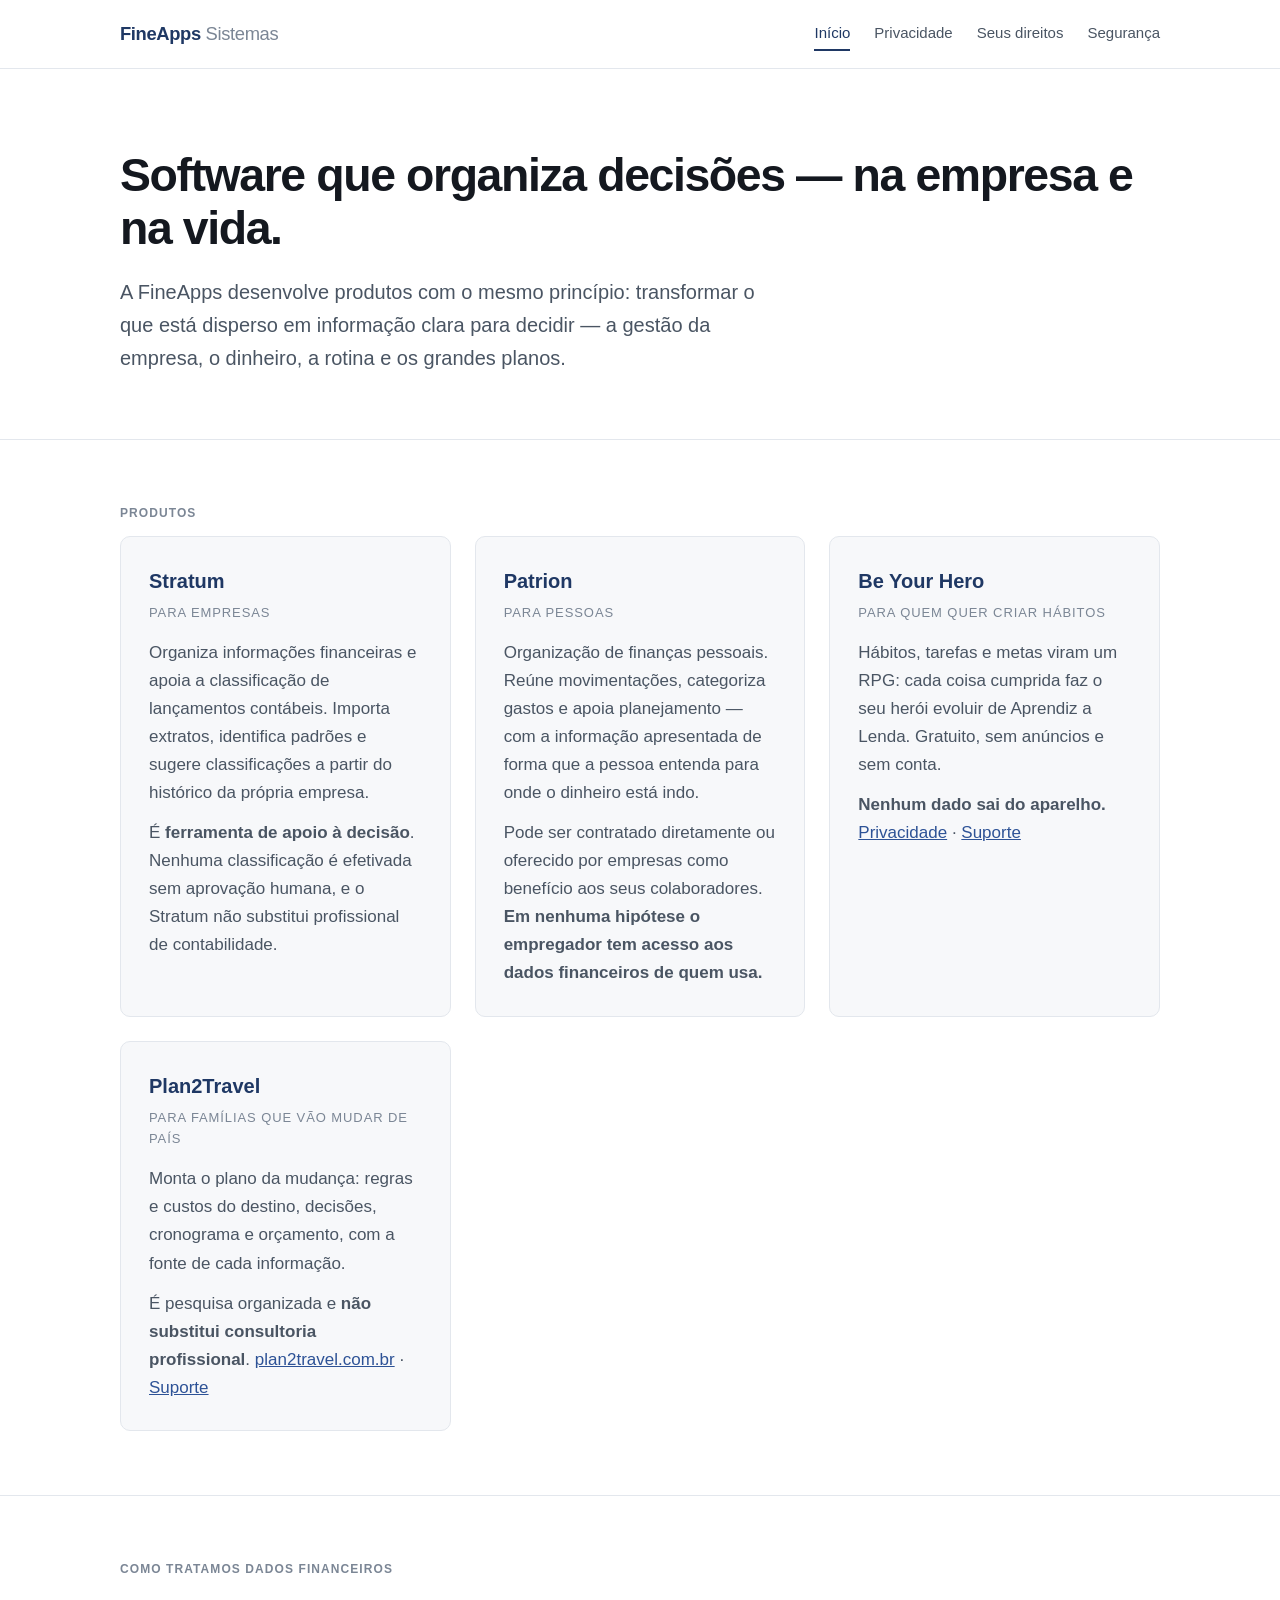
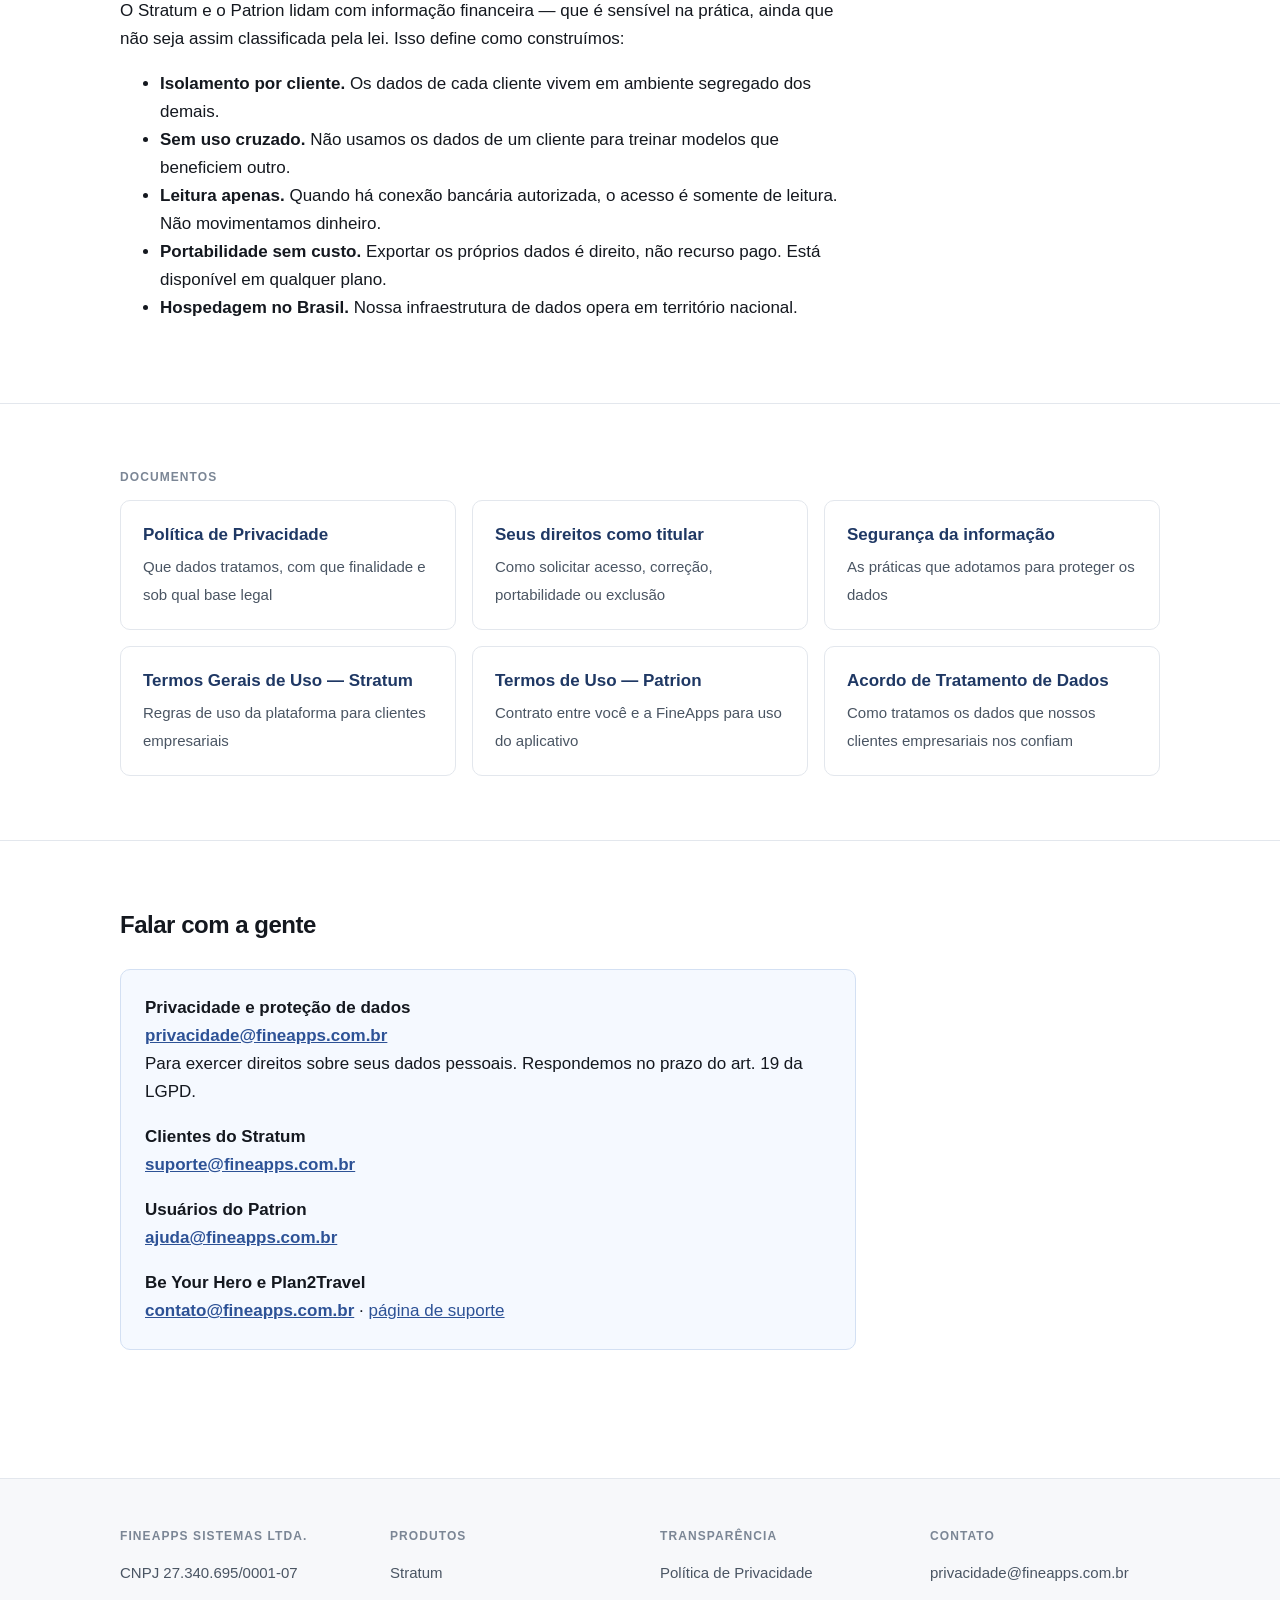
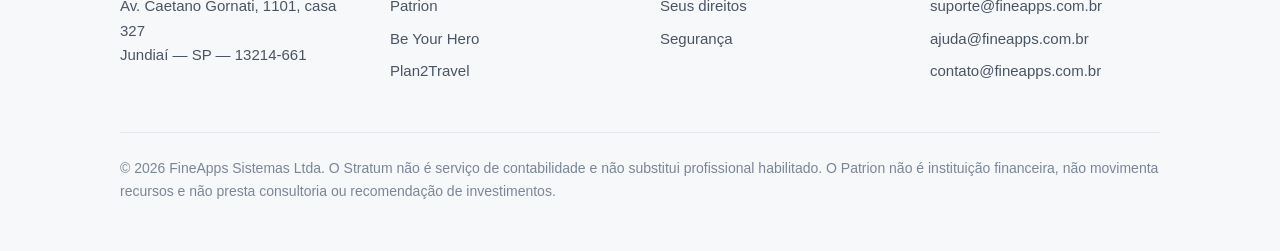
<file: index.html>
<!DOCTYPE html>
<html lang="pt-BR">
<head>
<meta charset="utf-8">
<meta name="viewport" content="width=device-width, initial-scale=1">
<title>FineApps Sistemas — Software para empresas e pessoas</title>
<meta name="description" content="A FineApps Sistemas Ltda. desenvolve software para empresas e pessoas: Stratum, Patrion, Be Your Hero e Plan2Travel.">
<link rel="stylesheet" href="style.css">
</head>
<body>

<a class="pular-para-conteudo" href="#conteudo">Pular para o conteúdo</a>

<header class="cabecalho">
  <div class="envoltorio">
    <a class="marca" href="index.html">FineApps <span>Sistemas</span></a>
    <nav class="navegacao" aria-label="Principal">
      <a href="index.html" aria-current="page">Início</a>
      <a href="privacidade.html">Privacidade</a>
      <a href="direitos.html">Seus direitos</a>
      <a href="seguranca.html">Segurança</a>
    </nav>
  </div>
</header>

<main id="conteudo">

  <section class="abertura">
    <div class="envoltorio">
      <h1>Software que organiza decisões — na empresa e na vida.</h1>
      <p class="linha-fina">
        A FineApps desenvolve produtos com o mesmo princípio: transformar o que está disperso em
        informação clara para decidir — a gestão da empresa, o dinheiro, a rotina e os grandes planos.
      </p>
    </div>
  </section>

  <section class="secao">
    <div class="envoltorio">
      <p class="rotulo">Produtos</p>
      <div class="produtos">

        <article class="produto">
          <h3>Stratum</h3>
          <p class="publico">Para empresas</p>
          <p>
            Organiza informações financeiras e apoia a classificação de lançamentos contábeis.
            Importa extratos, identifica padrões e sugere classificações a partir do histórico
            da própria empresa.
          </p>
          <p>
            É <strong>ferramenta de apoio à decisão</strong>. Nenhuma classificação é efetivada sem
            aprovação humana, e o Stratum não substitui profissional de contabilidade.
          </p>
        </article>

        <article class="produto">
          <h3>Patrion</h3>
          <p class="publico">Para pessoas</p>
          <p>
            Organização de finanças pessoais. Reúne movimentações, categoriza gastos e apoia
            planejamento — com a informação apresentada de forma que a pessoa entenda para onde
            o dinheiro está indo.
          </p>
          <p>
            Pode ser contratado diretamente ou oferecido por empresas como benefício aos seus
            colaboradores. <strong>Em nenhuma hipótese o empregador tem acesso aos dados
            financeiros de quem usa.</strong>
          </p>
        </article>

        <article class="produto">
          <h3>Be Your Hero</h3>
          <p class="publico">Para quem quer criar hábitos</p>
          <p>
            Hábitos, tarefas e metas viram um RPG: cada coisa cumprida faz o seu herói evoluir de
            Aprendiz a Lenda. Gratuito, sem anúncios e sem conta.
          </p>
          <p>
            <strong>Nenhum dado sai do aparelho.</strong>
            <a href="privacidade-be-your-hero.html">Privacidade</a> · <a href="suporte.html">Suporte</a>
          </p>
        </article>

        <article class="produto">
          <h3>Plan2Travel</h3>
          <p class="publico">Para famílias que vão mudar de país</p>
          <p>
            Monta o plano da mudança: regras e custos do destino, decisões, cronograma e orçamento,
            com a fonte de cada informação.
          </p>
          <p>
            É pesquisa organizada e <strong>não substitui consultoria profissional</strong>.
            <a href="https://plan2travel.com.br">plan2travel.com.br</a> · <a href="suporte.html">Suporte</a>
          </p>
        </article>

      </div>
    </div>
  </section>

  <section class="secao">
    <div class="envoltorio">
      <p class="rotulo">Como tratamos dados financeiros</p>
      <div class="coluna-texto">
        <p>
          O Stratum e o Patrion lidam com informação financeira — que é sensível na prática, ainda que
          não seja assim classificada pela lei. Isso define como construímos:
        </p>
        <ul>
          <li><strong>Isolamento por cliente.</strong> Os dados de cada cliente vivem em ambiente segregado dos demais.</li>
          <li><strong>Sem uso cruzado.</strong> Não usamos os dados de um cliente para treinar modelos que beneficiem outro.</li>
          <li><strong>Leitura apenas.</strong> Quando há conexão bancária autorizada, o acesso é somente de leitura. Não movimentamos dinheiro.</li>
          <li><strong>Portabilidade sem custo.</strong> Exportar os próprios dados é direito, não recurso pago. Está disponível em qualquer plano.</li>
          <li><strong>Hospedagem no Brasil.</strong> Nossa infraestrutura de dados opera em território nacional.</li>
        </ul>
      </div>
    </div>
  </section>

  <section class="secao">
    <div class="envoltorio">
      <p class="rotulo">Documentos</p>
      <div class="documentos">

        <a class="documento" href="privacidade.html">
          <strong>Política de Privacidade</strong>
          <span>Que dados tratamos, com que finalidade e sob qual base legal</span>
        </a>

        <a class="documento" href="direitos.html">
          <strong>Seus direitos como titular</strong>
          <span>Como solicitar acesso, correção, portabilidade ou exclusão</span>
        </a>

        <a class="documento" href="seguranca.html">
          <strong>Segurança da informação</strong>
          <span>As práticas que adotamos para proteger os dados</span>
        </a>

        <a class="documento" href="termos-stratum.html">
          <strong>Termos Gerais de Uso — Stratum</strong>
          <span>Regras de uso da plataforma para clientes empresariais</span>
        </a>

        <a class="documento" href="termos-patrion.html">
          <strong>Termos de Uso — Patrion</strong>
          <span>Contrato entre você e a FineApps para uso do aplicativo</span>
        </a>

        <a class="documento" href="dpa.html">
          <strong>Acordo de Tratamento de Dados</strong>
          <span>Como tratamos os dados que nossos clientes empresariais nos confiam</span>
        </a>

      </div>
    </div>
  </section>

  <section class="secao">
    <div class="envoltorio">
      <div class="coluna-texto">
        <h2>Falar com a gente</h2>
        <div class="caixa">
          <p><strong>Privacidade e proteção de dados</strong><br>
          <a class="email" href="mailto:privacidade@fineapps.com.br">privacidade@fineapps.com.br</a><br>
          Para exercer direitos sobre seus dados pessoais. Respondemos no prazo do art. 19 da LGPD.</p>

          <p><strong>Clientes do Stratum</strong><br>
          <a class="email" href="mailto:suporte@fineapps.com.br">suporte@fineapps.com.br</a></p>

          <p><strong>Usuários do Patrion</strong><br>
          <a class="email" href="mailto:ajuda@fineapps.com.br">ajuda@fineapps.com.br</a></p>

          <p><strong>Be Your Hero e Plan2Travel</strong><br>
          <a class="email" href="mailto:contato@fineapps.com.br">contato@fineapps.com.br</a> ·
          <a href="suporte.html">página de suporte</a></p>
        </div>
      </div>
    </div>
  </section>

</main>

<footer class="rodape">
  <div class="envoltorio">
    <div class="rodape-grade">

      <div>
        <h4>FineApps Sistemas Ltda.</h4>
        <p>CNPJ 27.340.695/0001-07</p>
        <p>Av. Caetano Gornati, 1101, casa 327<br>Jundiaí — SP — 13214-661</p>
      </div>

      <div>
        <h4>Produtos</h4>
        <ul>
          <li><a href="termos-stratum.html">Stratum</a></li>
          <li><a href="termos-patrion.html">Patrion</a></li>
          <li><a href="privacidade-be-your-hero.html">Be Your Hero</a></li>
          <li><a href="https://plan2travel.com.br">Plan2Travel</a></li>
        </ul>
      </div>

      <div>
        <h4>Transparência</h4>
        <ul>
          <li><a href="privacidade.html">Política de Privacidade</a></li>
          <li><a href="direitos.html">Seus direitos</a></li>
          <li><a href="seguranca.html">Segurança</a></li>
        </ul>
      </div>

      <div>
        <h4>Contato</h4>
        <ul>
          <li><a href="mailto:privacidade@fineapps.com.br">privacidade@fineapps.com.br</a></li>
          <li><a href="mailto:suporte@fineapps.com.br">suporte@fineapps.com.br</a></li>
          <li><a href="mailto:ajuda@fineapps.com.br">ajuda@fineapps.com.br</a></li>
          <li><a href="mailto:contato@fineapps.com.br">contato@fineapps.com.br</a></li>
        </ul>
      </div>

    </div>

    <p class="aviso-legal">
      © 2026 FineApps Sistemas Ltda. O Stratum não é serviço de contabilidade e não substitui
      profissional habilitado. O Patrion não é instituição financeira, não movimenta recursos e
      não presta consultoria ou recomendação de investimentos.
    </p>
  </div>
</footer>

</body>
</html>
</file>
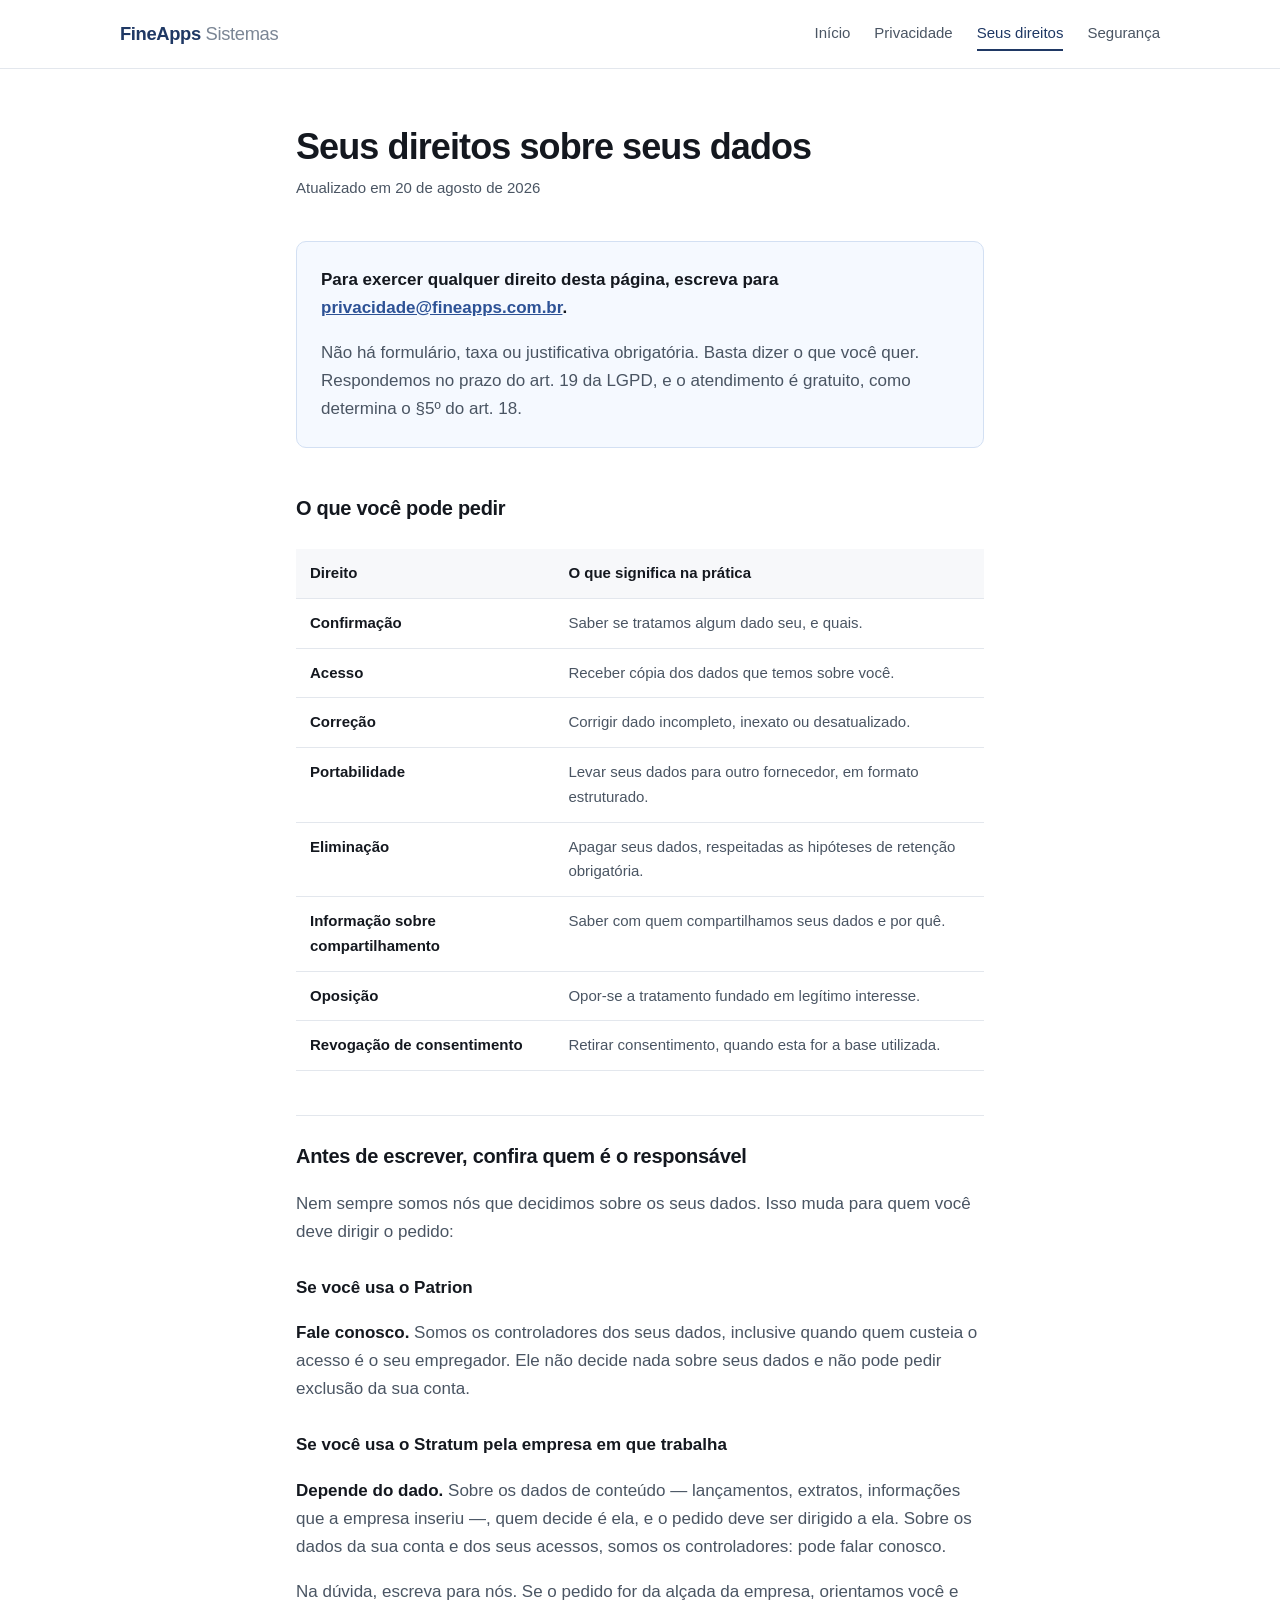
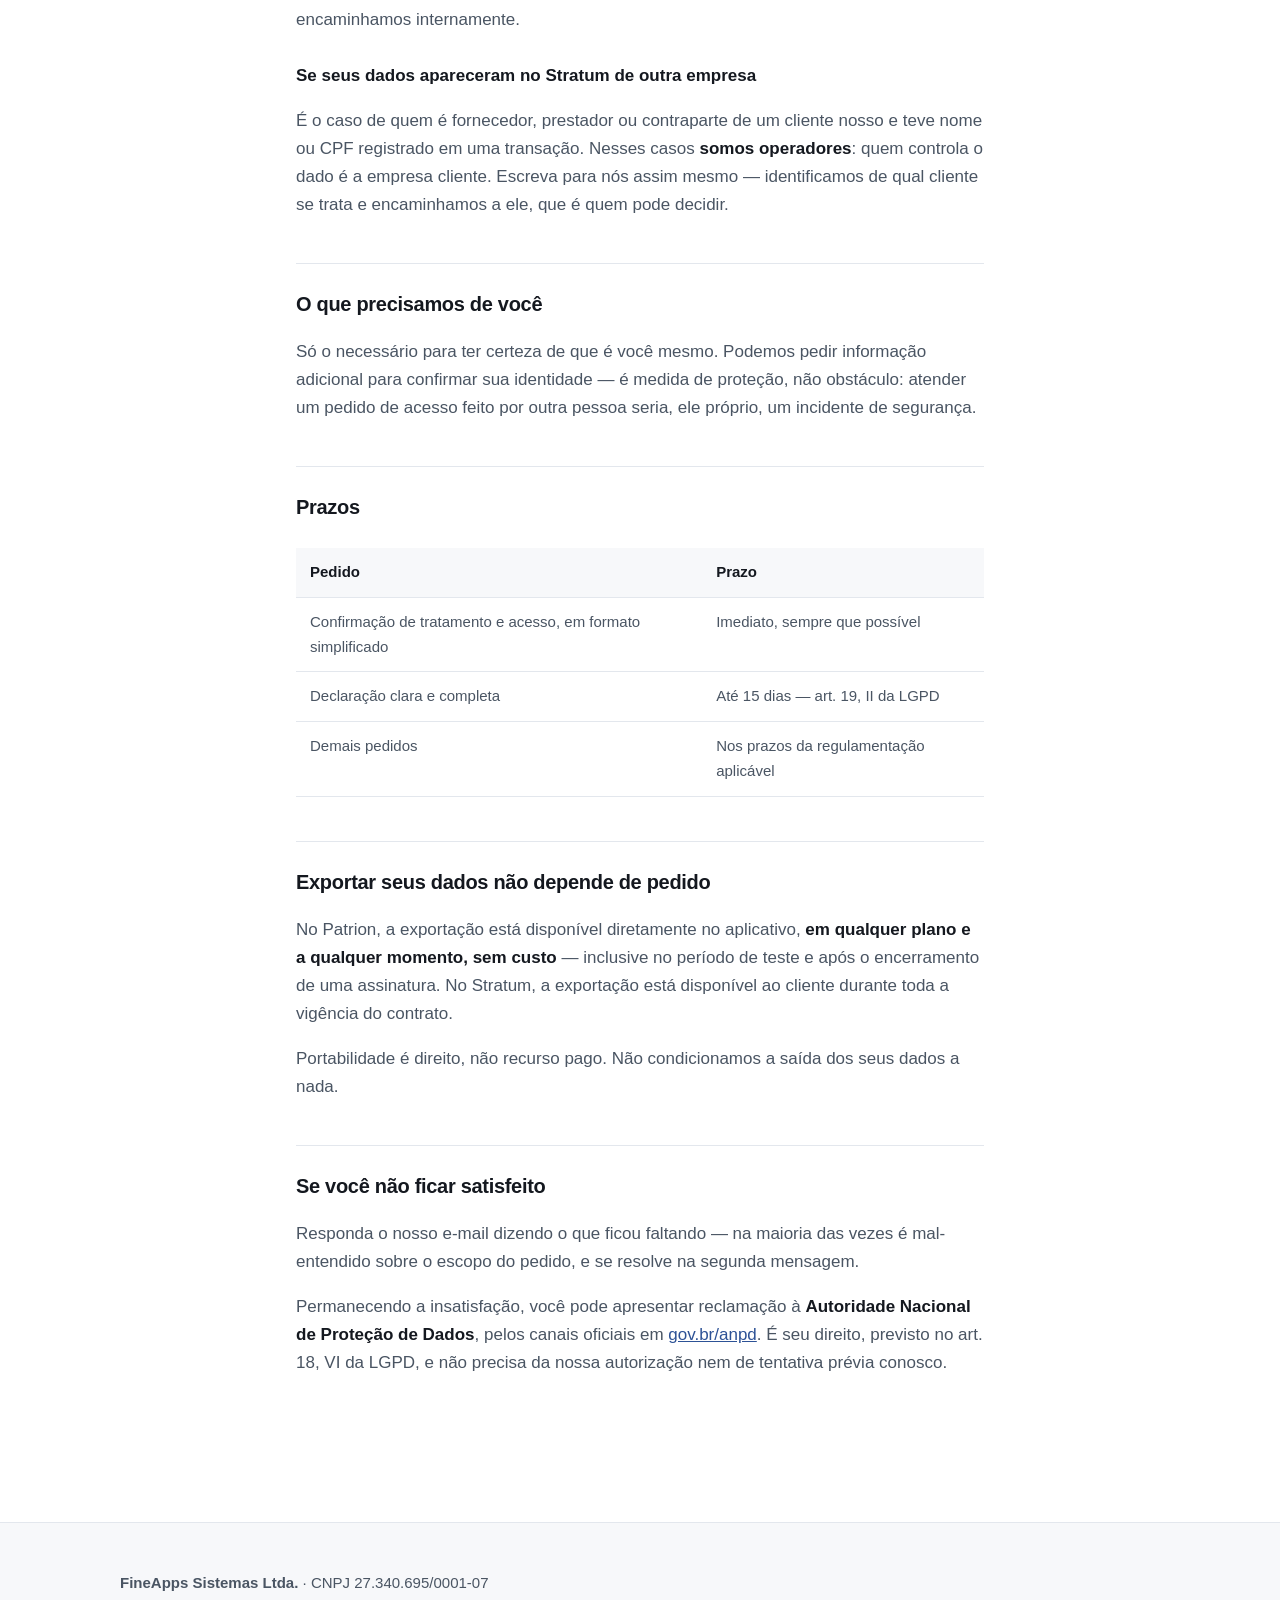
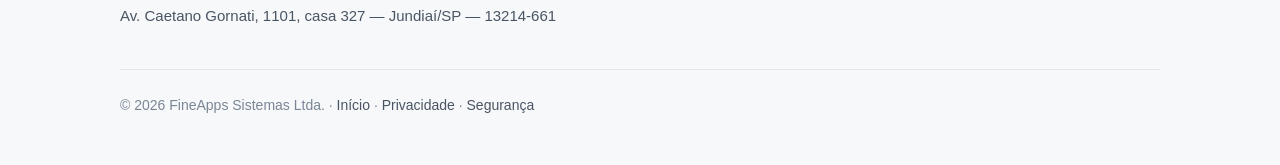
<file: direitos.html>
<!DOCTYPE html>
<html lang="pt-BR">
<head>
<meta charset="utf-8">
<meta name="viewport" content="width=device-width, initial-scale=1">
<title>Seus direitos sobre seus dados — FineApps Sistemas</title>
<meta name="description" content="Como exercer seus direitos de titular de dados pessoais junto à FineApps Sistemas Ltda.">
<link rel="stylesheet" href="style.css">
</head>
<body>

<a class="pular-para-conteudo" href="#conteudo">Pular para o conteúdo</a>

<header class="cabecalho">
  <div class="envoltorio">
    <a class="marca" href="index.html">FineApps <span>Sistemas</span></a>
    <nav class="navegacao" aria-label="Principal">
      <a href="index.html">Início</a>
      <a href="privacidade.html">Privacidade</a>
      <a href="direitos.html" aria-current="page">Seus direitos</a>
      <a href="seguranca.html">Segurança</a>
    </nav>
  </div>
</header>

<main id="conteudo" class="documento-longo">
  <div class="envoltorio coluna-texto">

    <h1>Seus direitos sobre seus dados</h1>
    <p class="vigencia">Atualizado em 20 de agosto de 2026</p>

    <div class="caixa">
      <p><strong>Para exercer qualquer direito desta página, escreva para
      <a class="email" href="mailto:privacidade@fineapps.com.br">privacidade@fineapps.com.br</a>.</strong></p>
      <p>
        Não há formulário, taxa ou justificativa obrigatória. Basta dizer o que você quer.
        Respondemos no prazo do art. 19 da LGPD, e o atendimento é gratuito, como determina
        o §5º do art. 18.
      </p>
    </div>

    <h2>O que você pode pedir</h2>

    <div class="tabela-envoltorio">
    <table>
      <thead>
        <tr><th>Direito</th><th>O que significa na prática</th></tr>
      </thead>
      <tbody>
        <tr>
          <td><strong>Confirmação</strong></td>
          <td>Saber se tratamos algum dado seu, e quais.</td>
        </tr>
        <tr>
          <td><strong>Acesso</strong></td>
          <td>Receber cópia dos dados que temos sobre você.</td>
        </tr>
        <tr>
          <td><strong>Correção</strong></td>
          <td>Corrigir dado incompleto, inexato ou desatualizado.</td>
        </tr>
        <tr>
          <td><strong>Portabilidade</strong></td>
          <td>Levar seus dados para outro fornecedor, em formato estruturado.</td>
        </tr>
        <tr>
          <td><strong>Eliminação</strong></td>
          <td>Apagar seus dados, respeitadas as hipóteses de retenção obrigatória.</td>
        </tr>
        <tr>
          <td><strong>Informação sobre compartilhamento</strong></td>
          <td>Saber com quem compartilhamos seus dados e por quê.</td>
        </tr>
        <tr>
          <td><strong>Oposição</strong></td>
          <td>Opor-se a tratamento fundado em legítimo interesse.</td>
        </tr>
        <tr>
          <td><strong>Revogação de consentimento</strong></td>
          <td>Retirar consentimento, quando esta for a base utilizada.</td>
        </tr>
      </tbody>
    </table>
    </div>

    <h2>Antes de escrever, confira quem é o responsável</h2>
    <p>
      Nem sempre somos nós que decidimos sobre os seus dados. Isso muda para quem você deve
      dirigir o pedido:
    </p>

    <h3>Se você usa o Patrion</h3>
    <p>
      <strong>Fale conosco.</strong> Somos os controladores dos seus dados, inclusive quando quem
      custeia o acesso é o seu empregador. Ele não decide nada sobre seus dados e não pode pedir
      exclusão da sua conta.
    </p>

    <h3>Se você usa o Stratum pela empresa em que trabalha</h3>
    <p>
      <strong>Depende do dado.</strong> Sobre os dados de conteúdo — lançamentos, extratos,
      informações que a empresa inseriu —, quem decide é ela, e o pedido deve ser dirigido a ela.
      Sobre os dados da sua conta e dos seus acessos, somos os controladores: pode falar conosco.
    </p>
    <p>
      Na dúvida, escreva para nós. Se o pedido for da alçada da empresa, orientamos você e
      encaminhamos internamente.
    </p>

    <h3>Se seus dados apareceram no Stratum de outra empresa</h3>
    <p>
      É o caso de quem é fornecedor, prestador ou contraparte de um cliente nosso e teve nome ou
      CPF registrado em uma transação. Nesses casos <strong>somos operadores</strong>: quem
      controla o dado é a empresa cliente. Escreva para nós assim mesmo — identificamos de qual
      cliente se trata e encaminhamos a ele, que é quem pode decidir.
    </p>

    <h2>O que precisamos de você</h2>
    <p>
      Só o necessário para ter certeza de que é você mesmo. Podemos pedir informação adicional
      para confirmar sua identidade — é medida de proteção, não obstáculo: atender um pedido de
      acesso feito por outra pessoa seria, ele próprio, um incidente de segurança.
    </p>

    <h2>Prazos</h2>
    <div class="tabela-envoltorio">
    <table>
      <thead>
        <tr><th>Pedido</th><th>Prazo</th></tr>
      </thead>
      <tbody>
        <tr>
          <td>Confirmação de tratamento e acesso, em formato simplificado</td>
          <td>Imediato, sempre que possível</td>
        </tr>
        <tr>
          <td>Declaração clara e completa</td>
          <td>Até 15 dias — art. 19, II da LGPD</td>
        </tr>
        <tr>
          <td>Demais pedidos</td>
          <td>Nos prazos da regulamentação aplicável</td>
        </tr>
      </tbody>
    </table>
    </div>

    <h2>Exportar seus dados não depende de pedido</h2>
    <p>
      No Patrion, a exportação está disponível diretamente no aplicativo, <strong>em qualquer
      plano e a qualquer momento, sem custo</strong> — inclusive no período de teste e após o
      encerramento de uma assinatura. No Stratum, a exportação está disponível ao cliente durante
      toda a vigência do contrato.
    </p>
    <p>
      Portabilidade é direito, não recurso pago. Não condicionamos a saída dos seus dados a nada.
    </p>

    <h2>Se você não ficar satisfeito</h2>
    <p>
      Responda o nosso e-mail dizendo o que ficou faltando — na maioria das vezes é mal-entendido
      sobre o escopo do pedido, e se resolve na segunda mensagem.
    </p>
    <p>
      Permanecendo a insatisfação, você pode apresentar reclamação à
      <strong>Autoridade Nacional de Proteção de Dados</strong>, pelos canais oficiais em
      <a href="https://www.gov.br/anpd" rel="noopener">gov.br/anpd</a>. É seu direito, previsto
      no art. 18, VI da LGPD, e não precisa da nossa autorização nem de tentativa prévia conosco.
    </p>

  </div>
</main>

<footer class="rodape">
  <div class="envoltorio">
    <p><strong>FineApps Sistemas Ltda.</strong> · CNPJ 27.340.695/0001-07</p>
    <p>Av. Caetano Gornati, 1101, casa 327 — Jundiaí/SP — 13214-661</p>
    <p class="aviso-legal">
      © 2026 FineApps Sistemas Ltda. ·
      <a href="index.html">Início</a> ·
      <a href="privacidade.html">Privacidade</a> ·
      <a href="seguranca.html">Segurança</a>
    </p>
  </div>
</footer>

</body>
</html>
</file>
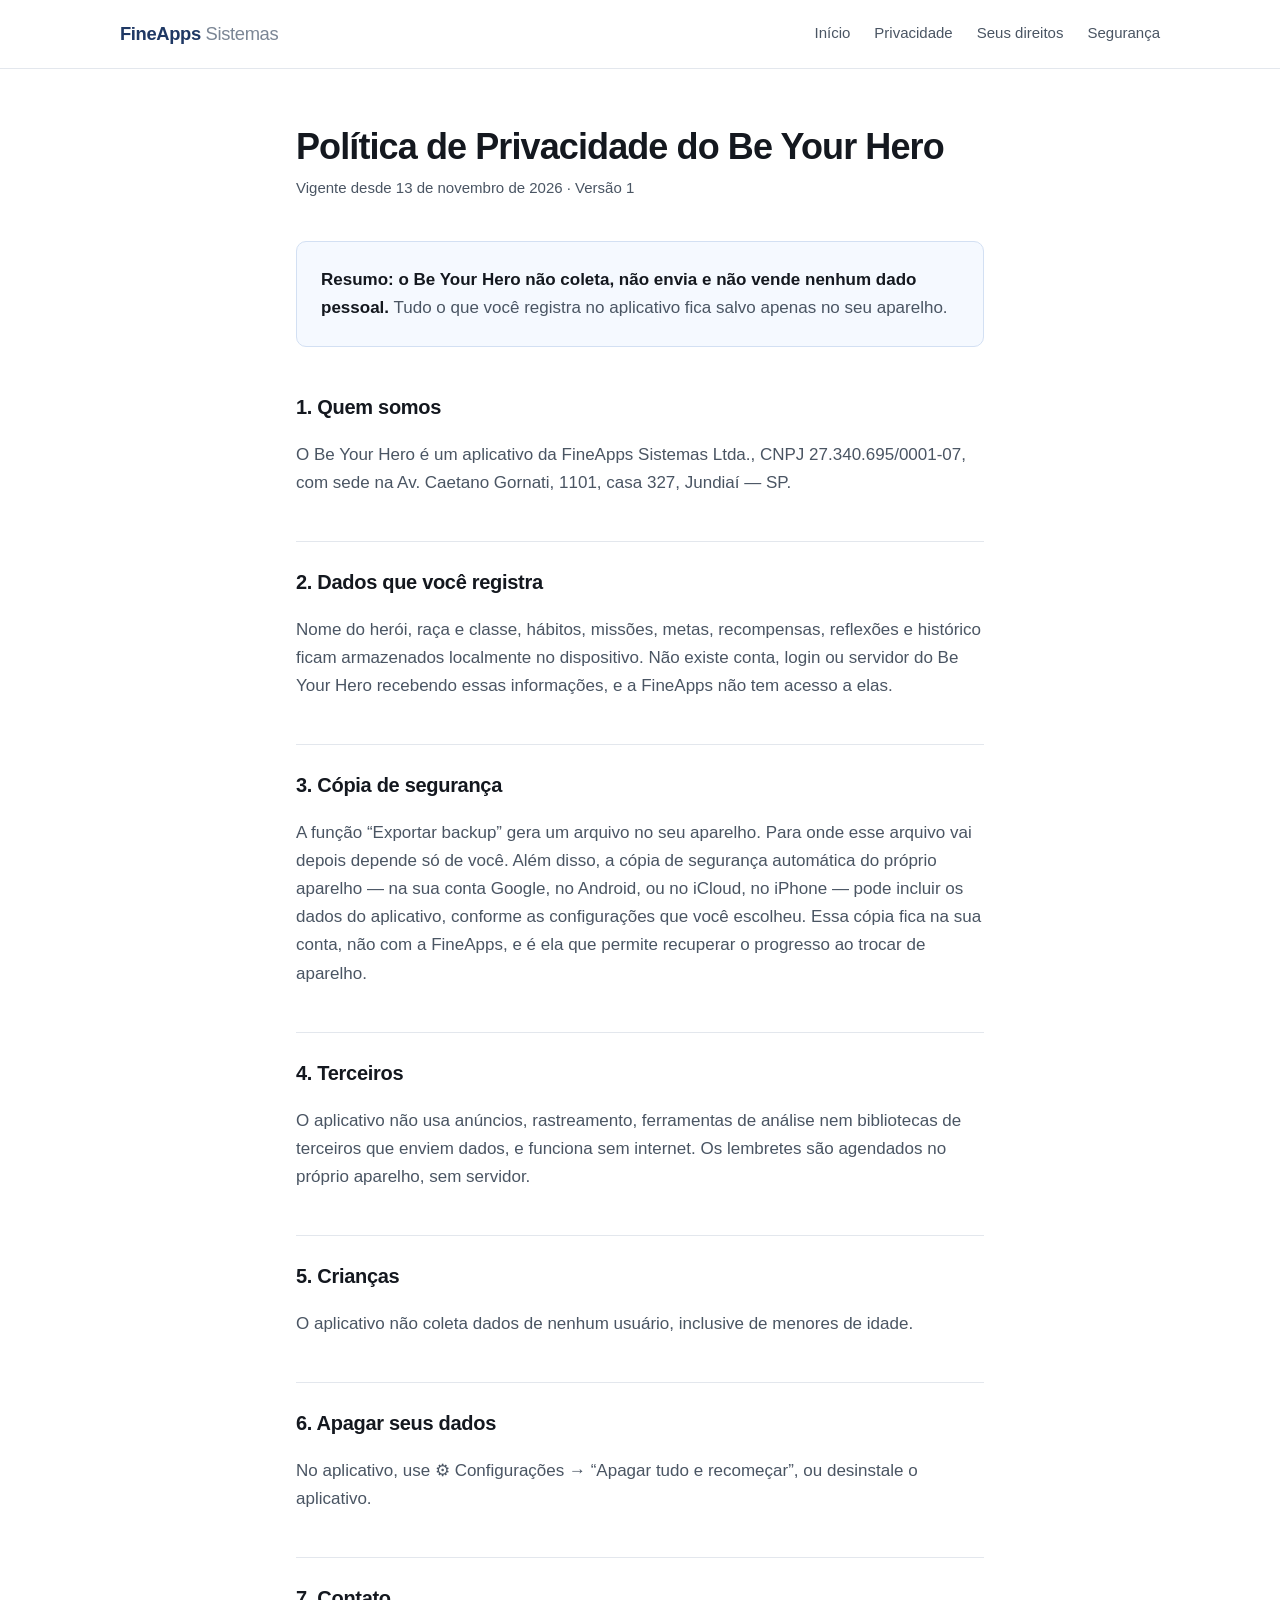
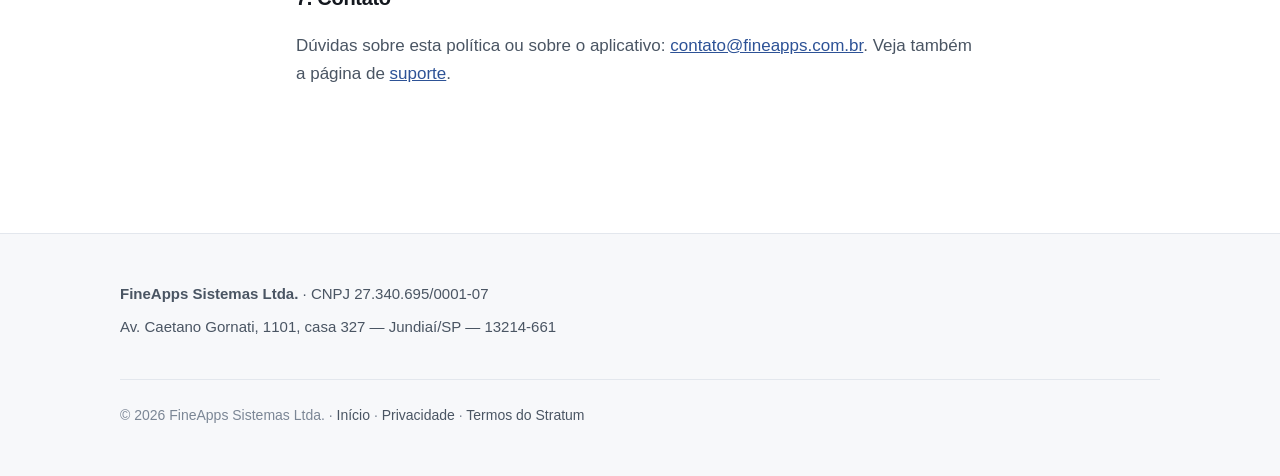
<file: privacidade-be-your-hero.html>
<!DOCTYPE html>
<html lang="pt-BR">
<head>
<meta charset="utf-8">
<meta name="viewport" content="width=device-width, initial-scale=1">
<title>Política de Privacidade do Be Your Hero — FineApps Sistemas</title>
<meta name="description" content="Política de privacidade do Be Your Hero, aplicativo de hábitos da FineApps Sistemas Ltda.: nenhum dado pessoal é coletado.">
<link rel="stylesheet" href="style.css">
</head>
<body>

<a class="pular-para-conteudo" href="#conteudo">Pular para o conteúdo</a>

<header class="cabecalho">
  <div class="envoltorio">
    <a class="marca" href="index.html">FineApps <span>Sistemas</span></a>
    <nav class="navegacao" aria-label="Principal">
      <a href="index.html">Início</a>
      <a href="privacidade.html">Privacidade</a>
      <a href="direitos.html">Seus direitos</a>
      <a href="seguranca.html">Segurança</a>
    </nav>
  </div>
</header>

<main id="conteudo" class="documento-longo">
  <div class="envoltorio coluna-texto">

    <h1>Política de Privacidade do Be Your Hero</h1>
    <p class="vigencia">Vigente desde 13 de novembro de 2026 · Versão 1</p>

    <div class="caixa">
      <p><strong>Resumo: o Be Your Hero não coleta, não envia e não vende nenhum dado pessoal.</strong>
      Tudo o que você registra no aplicativo fica salvo apenas no seu aparelho.</p>
    </div>

    <h2>1. Quem somos</h2>
    <p>O Be Your Hero é um aplicativo da FineApps Sistemas Ltda., CNPJ 27.340.695/0001-07,
    com sede na Av. Caetano Gornati, 1101, casa 327, Jundiaí — SP.</p>

    <h2>2. Dados que você registra</h2>
    <p>Nome do herói, raça e classe, hábitos, missões, metas, recompensas, reflexões e histórico
    ficam armazenados localmente no dispositivo. Não existe conta, login ou servidor do
    Be Your Hero recebendo essas informações, e a FineApps não tem acesso a elas.</p>

    <h2>3. Cópia de segurança</h2>
    <p>A função “Exportar backup” gera um arquivo no seu aparelho. Para onde esse arquivo vai
    depois depende só de você. Além disso, a cópia de segurança automática do próprio aparelho —
    na sua conta Google, no Android, ou no iCloud, no iPhone — pode incluir os dados do aplicativo,
    conforme as configurações que você escolheu. Essa cópia fica na sua conta, não com a FineApps,
    e é ela que permite recuperar o progresso ao trocar de aparelho.</p>

    <h2>4. Terceiros</h2>
    <p>O aplicativo não usa anúncios, rastreamento, ferramentas de análise nem bibliotecas de
    terceiros que enviem dados, e funciona sem internet. Os lembretes são agendados no próprio
    aparelho, sem servidor.</p>

    <h2>5. Crianças</h2>
    <p>O aplicativo não coleta dados de nenhum usuário, inclusive de menores de idade.</p>

    <h2>6. Apagar seus dados</h2>
    <p>No aplicativo, use ⚙ Configurações → “Apagar tudo e recomeçar”, ou desinstale o aplicativo.</p>

    <h2>7. Contato</h2>
    <p>Dúvidas sobre esta política ou sobre o aplicativo:
    <a href="mailto:contato@fineapps.com.br">contato@fineapps.com.br</a>. Veja também a página de
    <a href="suporte.html">suporte</a>.</p>

  </div>
</main>

<footer class="rodape">
  <div class="envoltorio">
    <p><strong>FineApps Sistemas Ltda.</strong> · CNPJ 27.340.695/0001-07</p>
    <p>Av. Caetano Gornati, 1101, casa 327 — Jundiaí/SP — 13214-661</p>
    <p class="aviso-legal">
      © 2026 FineApps Sistemas Ltda. ·
      <a href="index.html">Início</a> ·
      <a href="privacidade.html">Privacidade</a> ·
      <a href="termos-stratum.html">Termos do Stratum</a>
    </p>
  </div>
</footer>

</body>
</html>
</file>
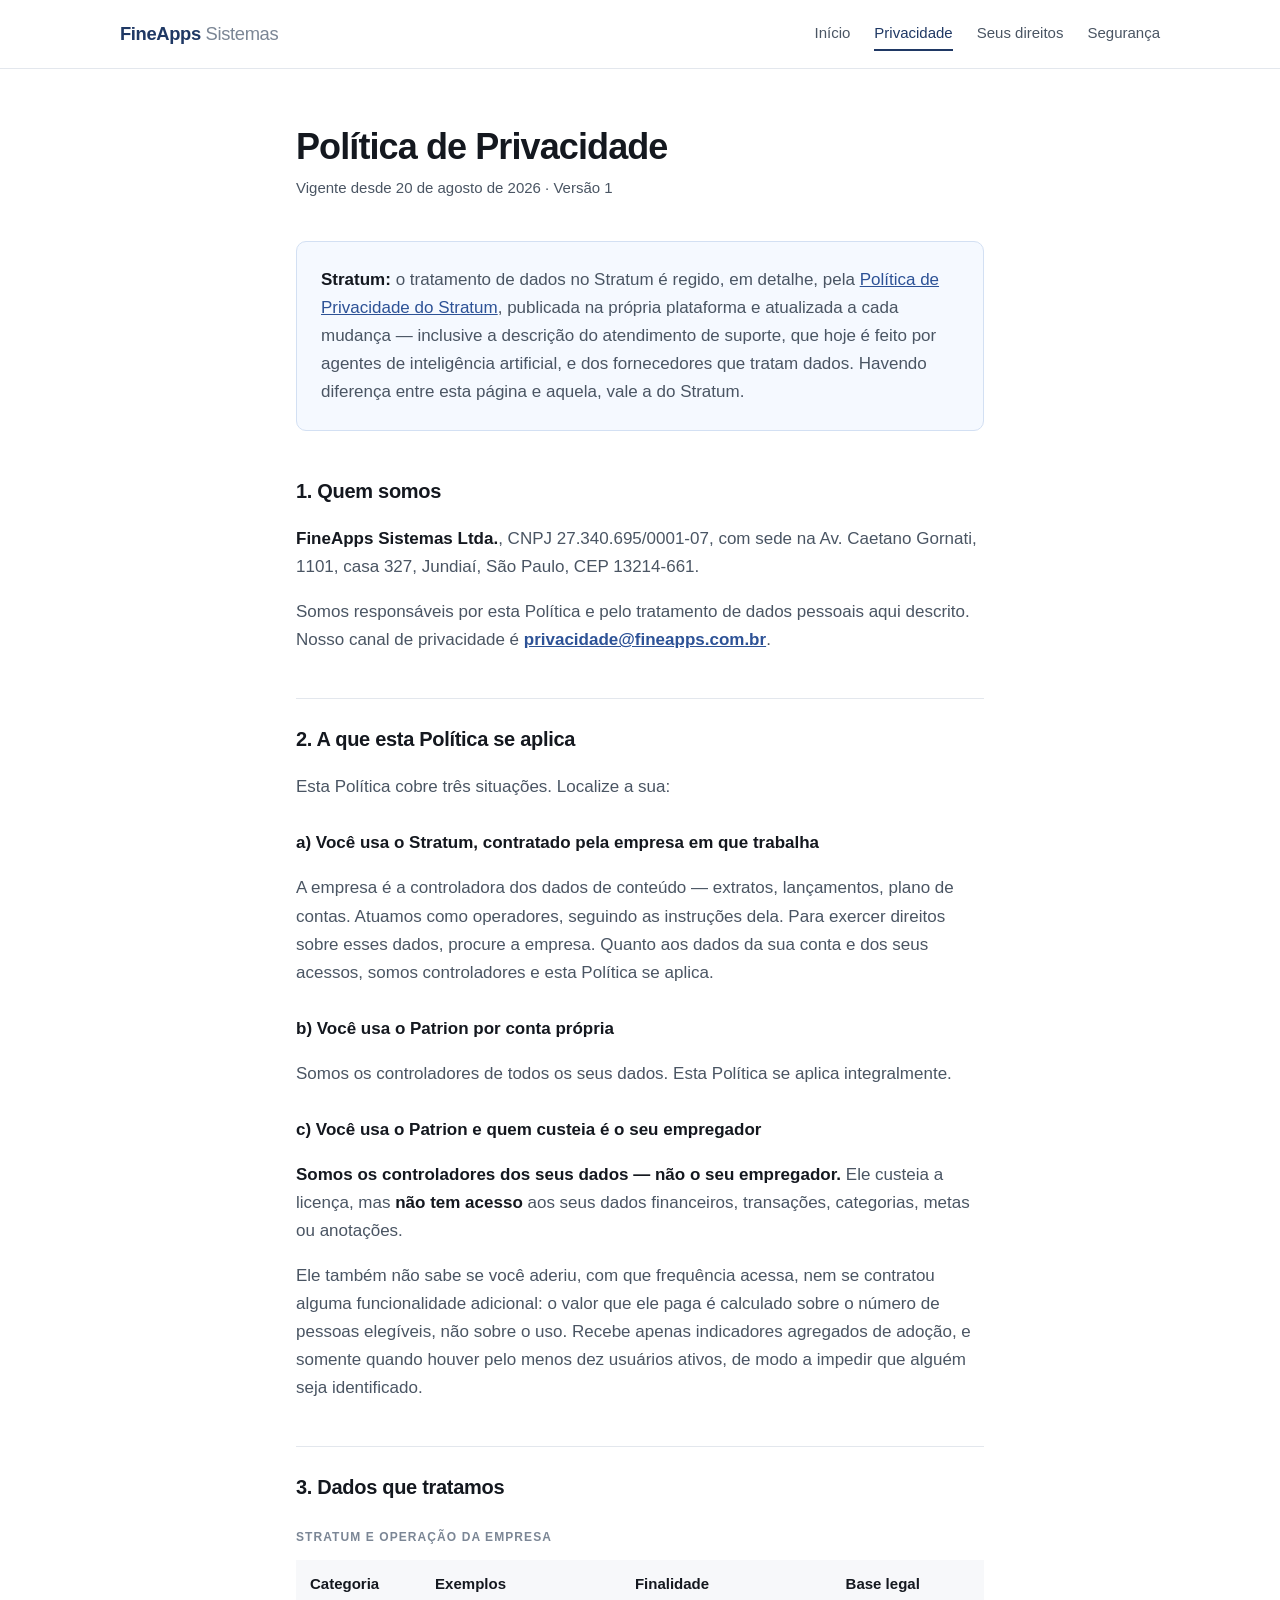
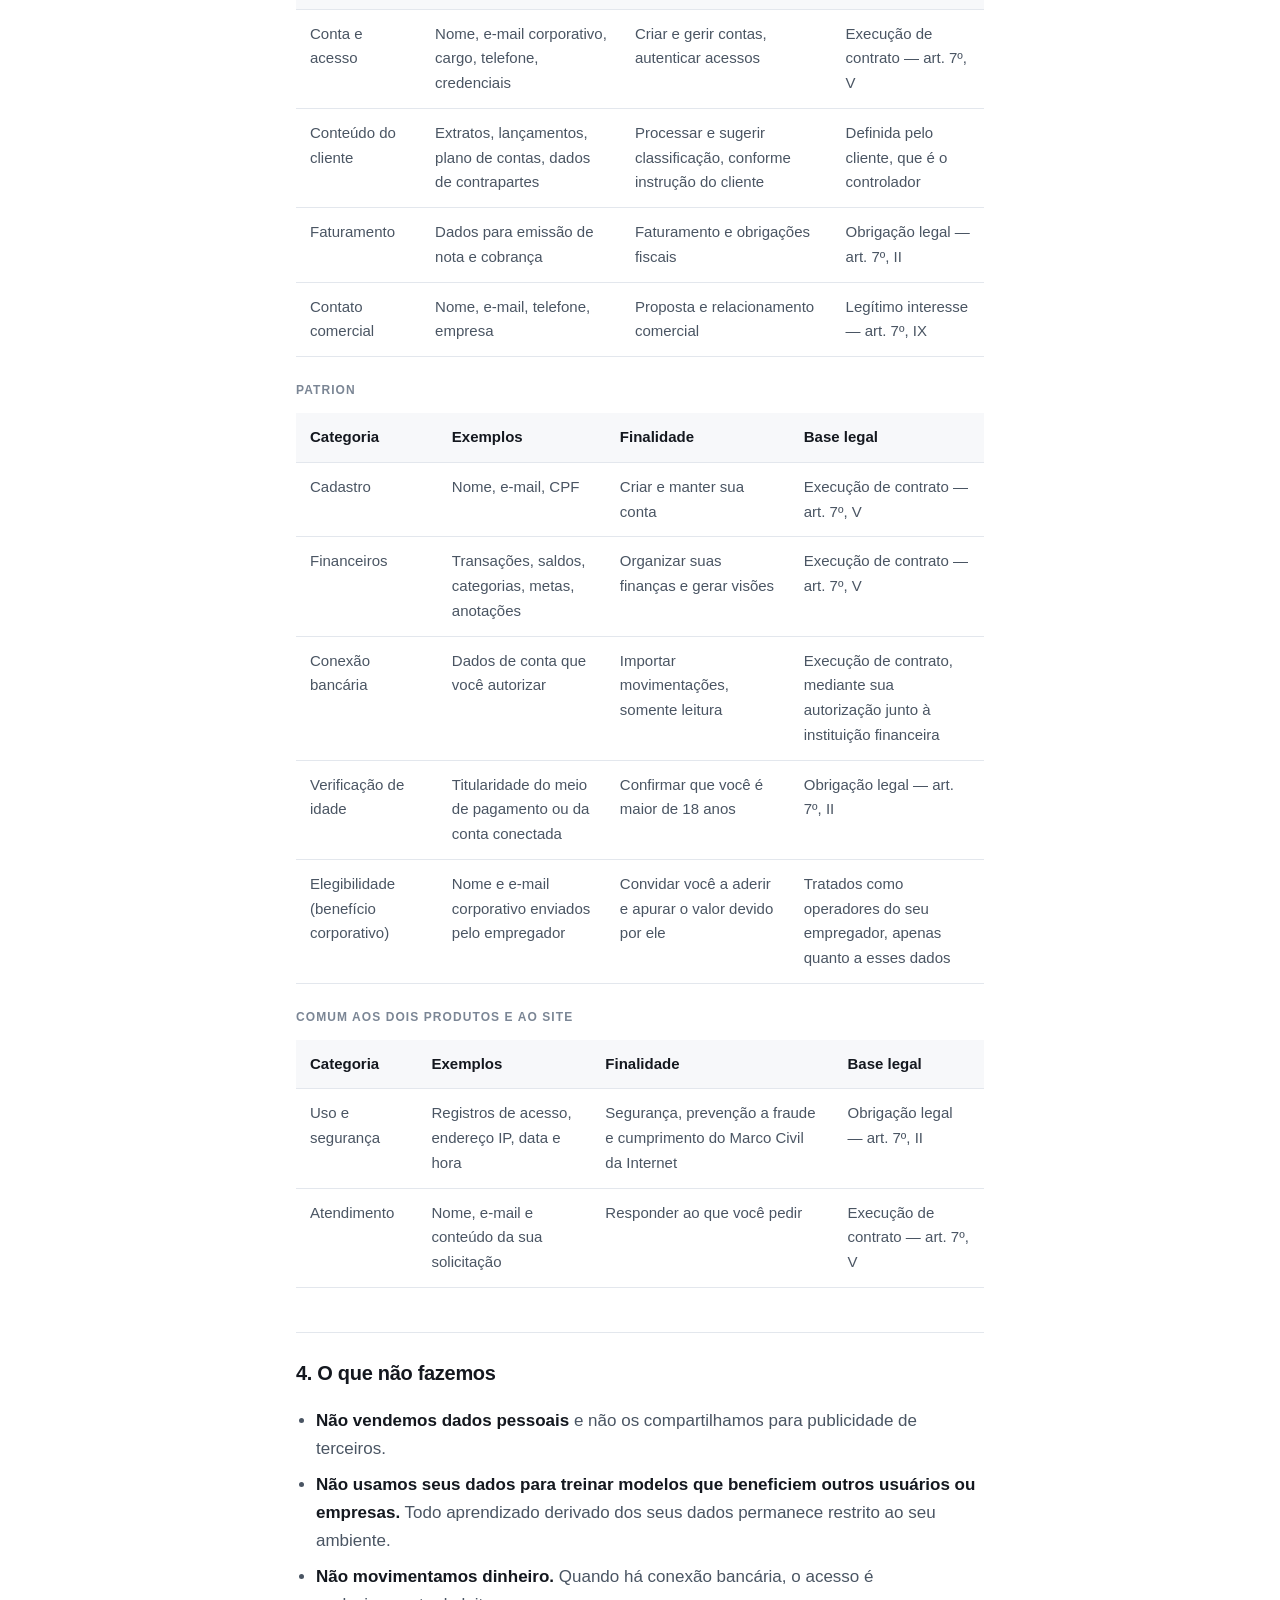
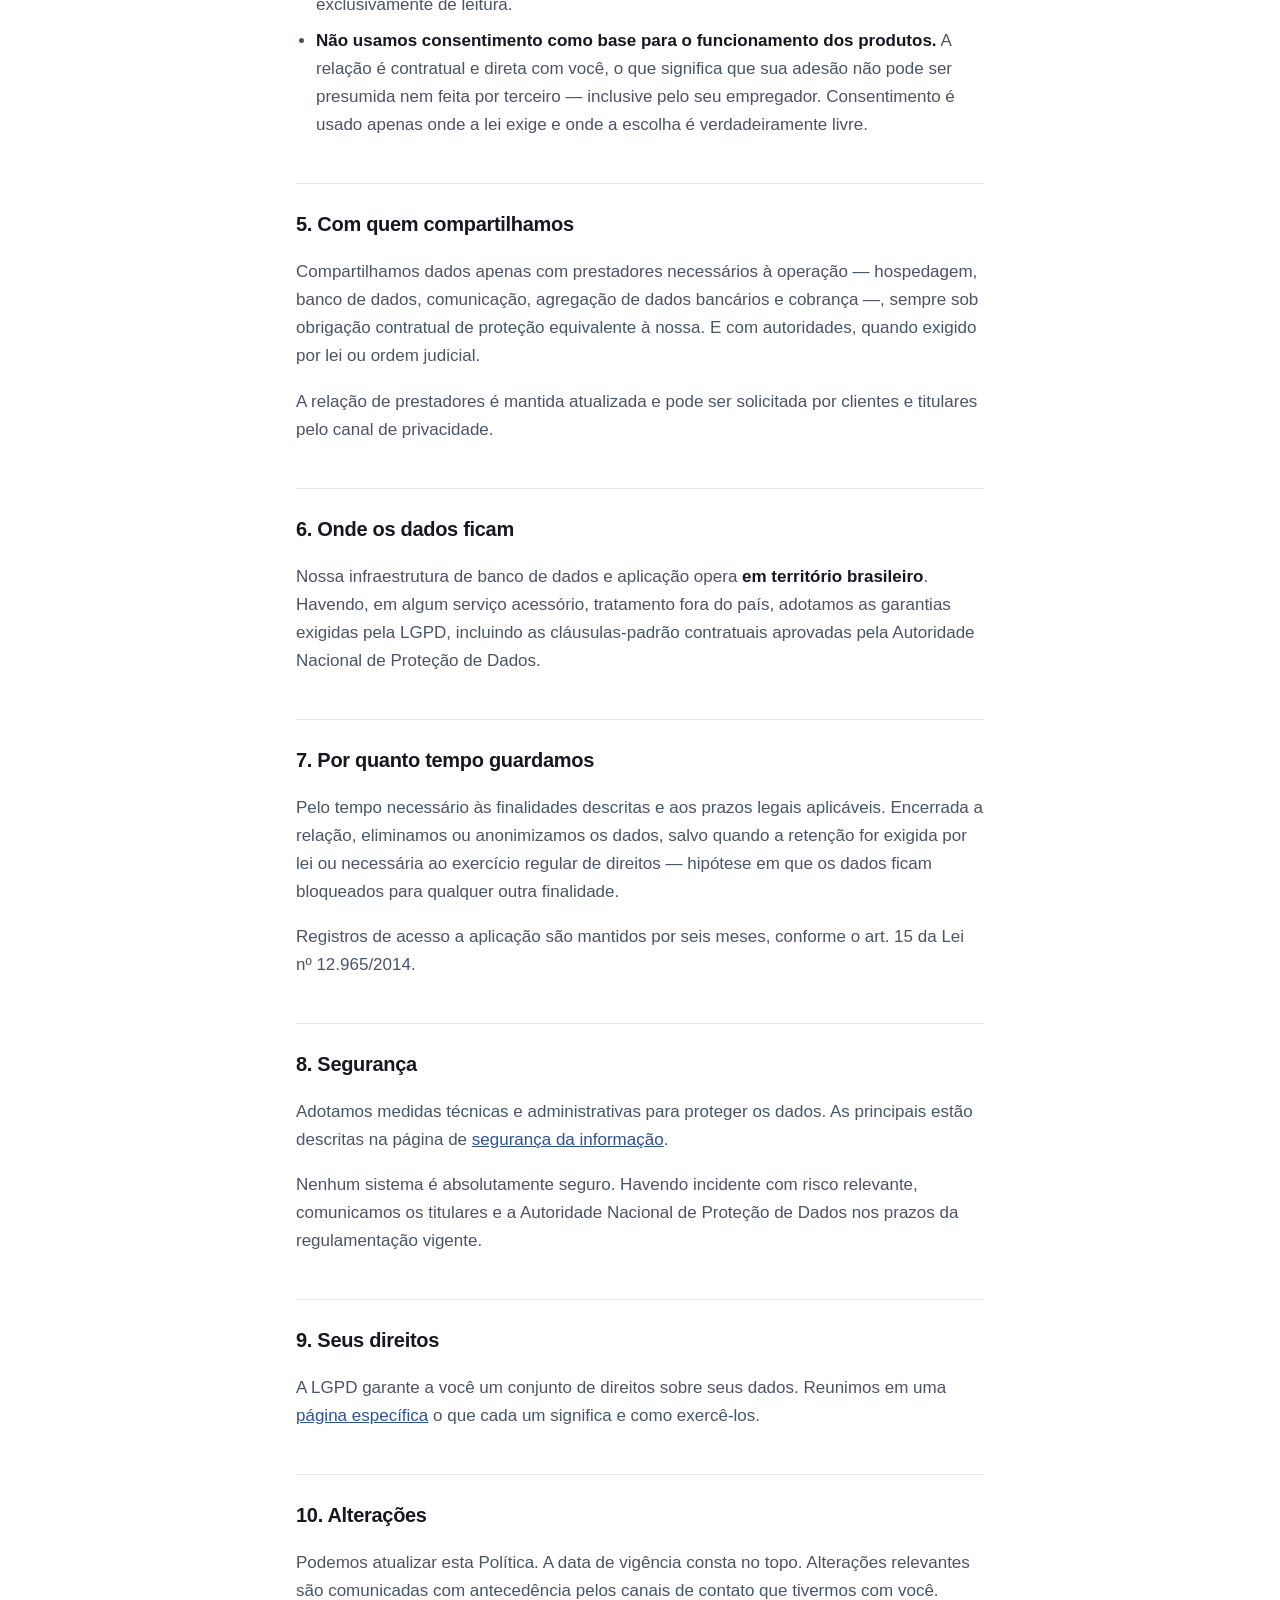
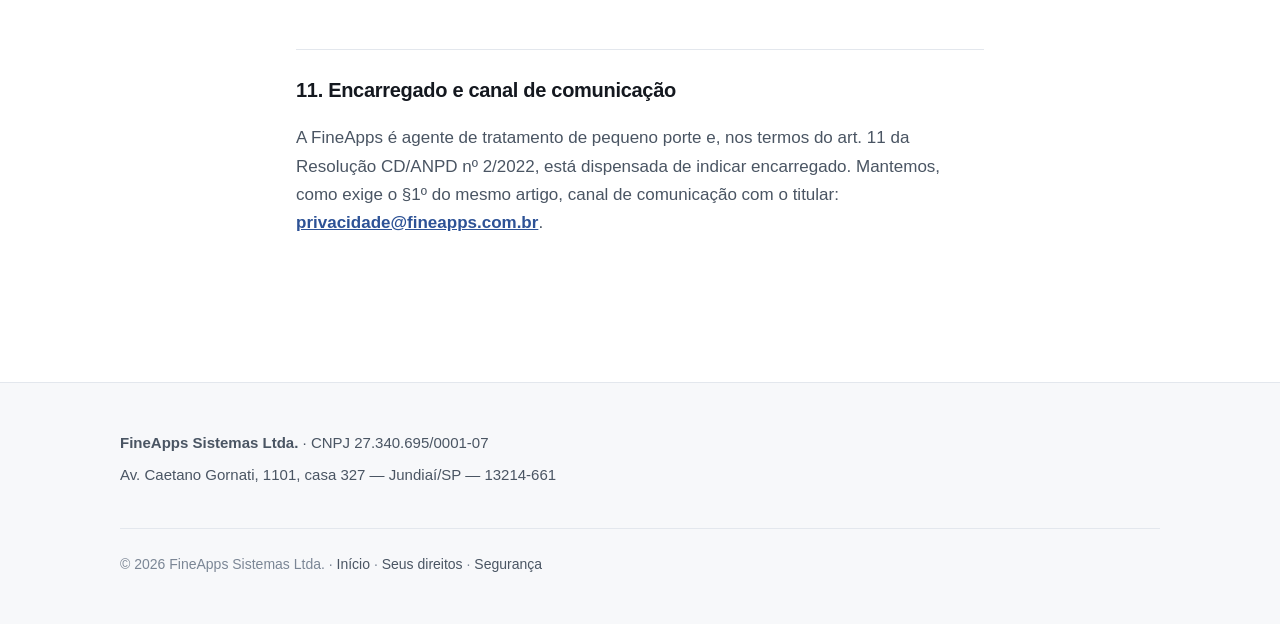
<file: privacidade.html>
<!DOCTYPE html>
<html lang="pt-BR">
<head>
<meta charset="utf-8">
<meta name="viewport" content="width=device-width, initial-scale=1">
<title>Política de Privacidade — FineApps Sistemas</title>
<meta name="description" content="Como a FineApps Sistemas Ltda. trata dados pessoais nos produtos Stratum e Patrion.">
<link rel="stylesheet" href="style.css">
</head>
<body>

<a class="pular-para-conteudo" href="#conteudo">Pular para o conteúdo</a>

<header class="cabecalho">
  <div class="envoltorio">
    <a class="marca" href="index.html">FineApps <span>Sistemas</span></a>
    <nav class="navegacao" aria-label="Principal">
      <a href="index.html">Início</a>
      <a href="privacidade.html" aria-current="page">Privacidade</a>
      <a href="direitos.html">Seus direitos</a>
      <a href="seguranca.html">Segurança</a>
    </nav>
  </div>
</header>

<main id="conteudo" class="documento-longo">
  <div class="envoltorio coluna-texto">

    <h1>Política de Privacidade</h1>
    <p class="vigencia">Vigente desde 20 de agosto de 2026 · Versão 1</p>

    <div class="caixa">
      <p>
        <strong>Stratum:</strong> o tratamento de dados no Stratum é regido, em detalhe, pela
        <a href="https://app.stratum-tool.com/privacidade">Política de Privacidade do Stratum</a>,
        publicada na própria plataforma e atualizada a cada mudança — inclusive a descrição do
        atendimento de suporte, que hoje é feito por agentes de inteligência artificial, e dos
        fornecedores que tratam dados. Havendo diferença entre esta página e aquela, vale a do Stratum.
      </p>
    </div>

    <h2>1. Quem somos</h2>
    <p>
      <strong>FineApps Sistemas Ltda.</strong>, CNPJ 27.340.695/0001-07, com sede na
      Av. Caetano Gornati, 1101, casa 327, Jundiaí, São Paulo, CEP 13214-661.
    </p>
    <p>
      Somos responsáveis por esta Política e pelo tratamento de dados pessoais aqui descrito.
      Nosso canal de privacidade é
      <a class="email" href="mailto:privacidade@fineapps.com.br">privacidade@fineapps.com.br</a>.
    </p>

    <h2>2. A que esta Política se aplica</h2>
    <p>Esta Política cobre três situações. Localize a sua:</p>

    <h3>a) Você usa o Stratum, contratado pela empresa em que trabalha</h3>
    <p>
      A empresa é a controladora dos dados de conteúdo — extratos, lançamentos, plano de contas.
      Atuamos como operadores, seguindo as instruções dela. Para exercer direitos sobre esses dados,
      procure a empresa. Quanto aos dados da sua conta e dos seus acessos, somos controladores e
      esta Política se aplica.
    </p>

    <h3>b) Você usa o Patrion por conta própria</h3>
    <p>
      Somos os controladores de todos os seus dados. Esta Política se aplica integralmente.
    </p>

    <h3>c) Você usa o Patrion e quem custeia é o seu empregador</h3>
    <p>
      <strong>Somos os controladores dos seus dados — não o seu empregador.</strong> Ele custeia
      a licença, mas <strong>não tem acesso</strong> aos seus dados financeiros, transações,
      categorias, metas ou anotações.
    </p>
    <p>
      Ele também não sabe se você aderiu, com que frequência acessa, nem se contratou alguma
      funcionalidade adicional: o valor que ele paga é calculado sobre o número de pessoas
      elegíveis, não sobre o uso. Recebe apenas indicadores agregados de adoção, e somente quando
      houver pelo menos dez usuários ativos, de modo a impedir que alguém seja identificado.
    </p>

    <h2>3. Dados que tratamos</h2>

    <div class="tabela-envoltorio">
    <table>
      <caption class="rotulo" style="text-align:left; margin-bottom:.75rem;">Stratum e operação da empresa</caption>
      <thead>
        <tr><th>Categoria</th><th>Exemplos</th><th>Finalidade</th><th>Base legal</th></tr>
      </thead>
      <tbody>
        <tr>
          <td>Conta e acesso</td>
          <td>Nome, e-mail corporativo, cargo, telefone, credenciais</td>
          <td>Criar e gerir contas, autenticar acessos</td>
          <td>Execução de contrato — art. 7º, V</td>
        </tr>
        <tr>
          <td>Conteúdo do cliente</td>
          <td>Extratos, lançamentos, plano de contas, dados de contrapartes</td>
          <td>Processar e sugerir classificação, conforme instrução do cliente</td>
          <td>Definida pelo cliente, que é o controlador</td>
        </tr>
        <tr>
          <td>Faturamento</td>
          <td>Dados para emissão de nota e cobrança</td>
          <td>Faturamento e obrigações fiscais</td>
          <td>Obrigação legal — art. 7º, II</td>
        </tr>
        <tr>
          <td>Contato comercial</td>
          <td>Nome, e-mail, telefone, empresa</td>
          <td>Proposta e relacionamento comercial</td>
          <td>Legítimo interesse — art. 7º, IX</td>
        </tr>
      </tbody>
    </table>
    </div>

    <div class="tabela-envoltorio">
    <table>
      <caption class="rotulo" style="text-align:left; margin-bottom:.75rem;">Patrion</caption>
      <thead>
        <tr><th>Categoria</th><th>Exemplos</th><th>Finalidade</th><th>Base legal</th></tr>
      </thead>
      <tbody>
        <tr>
          <td>Cadastro</td>
          <td>Nome, e-mail, CPF</td>
          <td>Criar e manter sua conta</td>
          <td>Execução de contrato — art. 7º, V</td>
        </tr>
        <tr>
          <td>Financeiros</td>
          <td>Transações, saldos, categorias, metas, anotações</td>
          <td>Organizar suas finanças e gerar visões</td>
          <td>Execução de contrato — art. 7º, V</td>
        </tr>
        <tr>
          <td>Conexão bancária</td>
          <td>Dados de conta que você autorizar</td>
          <td>Importar movimentações, somente leitura</td>
          <td>Execução de contrato, mediante sua autorização junto à instituição financeira</td>
        </tr>
        <tr>
          <td>Verificação de idade</td>
          <td>Titularidade do meio de pagamento ou da conta conectada</td>
          <td>Confirmar que você é maior de 18 anos</td>
          <td>Obrigação legal — art. 7º, II</td>
        </tr>
        <tr>
          <td>Elegibilidade (benefício corporativo)</td>
          <td>Nome e e-mail corporativo enviados pelo empregador</td>
          <td>Convidar você a aderir e apurar o valor devido por ele</td>
          <td>Tratados como operadores do seu empregador, apenas quanto a esses dados</td>
        </tr>
      </tbody>
    </table>
    </div>

    <div class="tabela-envoltorio">
    <table>
      <caption class="rotulo" style="text-align:left; margin-bottom:.75rem;">Comum aos dois produtos e ao site</caption>
      <thead>
        <tr><th>Categoria</th><th>Exemplos</th><th>Finalidade</th><th>Base legal</th></tr>
      </thead>
      <tbody>
        <tr>
          <td>Uso e segurança</td>
          <td>Registros de acesso, endereço IP, data e hora</td>
          <td>Segurança, prevenção a fraude e cumprimento do Marco Civil da Internet</td>
          <td>Obrigação legal — art. 7º, II</td>
        </tr>
        <tr>
          <td>Atendimento</td>
          <td>Nome, e-mail e conteúdo da sua solicitação</td>
          <td>Responder ao que você pedir</td>
          <td>Execução de contrato — art. 7º, V</td>
        </tr>
      </tbody>
    </table>
    </div>

    <h2>4. O que não fazemos</h2>
    <ul>
      <li><strong>Não vendemos dados pessoais</strong> e não os compartilhamos para publicidade de terceiros.</li>
      <li><strong>Não usamos seus dados para treinar modelos que beneficiem outros usuários ou empresas.</strong> Todo aprendizado derivado dos seus dados permanece restrito ao seu ambiente.</li>
      <li><strong>Não movimentamos dinheiro.</strong> Quando há conexão bancária, o acesso é exclusivamente de leitura.</li>
      <li><strong>Não usamos consentimento como base para o funcionamento dos produtos.</strong> A relação é contratual e direta com você, o que significa que sua adesão não pode ser presumida nem feita por terceiro — inclusive pelo seu empregador. Consentimento é usado apenas onde a lei exige e onde a escolha é verdadeiramente livre.</li>
    </ul>

    <h2>5. Com quem compartilhamos</h2>
    <p>
      Compartilhamos dados apenas com prestadores necessários à operação — hospedagem, banco de
      dados, comunicação, agregação de dados bancários e cobrança —, sempre sob obrigação
      contratual de proteção equivalente à nossa. E com autoridades, quando exigido por lei ou
      ordem judicial.
    </p>
    <p>
      A relação de prestadores é mantida atualizada e pode ser solicitada por clientes e titulares
      pelo canal de privacidade.
    </p>

    <h2>6. Onde os dados ficam</h2>
    <p>
      Nossa infraestrutura de banco de dados e aplicação opera <strong>em território
      brasileiro</strong>. Havendo, em algum serviço acessório, tratamento fora do país, adotamos
      as garantias exigidas pela LGPD, incluindo as cláusulas-padrão contratuais aprovadas pela
      Autoridade Nacional de Proteção de Dados.
    </p>

    <h2>7. Por quanto tempo guardamos</h2>
    <p>
      Pelo tempo necessário às finalidades descritas e aos prazos legais aplicáveis. Encerrada a
      relação, eliminamos ou anonimizamos os dados, salvo quando a retenção for exigida por lei ou
      necessária ao exercício regular de direitos — hipótese em que os dados ficam bloqueados para
      qualquer outra finalidade.
    </p>
    <p>
      Registros de acesso a aplicação são mantidos por seis meses, conforme o art. 15 da Lei
      nº 12.965/2014.
    </p>

    <h2>8. Segurança</h2>
    <p>
      Adotamos medidas técnicas e administrativas para proteger os dados. As principais estão
      descritas na página de <a href="seguranca.html">segurança da informação</a>.
    </p>
    <p>
      Nenhum sistema é absolutamente seguro. Havendo incidente com risco relevante, comunicamos os
      titulares e a Autoridade Nacional de Proteção de Dados nos prazos da regulamentação vigente.
    </p>

    <h2>9. Seus direitos</h2>
    <p>
      A LGPD garante a você um conjunto de direitos sobre seus dados. Reunimos em uma
      <a href="direitos.html">página específica</a> o que cada um significa e como exercê-los.
    </p>

    <h2>10. Alterações</h2>
    <p>
      Podemos atualizar esta Política. A data de vigência consta no topo. Alterações relevantes
      são comunicadas com antecedência pelos canais de contato que tivermos com você.
    </p>

    <h2>11. Encarregado e canal de comunicação</h2>
    <p>
      A FineApps é agente de tratamento de pequeno porte e, nos termos do art. 11 da Resolução
      CD/ANPD nº 2/2022, está dispensada de indicar encarregado. Mantemos, como exige o §1º do
      mesmo artigo, canal de comunicação com o titular:
      <a class="email" href="mailto:privacidade@fineapps.com.br">privacidade@fineapps.com.br</a>.
    </p>

  </div>
</main>

<footer class="rodape">
  <div class="envoltorio">
    <p><strong>FineApps Sistemas Ltda.</strong> · CNPJ 27.340.695/0001-07</p>
    <p>Av. Caetano Gornati, 1101, casa 327 — Jundiaí/SP — 13214-661</p>
    <p class="aviso-legal">
      © 2026 FineApps Sistemas Ltda. ·
      <a href="index.html">Início</a> ·
      <a href="direitos.html">Seus direitos</a> ·
      <a href="seguranca.html">Segurança</a>
    </p>
  </div>
</footer>

</body>
</html>
</file>
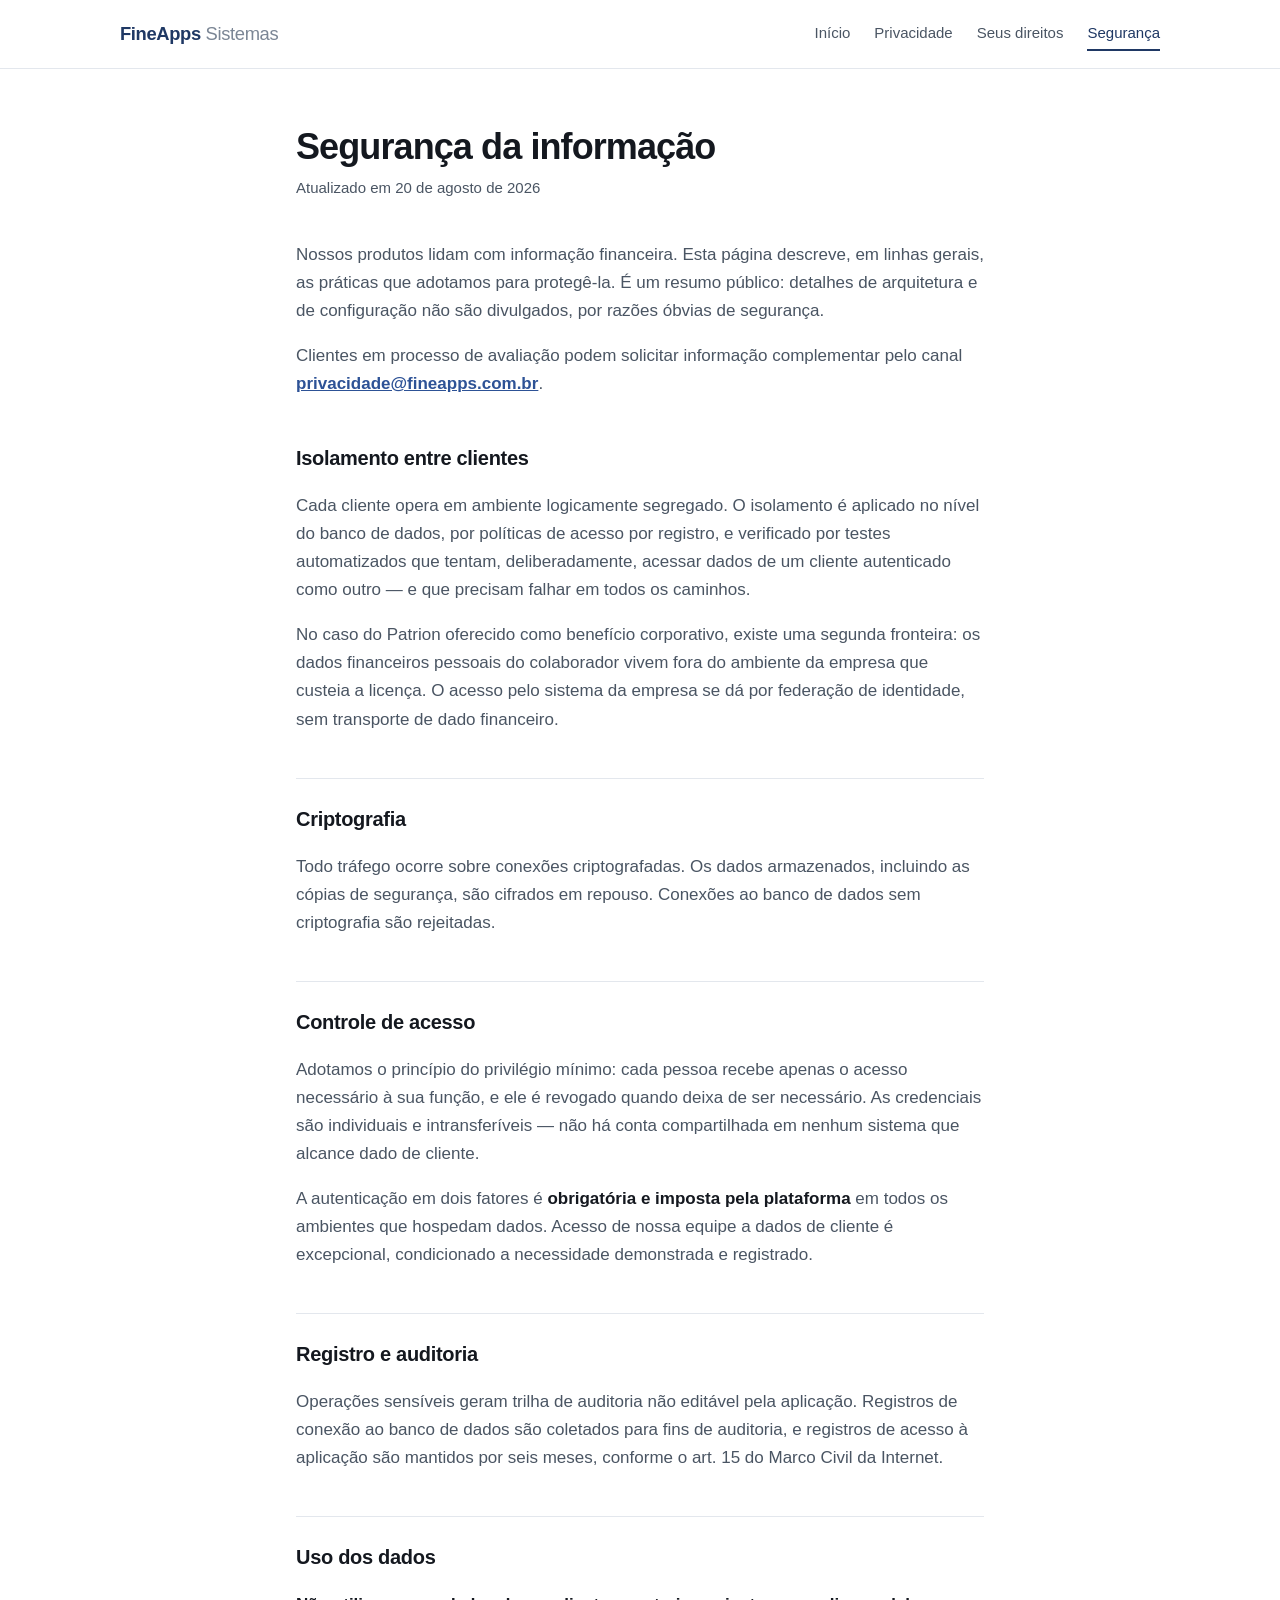
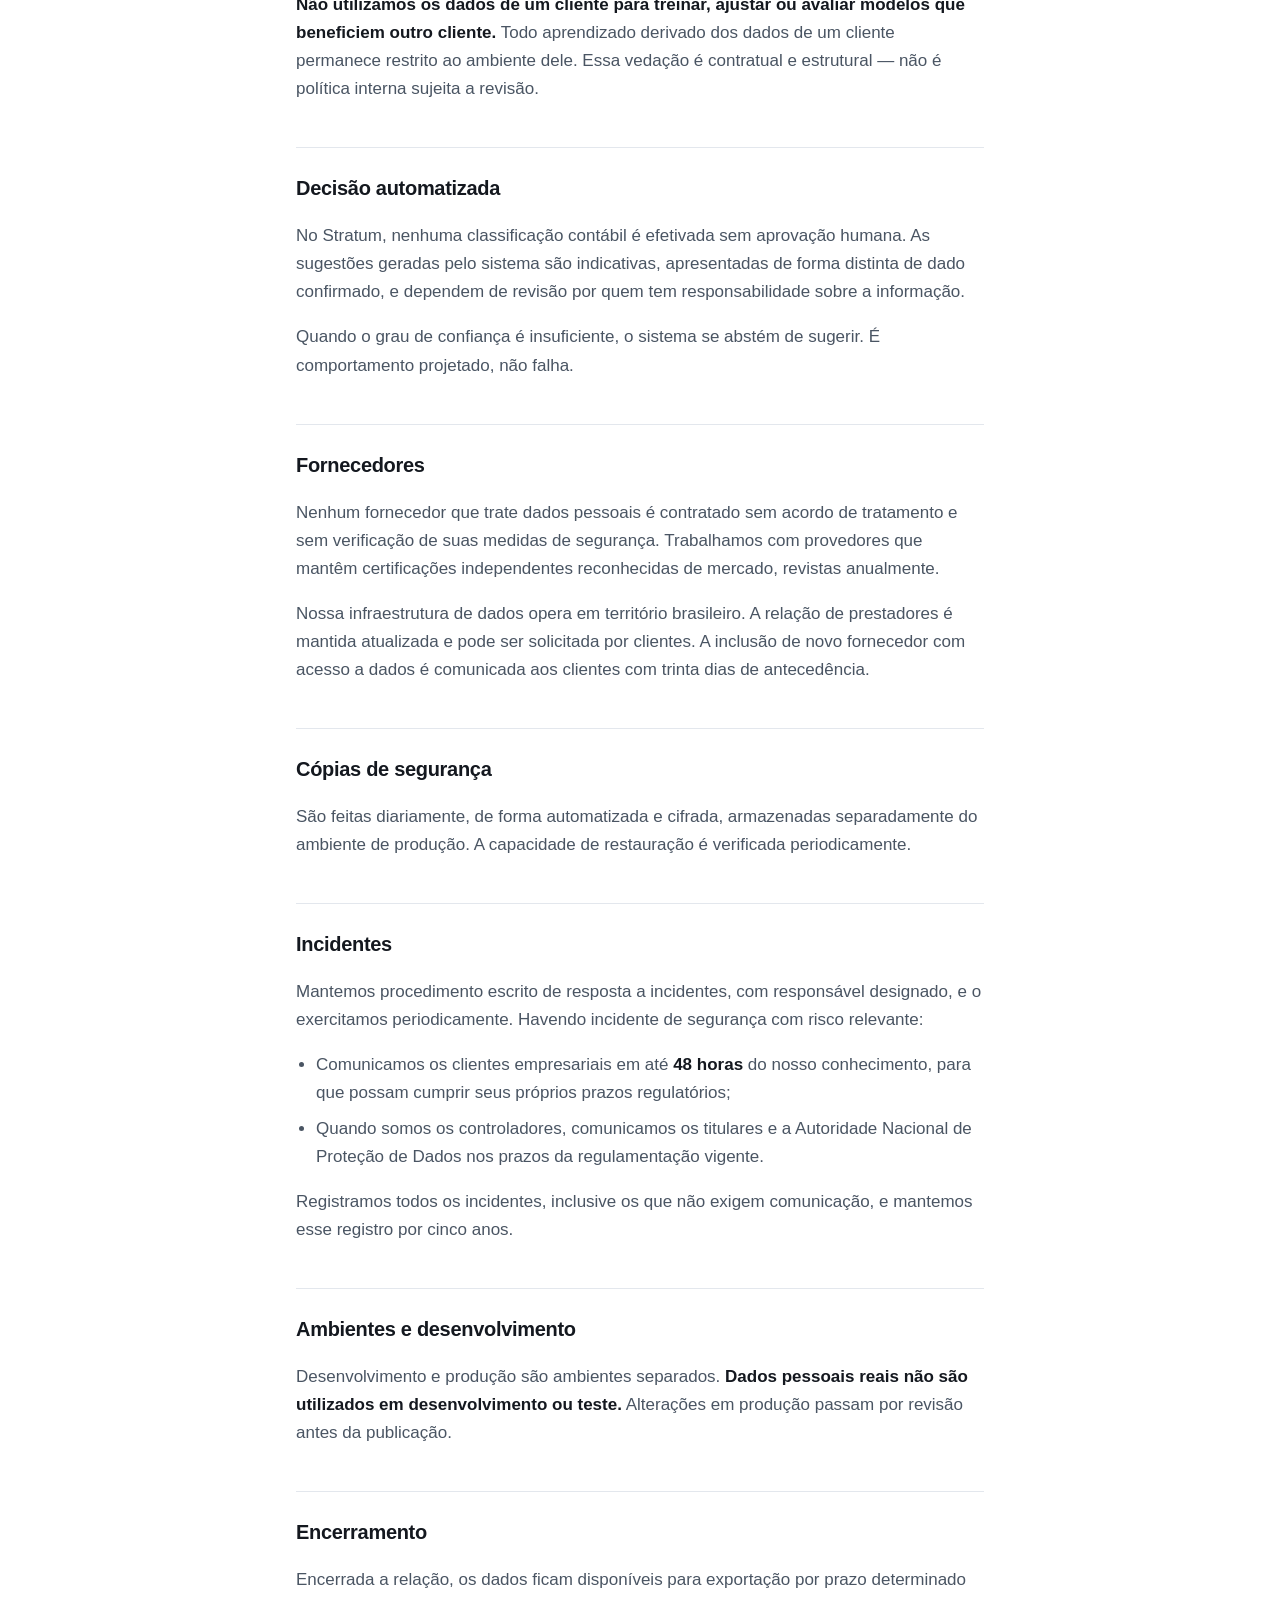
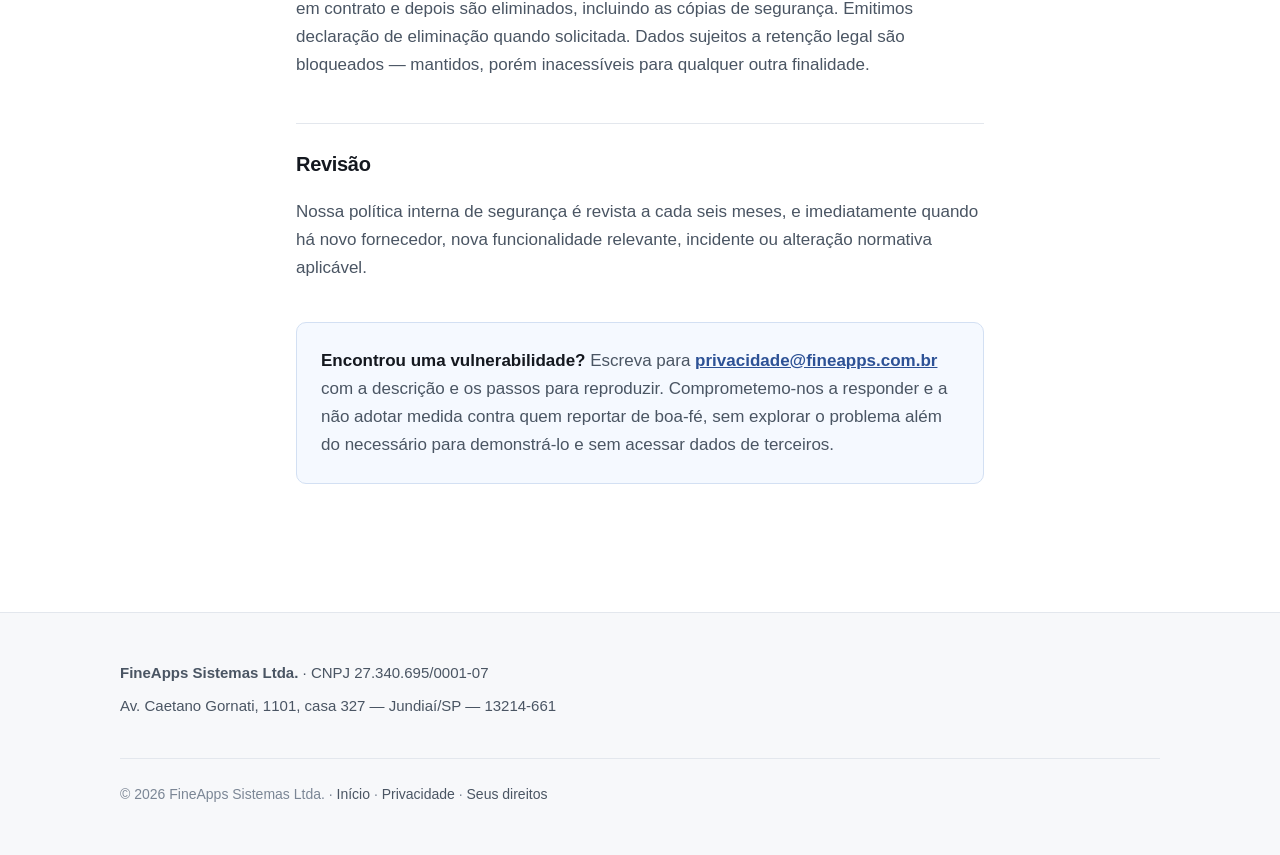
<file: seguranca.html>
<!DOCTYPE html>
<html lang="pt-BR">
<head>
<meta charset="utf-8">
<meta name="viewport" content="width=device-width, initial-scale=1">
<title>Segurança da informação — FineApps Sistemas</title>
<meta name="description" content="Práticas de segurança da informação adotadas pela FineApps Sistemas Ltda. nos produtos Stratum e Patrion.">
<link rel="stylesheet" href="style.css">
</head>
<body>

<a class="pular-para-conteudo" href="#conteudo">Pular para o conteúdo</a>

<header class="cabecalho">
  <div class="envoltorio">
    <a class="marca" href="index.html">FineApps <span>Sistemas</span></a>
    <nav class="navegacao" aria-label="Principal">
      <a href="index.html">Início</a>
      <a href="privacidade.html">Privacidade</a>
      <a href="direitos.html">Seus direitos</a>
      <a href="seguranca.html" aria-current="page">Segurança</a>
    </nav>
  </div>
</header>

<main id="conteudo" class="documento-longo">
  <div class="envoltorio coluna-texto">

    <h1>Segurança da informação</h1>
    <p class="vigencia">Atualizado em 20 de agosto de 2026</p>

    <p>
      Nossos produtos lidam com informação financeira. Esta página descreve, em linhas gerais, as
      práticas que adotamos para protegê-la. É um resumo público: detalhes de arquitetura e de
      configuração não são divulgados, por razões óbvias de segurança.
    </p>
    <p>
      Clientes em processo de avaliação podem solicitar informação complementar pelo canal
      <a class="email" href="mailto:privacidade@fineapps.com.br">privacidade@fineapps.com.br</a>.
    </p>

    <h2>Isolamento entre clientes</h2>
    <p>
      Cada cliente opera em ambiente logicamente segregado. O isolamento é aplicado no nível do
      banco de dados, por políticas de acesso por registro, e verificado por testes automatizados
      que tentam, deliberadamente, acessar dados de um cliente autenticado como outro — e que
      precisam falhar em todos os caminhos.
    </p>
    <p>
      No caso do Patrion oferecido como benefício corporativo, existe uma segunda fronteira: os
      dados financeiros pessoais do colaborador vivem fora do ambiente da empresa que custeia a
      licença. O acesso pelo sistema da empresa se dá por federação de identidade, sem transporte
      de dado financeiro.
    </p>

    <h2>Criptografia</h2>
    <p>
      Todo tráfego ocorre sobre conexões criptografadas. Os dados armazenados, incluindo as
      cópias de segurança, são cifrados em repouso. Conexões ao banco de dados sem criptografia
      são rejeitadas.
    </p>

    <h2>Controle de acesso</h2>
    <p>
      Adotamos o princípio do privilégio mínimo: cada pessoa recebe apenas o acesso necessário à
      sua função, e ele é revogado quando deixa de ser necessário. As credenciais são individuais
      e intransferíveis — não há conta compartilhada em nenhum sistema que alcance dado de cliente.
    </p>
    <p>
      A autenticação em dois fatores é <strong>obrigatória e imposta pela plataforma</strong> em
      todos os ambientes que hospedam dados. Acesso de nossa equipe a dados de cliente é
      excepcional, condicionado a necessidade demonstrada e registrado.
    </p>

    <h2>Registro e auditoria</h2>
    <p>
      Operações sensíveis geram trilha de auditoria não editável pela aplicação. Registros de
      conexão ao banco de dados são coletados para fins de auditoria, e registros de acesso à
      aplicação são mantidos por seis meses, conforme o art. 15 do Marco Civil da Internet.
    </p>

    <h2>Uso dos dados</h2>
    <p>
      <strong>Não utilizamos os dados de um cliente para treinar, ajustar ou avaliar modelos que
      beneficiem outro cliente.</strong> Todo aprendizado derivado dos dados de um cliente
      permanece restrito ao ambiente dele. Essa vedação é contratual e estrutural — não é política
      interna sujeita a revisão.
    </p>

    <h2>Decisão automatizada</h2>
    <p>
      No Stratum, nenhuma classificação contábil é efetivada sem aprovação humana. As sugestões
      geradas pelo sistema são indicativas, apresentadas de forma distinta de dado confirmado, e
      dependem de revisão por quem tem responsabilidade sobre a informação.
    </p>
    <p>
      Quando o grau de confiança é insuficiente, o sistema se abstém de sugerir. É comportamento
      projetado, não falha.
    </p>

    <h2>Fornecedores</h2>
    <p>
      Nenhum fornecedor que trate dados pessoais é contratado sem acordo de tratamento e sem
      verificação de suas medidas de segurança. Trabalhamos com provedores que mantêm
      certificações independentes reconhecidas de mercado, revistas anualmente.
    </p>
    <p>
      Nossa infraestrutura de dados opera em território brasileiro. A relação de prestadores é
      mantida atualizada e pode ser solicitada por clientes. A inclusão de novo fornecedor com
      acesso a dados é comunicada aos clientes com trinta dias de antecedência.
    </p>

    <h2>Cópias de segurança</h2>
    <p>
      São feitas diariamente, de forma automatizada e cifrada, armazenadas separadamente do
      ambiente de produção. A capacidade de restauração é verificada periodicamente.
    </p>

    <h2>Incidentes</h2>
    <p>
      Mantemos procedimento escrito de resposta a incidentes, com responsável designado, e o
      exercitamos periodicamente. Havendo incidente de segurança com risco relevante:
    </p>
    <ul>
      <li>Comunicamos os clientes empresariais em até <strong>48 horas</strong> do nosso conhecimento, para que possam cumprir seus próprios prazos regulatórios;</li>
      <li>Quando somos os controladores, comunicamos os titulares e a Autoridade Nacional de Proteção de Dados nos prazos da regulamentação vigente.</li>
    </ul>
    <p>
      Registramos todos os incidentes, inclusive os que não exigem comunicação, e mantemos esse
      registro por cinco anos.
    </p>

    <h2>Ambientes e desenvolvimento</h2>
    <p>
      Desenvolvimento e produção são ambientes separados. <strong>Dados pessoais reais não são
      utilizados em desenvolvimento ou teste.</strong> Alterações em produção passam por revisão
      antes da publicação.
    </p>

    <h2>Encerramento</h2>
    <p>
      Encerrada a relação, os dados ficam disponíveis para exportação por prazo determinado em
      contrato e depois são eliminados, incluindo as cópias de segurança. Emitimos declaração de
      eliminação quando solicitada. Dados sujeitos a retenção legal são bloqueados — mantidos,
      porém inacessíveis para qualquer outra finalidade.
    </p>

    <h2>Revisão</h2>
    <p>
      Nossa política interna de segurança é revista a cada seis meses, e imediatamente quando há
      novo fornecedor, nova funcionalidade relevante, incidente ou alteração normativa aplicável.
    </p>

    <div class="caixa" style="margin-top:2.5rem;">
      <p>
        <strong>Encontrou uma vulnerabilidade?</strong> Escreva para
        <a class="email" href="mailto:privacidade@fineapps.com.br">privacidade@fineapps.com.br</a>
        com a descrição e os passos para reproduzir. Comprometemo-nos a responder e a não adotar
        medida contra quem reportar de boa-fé, sem explorar o problema além do necessário para
        demonstrá-lo e sem acessar dados de terceiros.
      </p>
    </div>

  </div>
</main>

<footer class="rodape">
  <div class="envoltorio">
    <p><strong>FineApps Sistemas Ltda.</strong> · CNPJ 27.340.695/0001-07</p>
    <p>Av. Caetano Gornati, 1101, casa 327 — Jundiaí/SP — 13214-661</p>
    <p class="aviso-legal">
      © 2026 FineApps Sistemas Ltda. ·
      <a href="index.html">Início</a> ·
      <a href="privacidade.html">Privacidade</a> ·
      <a href="direitos.html">Seus direitos</a>
    </p>
  </div>
</footer>

</body>
</html>
</file>
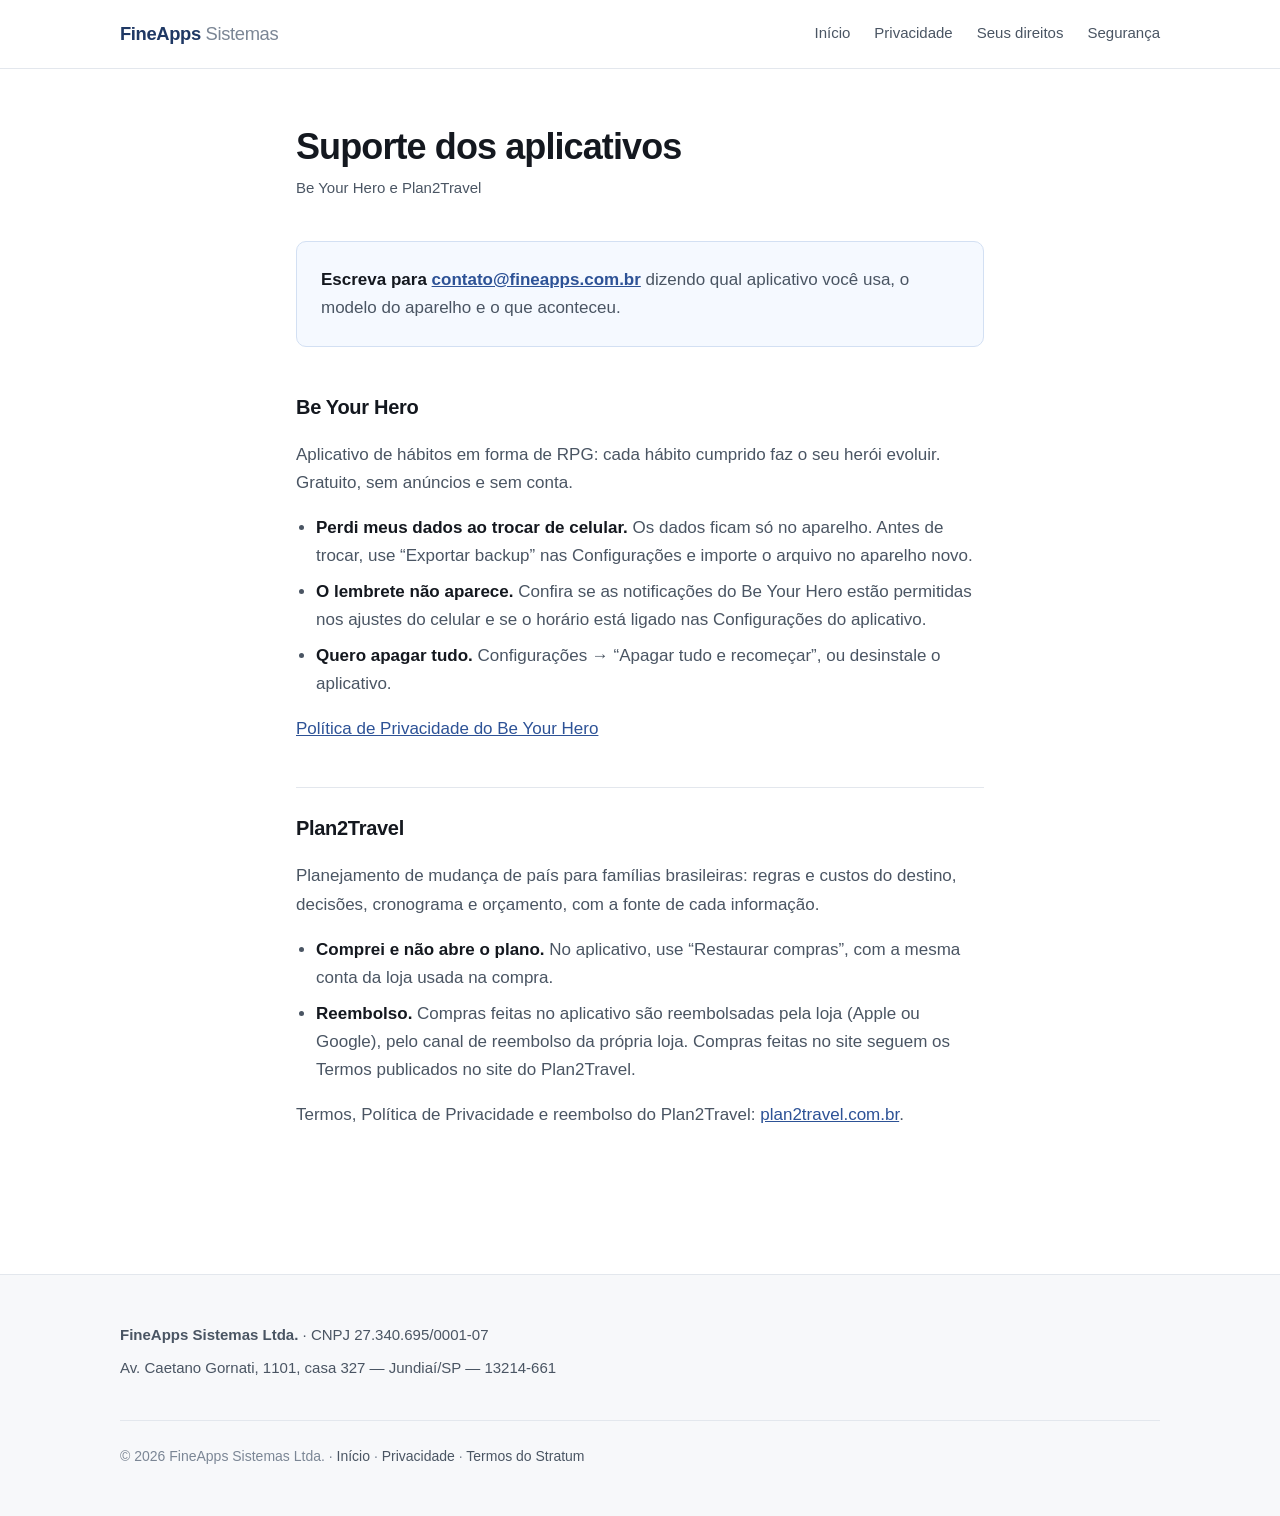
<file: suporte.html>
<!DOCTYPE html>
<html lang="pt-BR">
<head>
<meta charset="utf-8">
<meta name="viewport" content="width=device-width, initial-scale=1">
<title>Suporte dos aplicativos — FineApps Sistemas</title>
<meta name="description" content="Suporte dos aplicativos Be Your Hero e Plan2Travel, da FineApps Sistemas Ltda.">
<link rel="stylesheet" href="style.css">
</head>
<body>

<a class="pular-para-conteudo" href="#conteudo">Pular para o conteúdo</a>

<header class="cabecalho">
  <div class="envoltorio">
    <a class="marca" href="index.html">FineApps <span>Sistemas</span></a>
    <nav class="navegacao" aria-label="Principal">
      <a href="index.html">Início</a>
      <a href="privacidade.html">Privacidade</a>
      <a href="direitos.html">Seus direitos</a>
      <a href="seguranca.html">Segurança</a>
    </nav>
  </div>
</header>

<main id="conteudo" class="documento-longo">
  <div class="envoltorio coluna-texto">

    <h1>Suporte dos aplicativos</h1>
    <p class="vigencia">Be Your Hero e Plan2Travel</p>

    <div class="caixa">
      <p><strong>Escreva para <a href="mailto:contato@fineapps.com.br">contato@fineapps.com.br</a></strong>
      dizendo qual aplicativo você usa, o modelo do aparelho e o que aconteceu.</p>
    </div>

    <h2>Be Your Hero</h2>
    <p>Aplicativo de hábitos em forma de RPG: cada hábito cumprido faz o seu herói evoluir.
    Gratuito, sem anúncios e sem conta.</p>
    <ul>
      <li><strong>Perdi meus dados ao trocar de celular.</strong> Os dados ficam só no aparelho.
      Antes de trocar, use “Exportar backup” nas Configurações e importe o arquivo no aparelho novo.</li>
      <li><strong>O lembrete não aparece.</strong> Confira se as notificações do Be Your Hero estão
      permitidas nos ajustes do celular e se o horário está ligado nas Configurações do aplicativo.</li>
      <li><strong>Quero apagar tudo.</strong> Configurações → “Apagar tudo e recomeçar”, ou desinstale o aplicativo.</li>
    </ul>
    <p><a href="privacidade-be-your-hero.html">Política de Privacidade do Be Your Hero</a></p>

    <h2>Plan2Travel</h2>
    <p>Planejamento de mudança de país para famílias brasileiras: regras e custos do destino,
    decisões, cronograma e orçamento, com a fonte de cada informação.</p>
    <ul>
      <li><strong>Comprei e não abre o plano.</strong> No aplicativo, use “Restaurar compras”, com a
      mesma conta da loja usada na compra.</li>
      <li><strong>Reembolso.</strong> Compras feitas no aplicativo são reembolsadas pela loja
      (Apple ou Google), pelo canal de reembolso da própria loja. Compras feitas no site seguem
      os Termos publicados no site do Plan2Travel.</li>
    </ul>
    <p>Termos, Política de Privacidade e reembolso do Plan2Travel:
    <a href="https://plan2travel.com.br">plan2travel.com.br</a>.</p>

  </div>
</main>

<footer class="rodape">
  <div class="envoltorio">
    <p><strong>FineApps Sistemas Ltda.</strong> · CNPJ 27.340.695/0001-07</p>
    <p>Av. Caetano Gornati, 1101, casa 327 — Jundiaí/SP — 13214-661</p>
    <p class="aviso-legal">
      © 2026 FineApps Sistemas Ltda. ·
      <a href="index.html">Início</a> ·
      <a href="privacidade.html">Privacidade</a> ·
      <a href="termos-stratum.html">Termos do Stratum</a>
    </p>
  </div>
</footer>

</body>
</html>
</file>
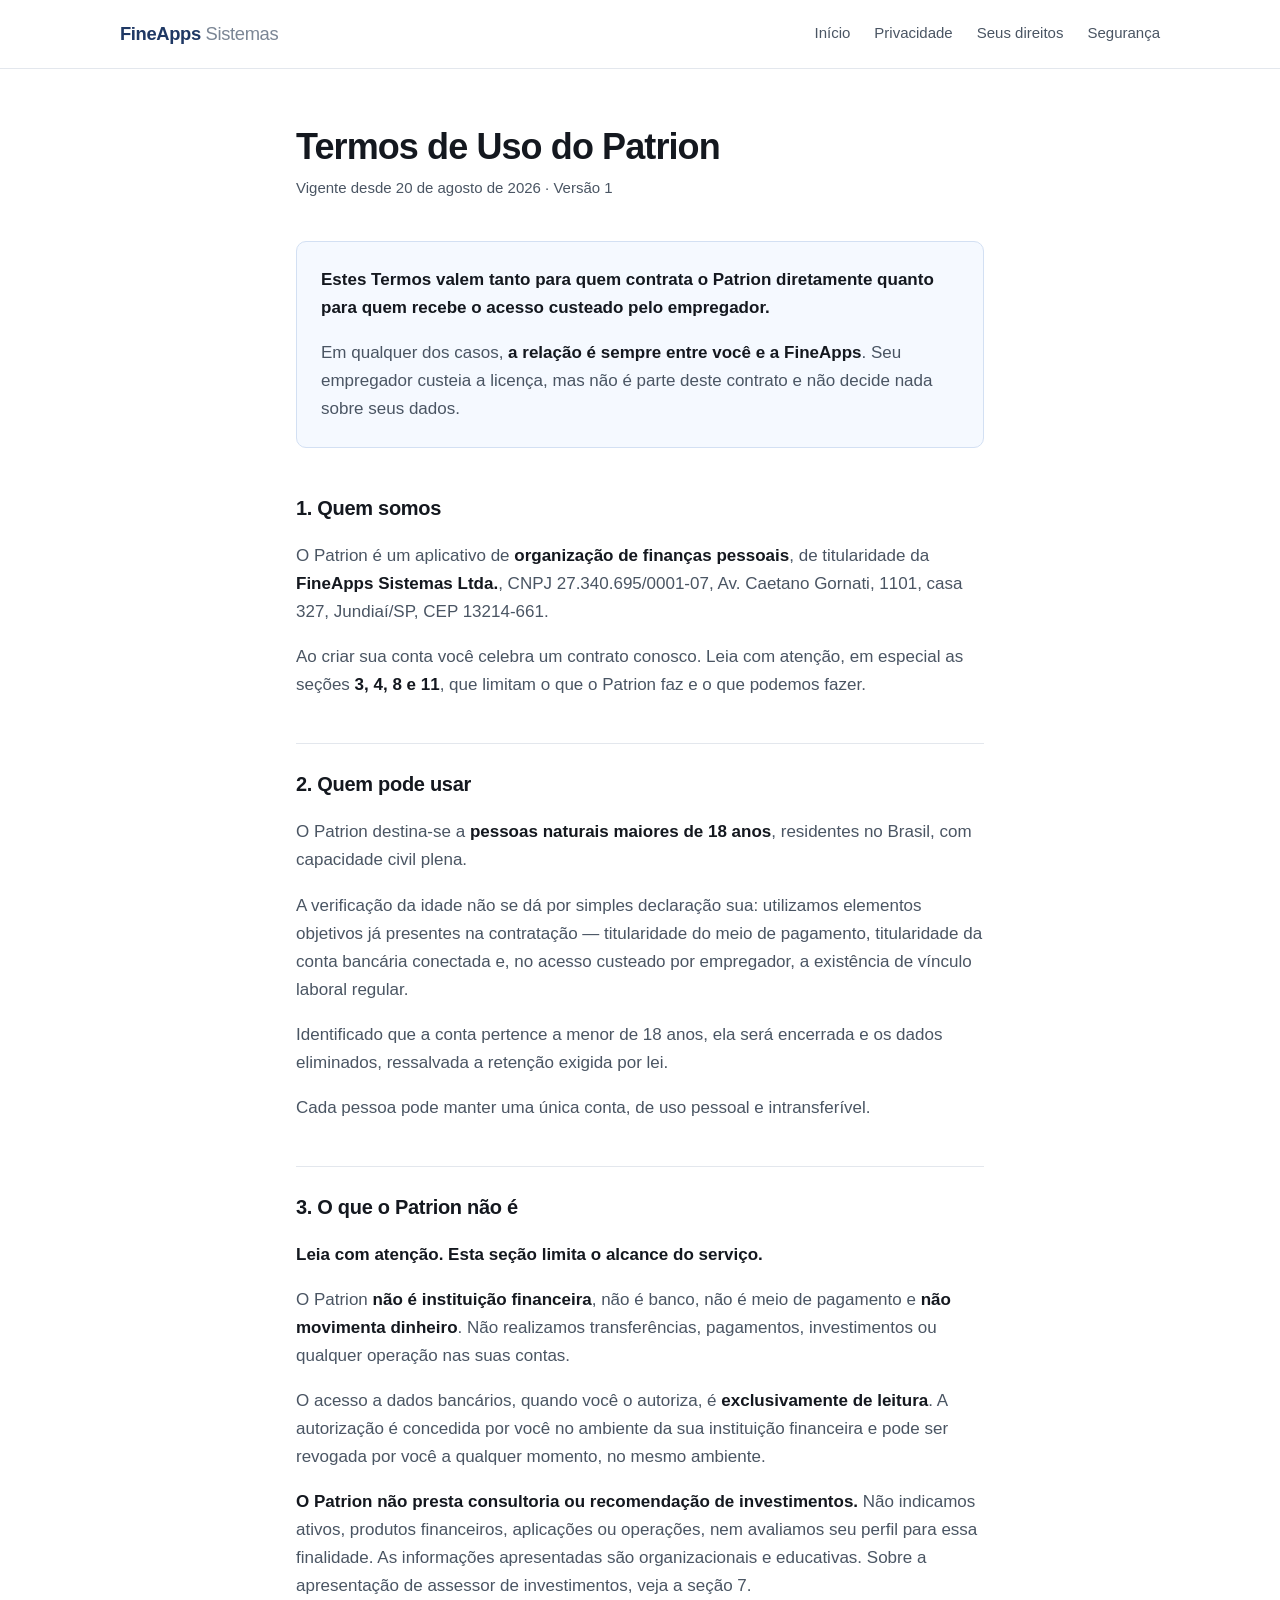
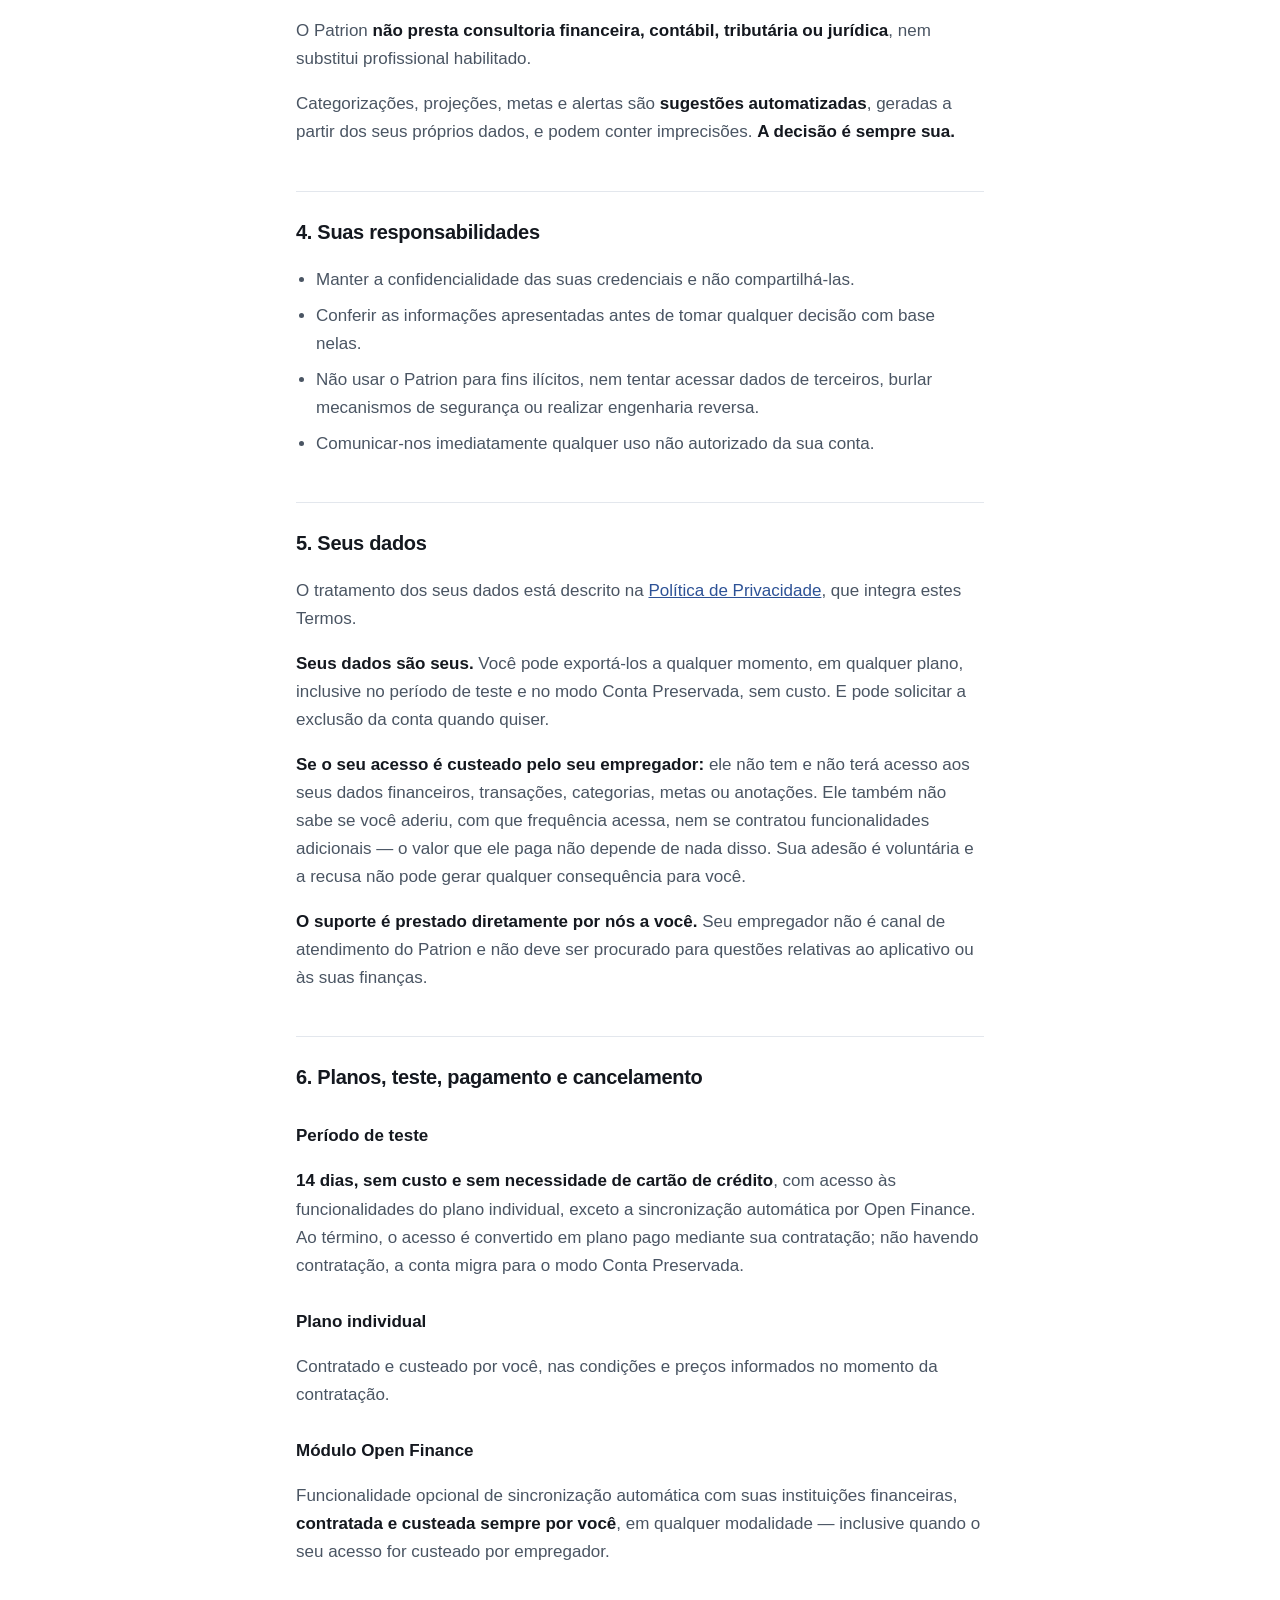
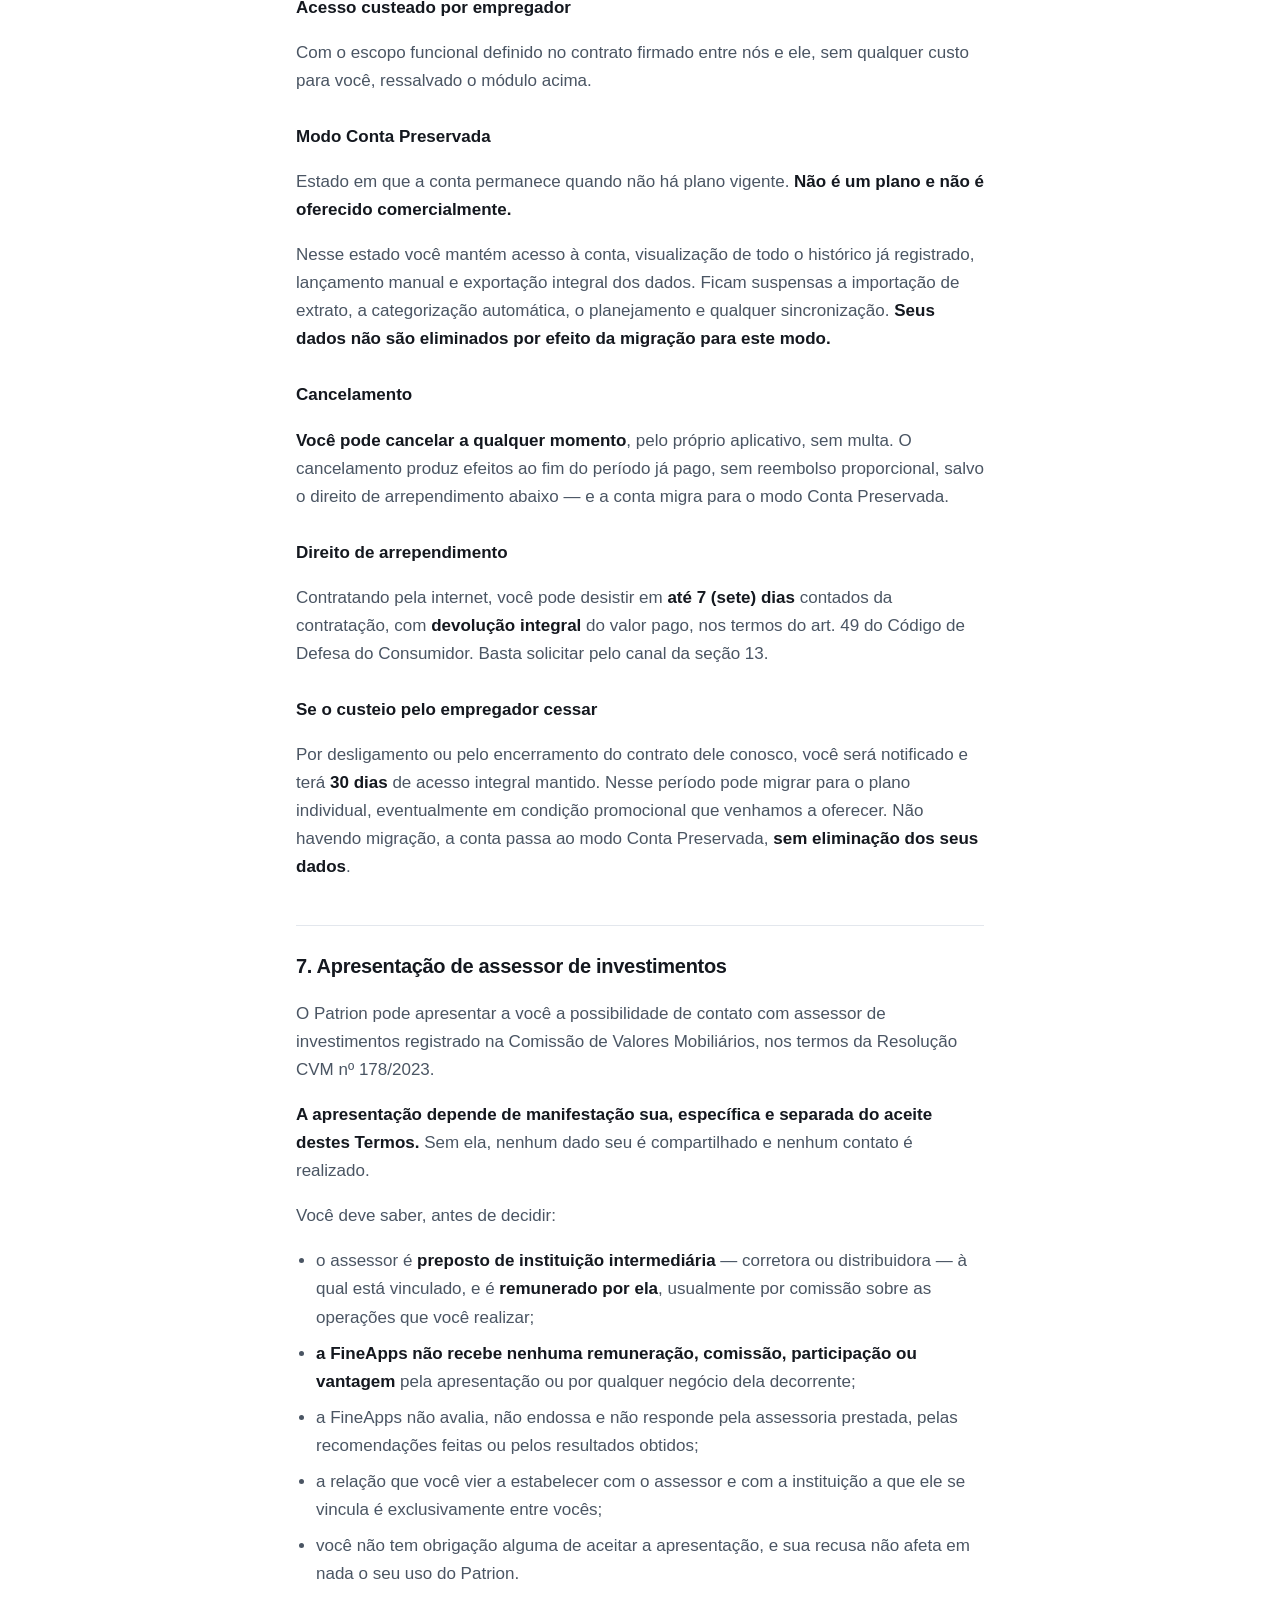
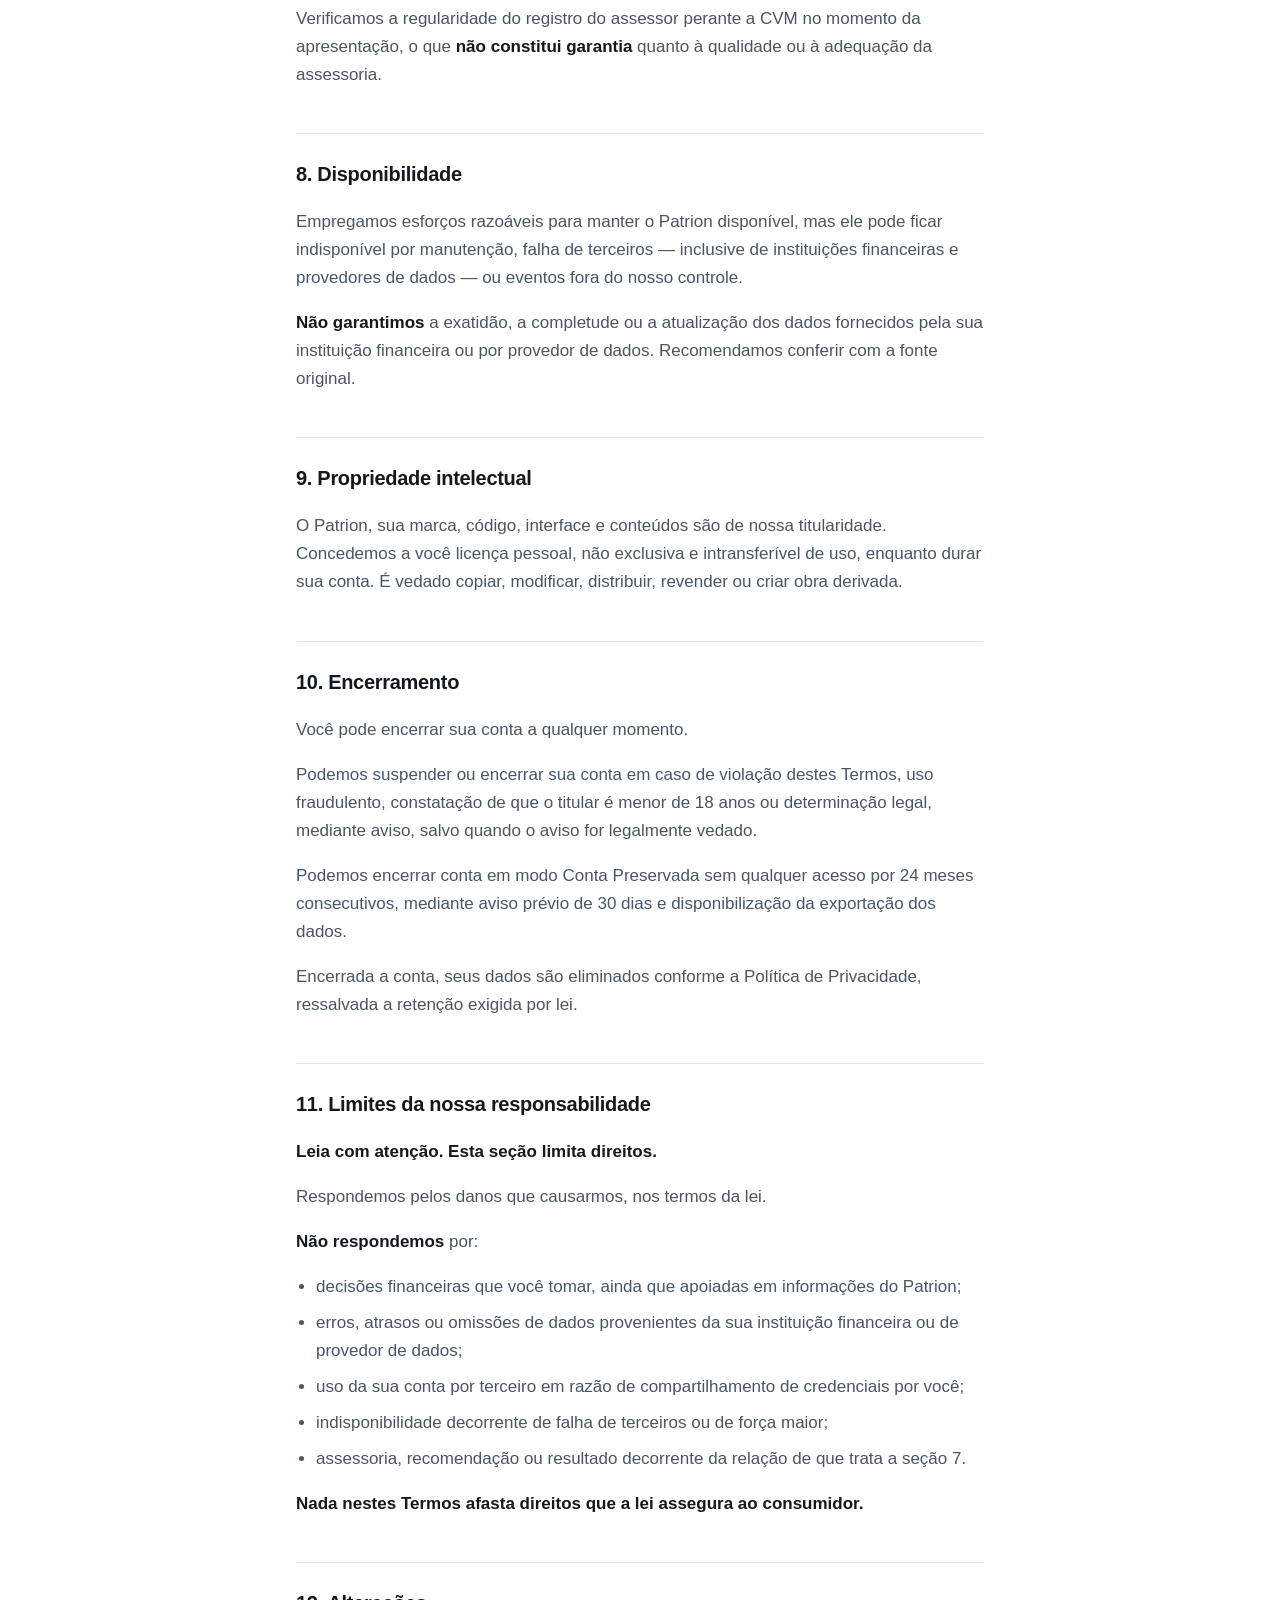
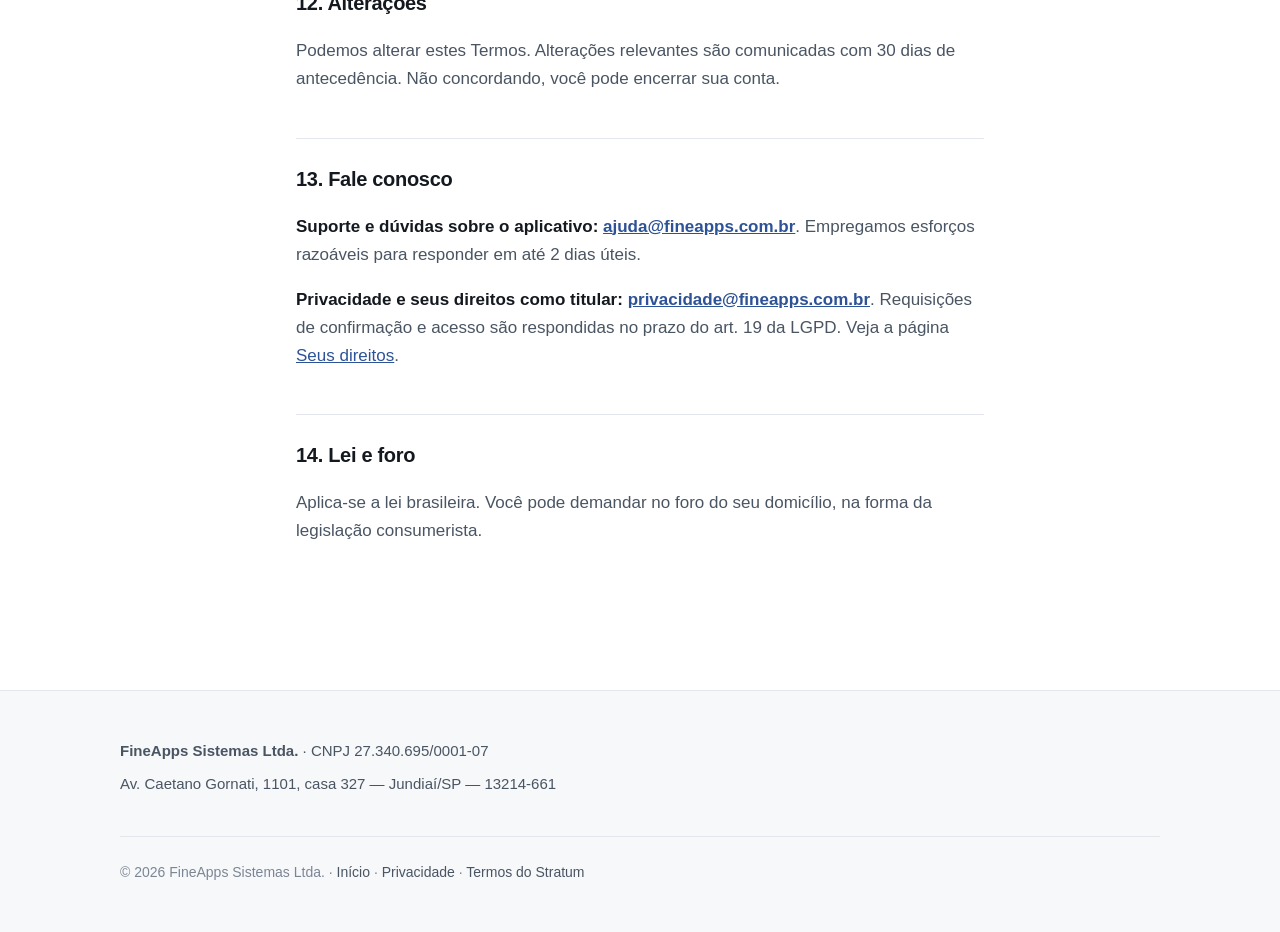
<file: termos-patrion.html>
<!DOCTYPE html>
<html lang="pt-BR">
<head>
<meta charset="utf-8">
<meta name="viewport" content="width=device-width, initial-scale=1">
<title>Termos de Uso do Patrion — FineApps Sistemas</title>
<meta name="description" content="Termos de uso do Patrion, aplicativo de organização de finanças pessoais da FineApps Sistemas Ltda.">
<link rel="stylesheet" href="style.css">
</head>
<body>

<a class="pular-para-conteudo" href="#conteudo">Pular para o conteúdo</a>

<header class="cabecalho">
  <div class="envoltorio">
    <a class="marca" href="index.html">FineApps <span>Sistemas</span></a>
    <nav class="navegacao" aria-label="Principal">
      <a href="index.html">Início</a>
      <a href="privacidade.html">Privacidade</a>
      <a href="direitos.html">Seus direitos</a>
      <a href="seguranca.html">Segurança</a>
    </nav>
  </div>
</header>

<main id="conteudo" class="documento-longo">
  <div class="envoltorio coluna-texto">

    <h1>Termos de Uso do Patrion</h1>
    <p class="vigencia">Vigente desde 20 de agosto de 2026 · Versão 1</p>

    <div class="caixa">
      <p>
        <strong>Estes Termos valem tanto para quem contrata o Patrion diretamente quanto para quem
        recebe o acesso custeado pelo empregador.</strong>
      </p>
      <p>
        Em qualquer dos casos, <strong>a relação é sempre entre você e a FineApps</strong>. Seu
        empregador custeia a licença, mas não é parte deste contrato e não decide nada sobre seus
        dados.
      </p>
    </div>

    <h2>1. Quem somos</h2>
    <p>
      O Patrion é um aplicativo de <strong>organização de finanças pessoais</strong>, de
      titularidade da <strong>FineApps Sistemas Ltda.</strong>, CNPJ 27.340.695/0001-07,
      Av. Caetano Gornati, 1101, casa 327, Jundiaí/SP, CEP 13214-661.
    </p>
    <p>
      Ao criar sua conta você celebra um contrato conosco. Leia com atenção, em especial as
      seções <strong>3, 4, 8 e 11</strong>, que limitam o que o Patrion faz e o que podemos fazer.
    </p>

    <h2>2. Quem pode usar</h2>
    <p>
      O Patrion destina-se a <strong>pessoas naturais maiores de 18 anos</strong>, residentes no
      Brasil, com capacidade civil plena.
    </p>
    <p>
      A verificação da idade não se dá por simples declaração sua: utilizamos elementos objetivos
      já presentes na contratação — titularidade do meio de pagamento, titularidade da conta
      bancária conectada e, no acesso custeado por empregador, a existência de vínculo laboral
      regular.
    </p>
    <p>
      Identificado que a conta pertence a menor de 18 anos, ela será encerrada e os dados
      eliminados, ressalvada a retenção exigida por lei.
    </p>
    <p>Cada pessoa pode manter uma única conta, de uso pessoal e intransferível.</p>

    <h2>3. O que o Patrion não é</h2>
    <p><strong>Leia com atenção. Esta seção limita o alcance do serviço.</strong></p>
    <p>
      O Patrion <strong>não é instituição financeira</strong>, não é banco, não é meio de pagamento
      e <strong>não movimenta dinheiro</strong>. Não realizamos transferências, pagamentos,
      investimentos ou qualquer operação nas suas contas.
    </p>
    <p>
      O acesso a dados bancários, quando você o autoriza, é <strong>exclusivamente de
      leitura</strong>. A autorização é concedida por você no ambiente da sua instituição
      financeira e pode ser revogada por você a qualquer momento, no mesmo ambiente.
    </p>
    <p>
      <strong>O Patrion não presta consultoria ou recomendação de investimentos.</strong> Não
      indicamos ativos, produtos financeiros, aplicações ou operações, nem avaliamos seu perfil
      para essa finalidade. As informações apresentadas são organizacionais e educativas. Sobre a
      apresentação de assessor de investimentos, veja a seção 7.
    </p>
    <p>
      O Patrion <strong>não presta consultoria financeira, contábil, tributária ou jurídica</strong>,
      nem substitui profissional habilitado.
    </p>
    <p>
      Categorizações, projeções, metas e alertas são <strong>sugestões automatizadas</strong>,
      geradas a partir dos seus próprios dados, e podem conter imprecisões.
      <strong>A decisão é sempre sua.</strong>
    </p>

    <h2>4. Suas responsabilidades</h2>
    <ul>
      <li>Manter a confidencialidade das suas credenciais e não compartilhá-las.</li>
      <li>Conferir as informações apresentadas antes de tomar qualquer decisão com base nelas.</li>
      <li>Não usar o Patrion para fins ilícitos, nem tentar acessar dados de terceiros, burlar mecanismos de segurança ou realizar engenharia reversa.</li>
      <li>Comunicar-nos imediatamente qualquer uso não autorizado da sua conta.</li>
    </ul>

    <h2>5. Seus dados</h2>
    <p>
      O tratamento dos seus dados está descrito na
      <a href="privacidade.html">Política de Privacidade</a>, que integra estes Termos.
    </p>
    <p>
      <strong>Seus dados são seus.</strong> Você pode exportá-los a qualquer momento, em qualquer
      plano, inclusive no período de teste e no modo Conta Preservada, sem custo. E pode solicitar
      a exclusão da conta quando quiser.
    </p>
    <p>
      <strong>Se o seu acesso é custeado pelo seu empregador:</strong> ele não tem e não terá
      acesso aos seus dados financeiros, transações, categorias, metas ou anotações. Ele também
      não sabe se você aderiu, com que frequência acessa, nem se contratou funcionalidades
      adicionais — o valor que ele paga não depende de nada disso. Sua adesão é voluntária e a
      recusa não pode gerar qualquer consequência para você.
    </p>
    <p>
      <strong>O suporte é prestado diretamente por nós a você.</strong> Seu empregador não é canal
      de atendimento do Patrion e não deve ser procurado para questões relativas ao aplicativo ou
      às suas finanças.
    </p>

    <h2>6. Planos, teste, pagamento e cancelamento</h2>

    <h3>Período de teste</h3>
    <p>
      <strong>14 dias, sem custo e sem necessidade de cartão de crédito</strong>, com acesso às
      funcionalidades do plano individual, exceto a sincronização automática por Open Finance. Ao
      término, o acesso é convertido em plano pago mediante sua contratação; não havendo
      contratação, a conta migra para o modo Conta Preservada.
    </p>

    <h3>Plano individual</h3>
    <p>
      Contratado e custeado por você, nas condições e preços informados no momento da contratação.
    </p>

    <h3>Módulo Open Finance</h3>
    <p>
      Funcionalidade opcional de sincronização automática com suas instituições financeiras,
      <strong>contratada e custeada sempre por você</strong>, em qualquer modalidade — inclusive
      quando o seu acesso for custeado por empregador.
    </p>

    <h3>Acesso custeado por empregador</h3>
    <p>
      Com o escopo funcional definido no contrato firmado entre nós e ele, sem qualquer custo para
      você, ressalvado o módulo acima.
    </p>

    <h3>Modo Conta Preservada</h3>
    <p>
      Estado em que a conta permanece quando não há plano vigente. <strong>Não é um plano e não é
      oferecido comercialmente.</strong>
    </p>
    <p>
      Nesse estado você mantém acesso à conta, visualização de todo o histórico já registrado,
      lançamento manual e exportação integral dos dados. Ficam suspensas a importação de extrato,
      a categorização automática, o planejamento e qualquer sincronização.
      <strong>Seus dados não são eliminados por efeito da migração para este modo.</strong>
    </p>

    <h3>Cancelamento</h3>
    <p>
      <strong>Você pode cancelar a qualquer momento</strong>, pelo próprio aplicativo, sem multa.
      O cancelamento produz efeitos ao fim do período já pago, sem reembolso proporcional, salvo
      o direito de arrependimento abaixo — e a conta migra para o modo Conta Preservada.
    </p>

    <h3>Direito de arrependimento</h3>
    <p>
      Contratando pela internet, você pode desistir em <strong>até 7 (sete) dias</strong> contados
      da contratação, com <strong>devolução integral</strong> do valor pago, nos termos do art. 49
      do Código de Defesa do Consumidor. Basta solicitar pelo canal da seção 13.
    </p>

    <h3>Se o custeio pelo empregador cessar</h3>
    <p>
      Por desligamento ou pelo encerramento do contrato dele conosco, você será notificado e terá
      <strong>30 dias</strong> de acesso integral mantido. Nesse período pode migrar para o plano
      individual, eventualmente em condição promocional que venhamos a oferecer. Não havendo
      migração, a conta passa ao modo Conta Preservada, <strong>sem eliminação dos seus
      dados</strong>.
    </p>

    <h2>7. Apresentação de assessor de investimentos</h2>
    <p>
      O Patrion pode apresentar a você a possibilidade de contato com assessor de investimentos
      registrado na Comissão de Valores Mobiliários, nos termos da Resolução CVM nº 178/2023.
    </p>
    <p>
      <strong>A apresentação depende de manifestação sua, específica e separada do aceite destes
      Termos.</strong> Sem ela, nenhum dado seu é compartilhado e nenhum contato é realizado.
    </p>
    <p>Você deve saber, antes de decidir:</p>
    <ul>
      <li>o assessor é <strong>preposto de instituição intermediária</strong> — corretora ou distribuidora — à qual está vinculado, e é <strong>remunerado por ela</strong>, usualmente por comissão sobre as operações que você realizar;</li>
      <li><strong>a FineApps não recebe nenhuma remuneração, comissão, participação ou vantagem</strong> pela apresentação ou por qualquer negócio dela decorrente;</li>
      <li>a FineApps não avalia, não endossa e não responde pela assessoria prestada, pelas recomendações feitas ou pelos resultados obtidos;</li>
      <li>a relação que você vier a estabelecer com o assessor e com a instituição a que ele se vincula é exclusivamente entre vocês;</li>
      <li>você não tem obrigação alguma de aceitar a apresentação, e sua recusa não afeta em nada o seu uso do Patrion.</li>
    </ul>
    <p>
      Verificamos a regularidade do registro do assessor perante a CVM no momento da apresentação,
      o que <strong>não constitui garantia</strong> quanto à qualidade ou à adequação da assessoria.
    </p>

    <h2>8. Disponibilidade</h2>
    <p>
      Empregamos esforços razoáveis para manter o Patrion disponível, mas ele pode ficar
      indisponível por manutenção, falha de terceiros — inclusive de instituições financeiras e
      provedores de dados — ou eventos fora do nosso controle.
    </p>
    <p>
      <strong>Não garantimos</strong> a exatidão, a completude ou a atualização dos dados
      fornecidos pela sua instituição financeira ou por provedor de dados. Recomendamos conferir
      com a fonte original.
    </p>

    <h2>9. Propriedade intelectual</h2>
    <p>
      O Patrion, sua marca, código, interface e conteúdos são de nossa titularidade. Concedemos a
      você licença pessoal, não exclusiva e intransferível de uso, enquanto durar sua conta.
      É vedado copiar, modificar, distribuir, revender ou criar obra derivada.
    </p>

    <h2>10. Encerramento</h2>
    <p>Você pode encerrar sua conta a qualquer momento.</p>
    <p>
      Podemos suspender ou encerrar sua conta em caso de violação destes Termos, uso fraudulento,
      constatação de que o titular é menor de 18 anos ou determinação legal, mediante aviso, salvo
      quando o aviso for legalmente vedado.
    </p>
    <p>
      Podemos encerrar conta em modo Conta Preservada sem qualquer acesso por 24 meses
      consecutivos, mediante aviso prévio de 30 dias e disponibilização da exportação dos dados.
    </p>
    <p>
      Encerrada a conta, seus dados são eliminados conforme a Política de Privacidade, ressalvada
      a retenção exigida por lei.
    </p>

    <h2>11. Limites da nossa responsabilidade</h2>
    <p><strong>Leia com atenção. Esta seção limita direitos.</strong></p>
    <p>Respondemos pelos danos que causarmos, nos termos da lei.</p>
    <p><strong>Não respondemos</strong> por:</p>
    <ul>
      <li>decisões financeiras que você tomar, ainda que apoiadas em informações do Patrion;</li>
      <li>erros, atrasos ou omissões de dados provenientes da sua instituição financeira ou de provedor de dados;</li>
      <li>uso da sua conta por terceiro em razão de compartilhamento de credenciais por você;</li>
      <li>indisponibilidade decorrente de falha de terceiros ou de força maior;</li>
      <li>assessoria, recomendação ou resultado decorrente da relação de que trata a seção 7.</li>
    </ul>
    <p><strong>Nada nestes Termos afasta direitos que a lei assegura ao consumidor.</strong></p>

    <h2>12. Alterações</h2>
    <p>
      Podemos alterar estes Termos. Alterações relevantes são comunicadas com 30 dias de
      antecedência. Não concordando, você pode encerrar sua conta.
    </p>

    <h2>13. Fale conosco</h2>
    <p>
      <strong>Suporte e dúvidas sobre o aplicativo:</strong>
      <a class="email" href="mailto:ajuda@fineapps.com.br">ajuda@fineapps.com.br</a>.
      Empregamos esforços razoáveis para responder em até 2 dias úteis.
    </p>
    <p>
      <strong>Privacidade e seus direitos como titular:</strong>
      <a class="email" href="mailto:privacidade@fineapps.com.br">privacidade@fineapps.com.br</a>.
      Requisições de confirmação e acesso são respondidas no prazo do art. 19 da LGPD.
      Veja a página <a href="direitos.html">Seus direitos</a>.
    </p>

    <h2>14. Lei e foro</h2>
    <p>
      Aplica-se a lei brasileira. Você pode demandar no foro do seu domicílio, na forma da
      legislação consumerista.
    </p>

  </div>
</main>

<footer class="rodape">
  <div class="envoltorio">
    <p><strong>FineApps Sistemas Ltda.</strong> · CNPJ 27.340.695/0001-07</p>
    <p>Av. Caetano Gornati, 1101, casa 327 — Jundiaí/SP — 13214-661</p>
    <p class="aviso-legal">
      © 2026 FineApps Sistemas Ltda. ·
      <a href="index.html">Início</a> ·
      <a href="privacidade.html">Privacidade</a> ·
      <a href="termos-stratum.html">Termos do Stratum</a>
    </p>
  </div>
</footer>

</body>
</html>
</file>
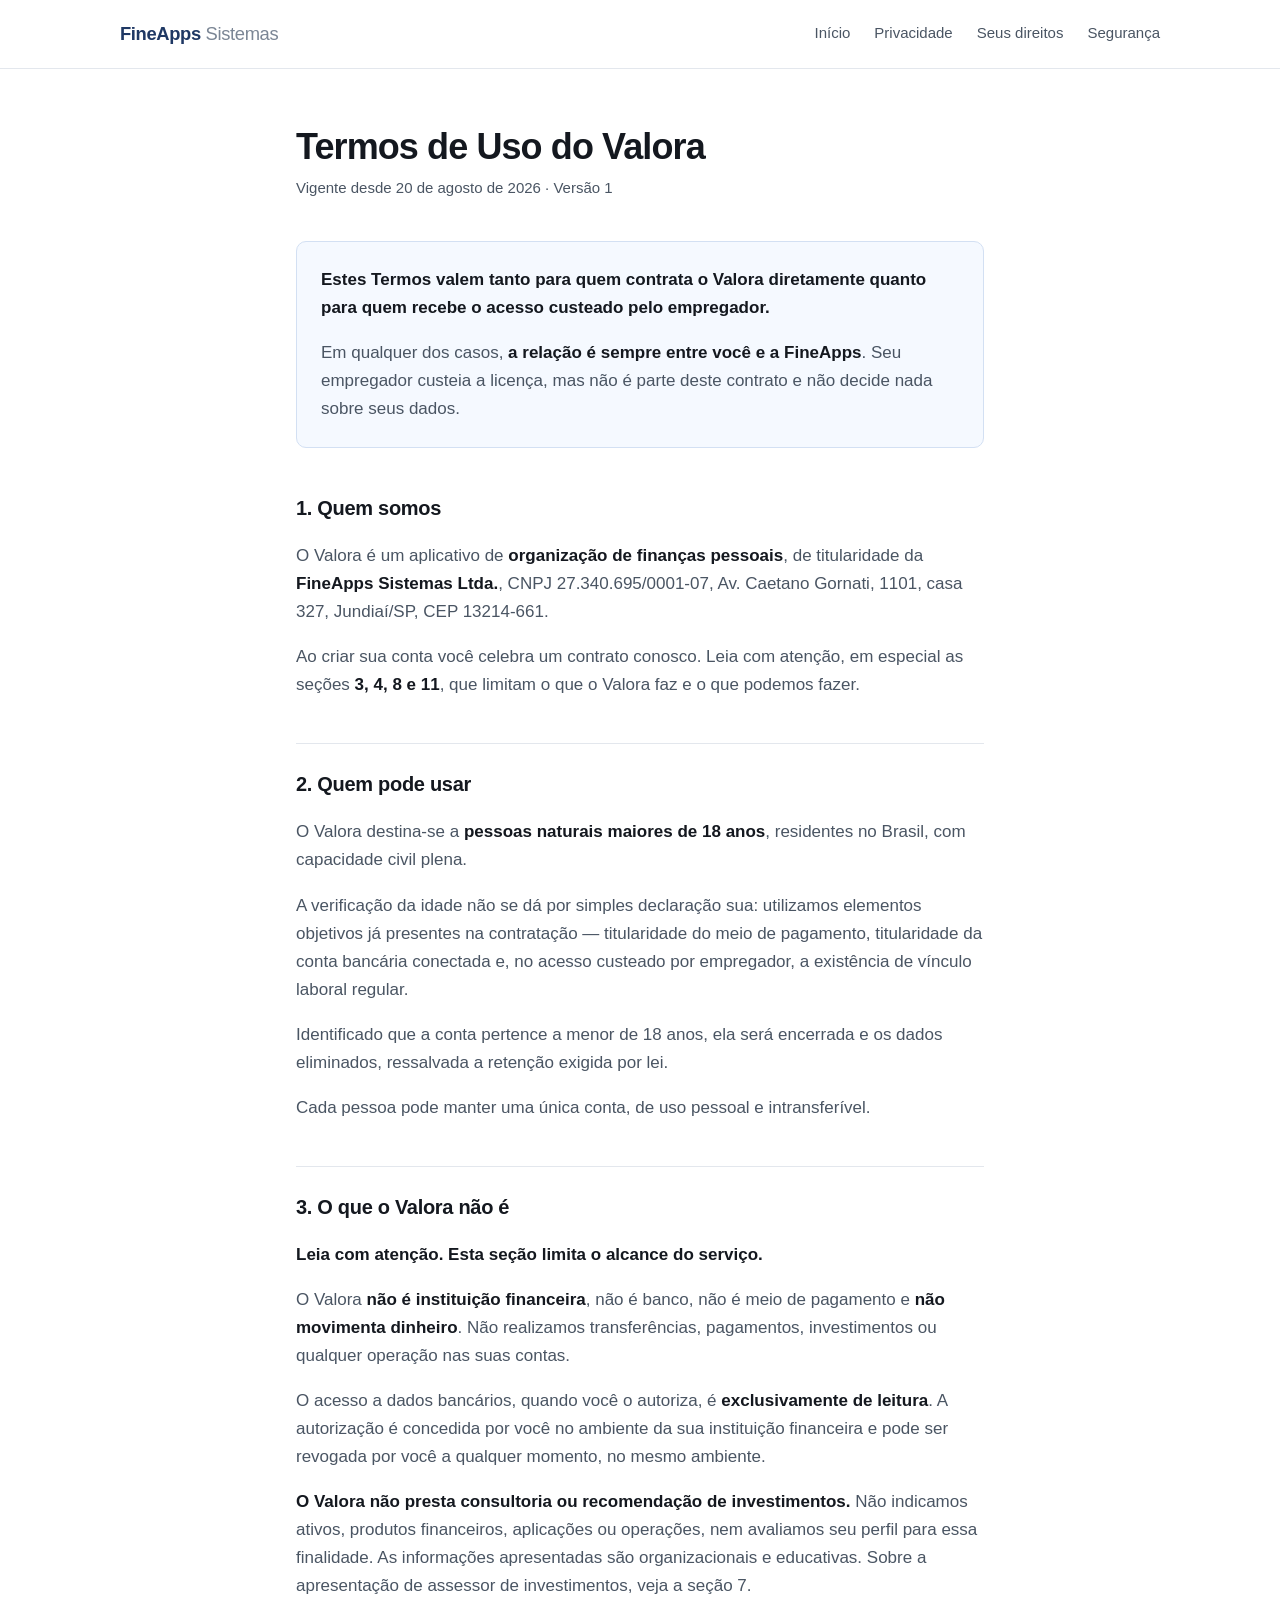
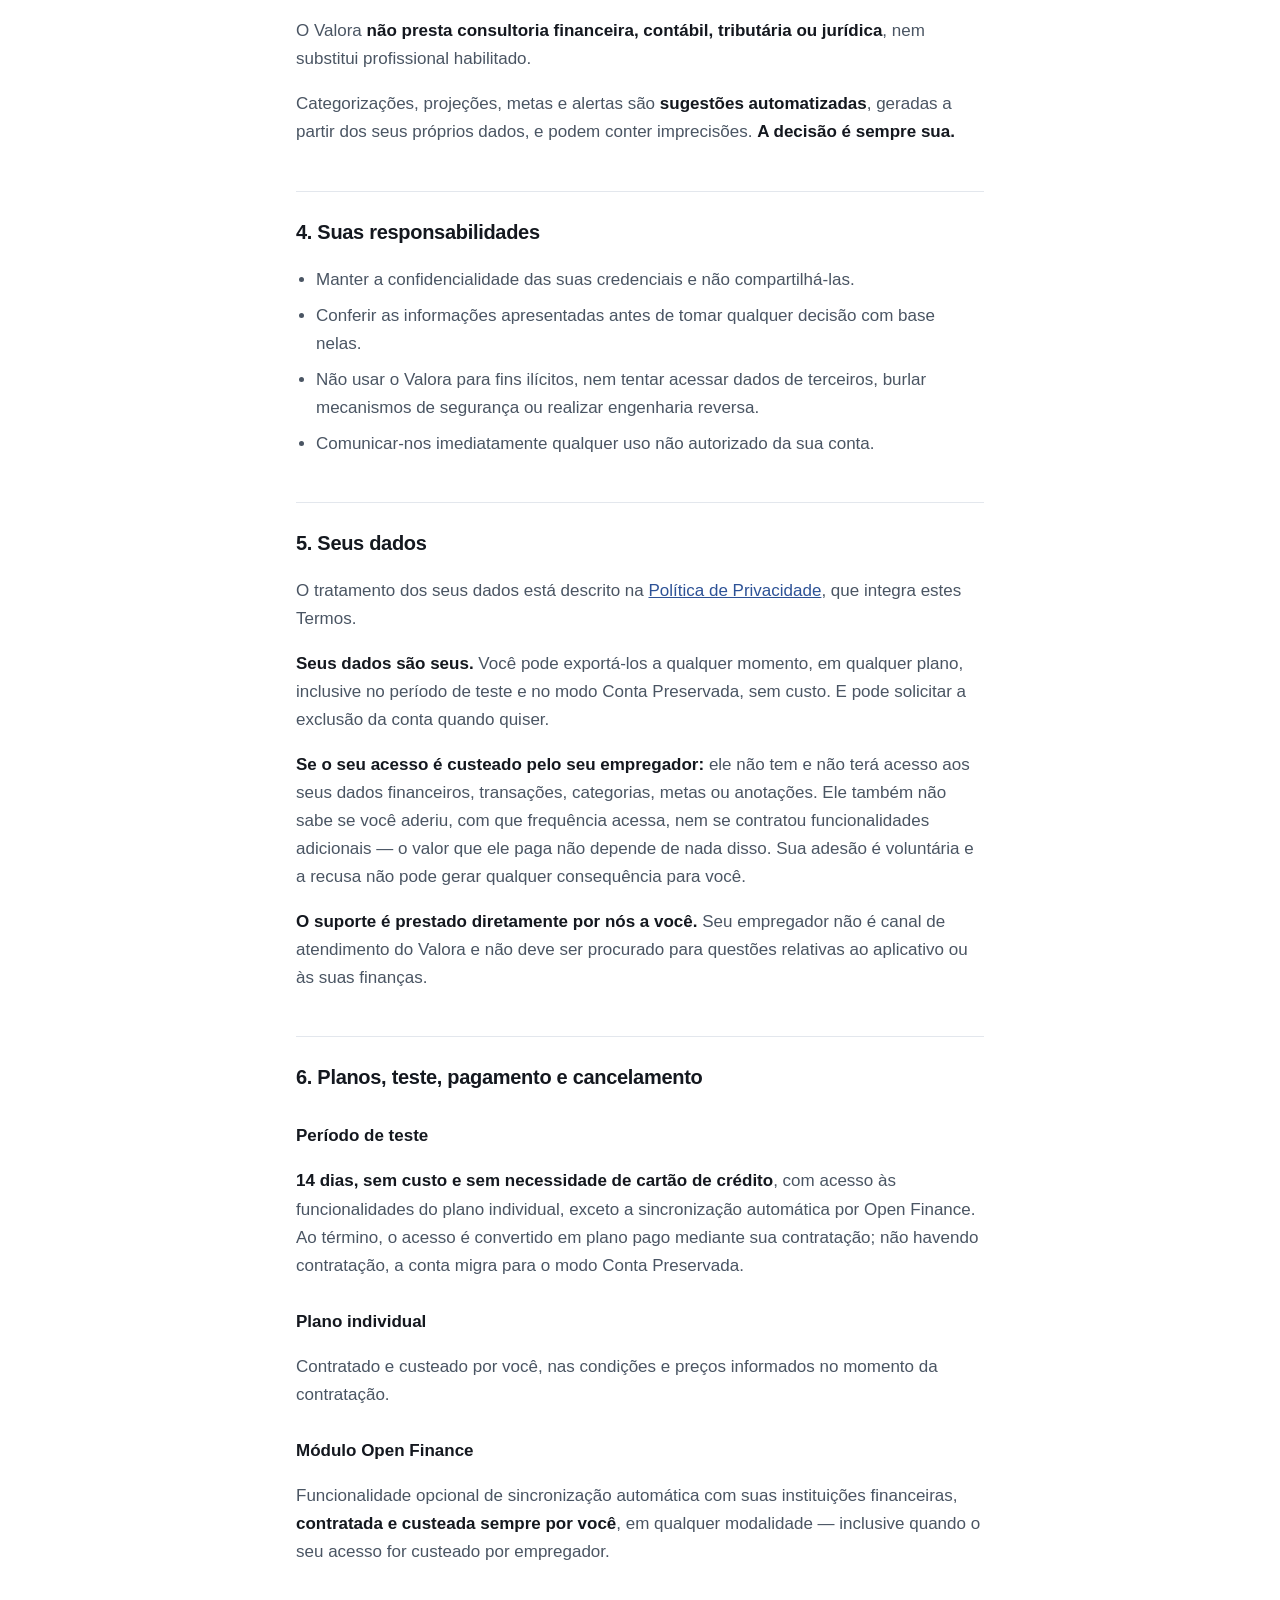
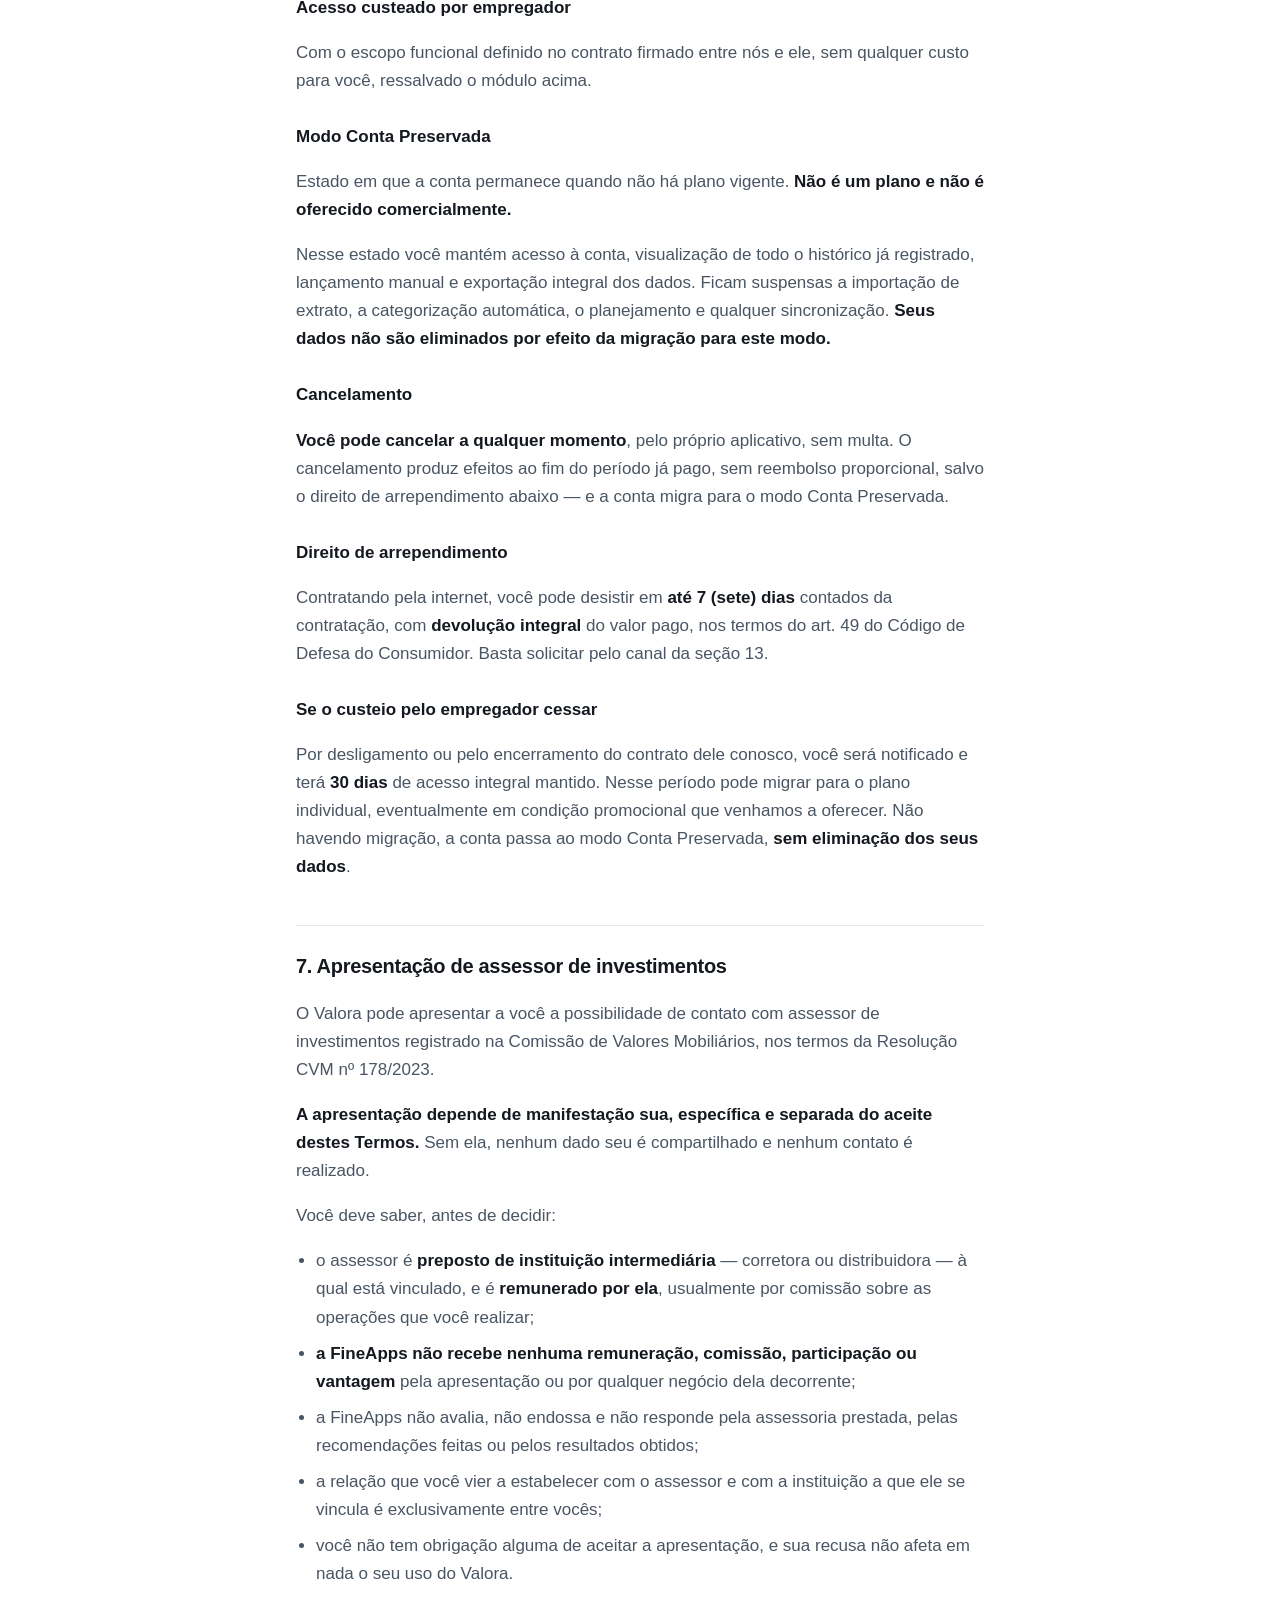
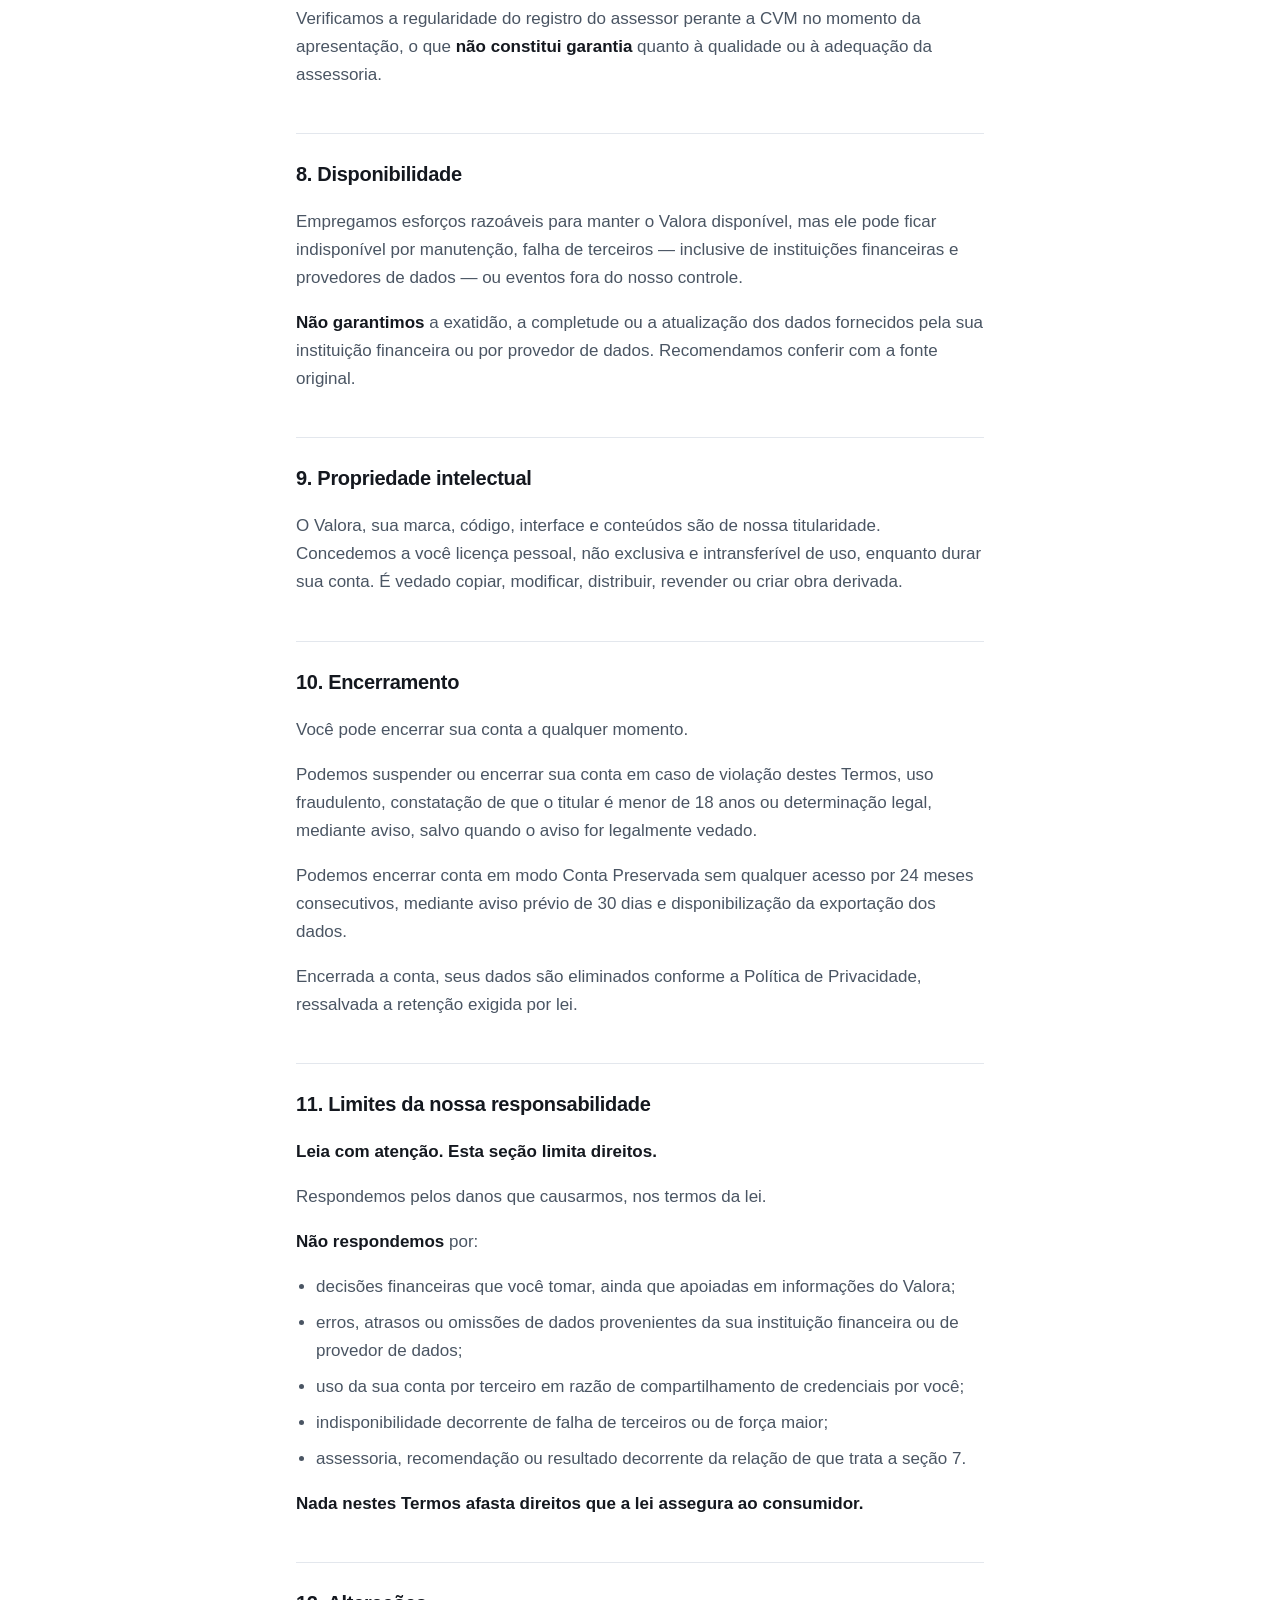
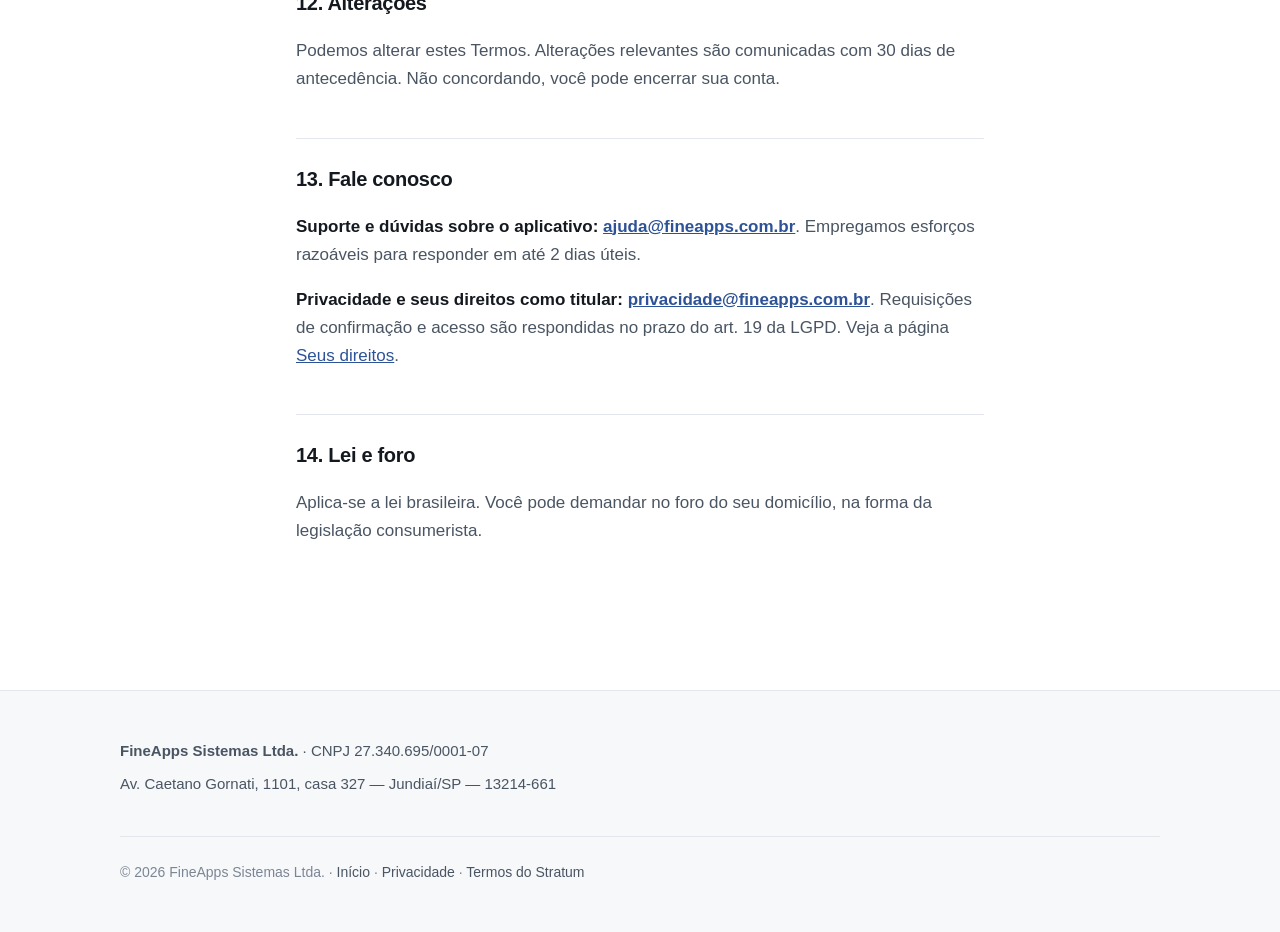
<file: termos-valora.html>
<!DOCTYPE html>
<html lang="pt-BR">
<head>
<meta charset="utf-8">
<meta name="viewport" content="width=device-width, initial-scale=1">
<title>Termos de Uso do Valora — FineApps Sistemas</title>
<meta name="description" content="Termos de uso do Valora, aplicativo de organização de finanças pessoais da FineApps Sistemas Ltda.">
<link rel="stylesheet" href="style.css">
</head>
<body>

<a class="pular-para-conteudo" href="#conteudo">Pular para o conteúdo</a>

<header class="cabecalho">
  <div class="envoltorio">
    <a class="marca" href="index.html">FineApps <span>Sistemas</span></a>
    <nav class="navegacao" aria-label="Principal">
      <a href="index.html">Início</a>
      <a href="privacidade.html">Privacidade</a>
      <a href="direitos.html">Seus direitos</a>
      <a href="seguranca.html">Segurança</a>
    </nav>
  </div>
</header>

<main id="conteudo" class="documento-longo">
  <div class="envoltorio coluna-texto">

    <h1>Termos de Uso do Valora</h1>
    <p class="vigencia">Vigente desde 20 de agosto de 2026 · Versão 1</p>

    <div class="caixa">
      <p>
        <strong>Estes Termos valem tanto para quem contrata o Valora diretamente quanto para quem
        recebe o acesso custeado pelo empregador.</strong>
      </p>
      <p>
        Em qualquer dos casos, <strong>a relação é sempre entre você e a FineApps</strong>. Seu
        empregador custeia a licença, mas não é parte deste contrato e não decide nada sobre seus
        dados.
      </p>
    </div>

    <h2>1. Quem somos</h2>
    <p>
      O Valora é um aplicativo de <strong>organização de finanças pessoais</strong>, de
      titularidade da <strong>FineApps Sistemas Ltda.</strong>, CNPJ 27.340.695/0001-07,
      Av. Caetano Gornati, 1101, casa 327, Jundiaí/SP, CEP 13214-661.
    </p>
    <p>
      Ao criar sua conta você celebra um contrato conosco. Leia com atenção, em especial as
      seções <strong>3, 4, 8 e 11</strong>, que limitam o que o Valora faz e o que podemos fazer.
    </p>

    <h2>2. Quem pode usar</h2>
    <p>
      O Valora destina-se a <strong>pessoas naturais maiores de 18 anos</strong>, residentes no
      Brasil, com capacidade civil plena.
    </p>
    <p>
      A verificação da idade não se dá por simples declaração sua: utilizamos elementos objetivos
      já presentes na contratação — titularidade do meio de pagamento, titularidade da conta
      bancária conectada e, no acesso custeado por empregador, a existência de vínculo laboral
      regular.
    </p>
    <p>
      Identificado que a conta pertence a menor de 18 anos, ela será encerrada e os dados
      eliminados, ressalvada a retenção exigida por lei.
    </p>
    <p>Cada pessoa pode manter uma única conta, de uso pessoal e intransferível.</p>

    <h2>3. O que o Valora não é</h2>
    <p><strong>Leia com atenção. Esta seção limita o alcance do serviço.</strong></p>
    <p>
      O Valora <strong>não é instituição financeira</strong>, não é banco, não é meio de pagamento
      e <strong>não movimenta dinheiro</strong>. Não realizamos transferências, pagamentos,
      investimentos ou qualquer operação nas suas contas.
    </p>
    <p>
      O acesso a dados bancários, quando você o autoriza, é <strong>exclusivamente de
      leitura</strong>. A autorização é concedida por você no ambiente da sua instituição
      financeira e pode ser revogada por você a qualquer momento, no mesmo ambiente.
    </p>
    <p>
      <strong>O Valora não presta consultoria ou recomendação de investimentos.</strong> Não
      indicamos ativos, produtos financeiros, aplicações ou operações, nem avaliamos seu perfil
      para essa finalidade. As informações apresentadas são organizacionais e educativas. Sobre a
      apresentação de assessor de investimentos, veja a seção 7.
    </p>
    <p>
      O Valora <strong>não presta consultoria financeira, contábil, tributária ou jurídica</strong>,
      nem substitui profissional habilitado.
    </p>
    <p>
      Categorizações, projeções, metas e alertas são <strong>sugestões automatizadas</strong>,
      geradas a partir dos seus próprios dados, e podem conter imprecisões.
      <strong>A decisão é sempre sua.</strong>
    </p>

    <h2>4. Suas responsabilidades</h2>
    <ul>
      <li>Manter a confidencialidade das suas credenciais e não compartilhá-las.</li>
      <li>Conferir as informações apresentadas antes de tomar qualquer decisão com base nelas.</li>
      <li>Não usar o Valora para fins ilícitos, nem tentar acessar dados de terceiros, burlar mecanismos de segurança ou realizar engenharia reversa.</li>
      <li>Comunicar-nos imediatamente qualquer uso não autorizado da sua conta.</li>
    </ul>

    <h2>5. Seus dados</h2>
    <p>
      O tratamento dos seus dados está descrito na
      <a href="privacidade.html">Política de Privacidade</a>, que integra estes Termos.
    </p>
    <p>
      <strong>Seus dados são seus.</strong> Você pode exportá-los a qualquer momento, em qualquer
      plano, inclusive no período de teste e no modo Conta Preservada, sem custo. E pode solicitar
      a exclusão da conta quando quiser.
    </p>
    <p>
      <strong>Se o seu acesso é custeado pelo seu empregador:</strong> ele não tem e não terá
      acesso aos seus dados financeiros, transações, categorias, metas ou anotações. Ele também
      não sabe se você aderiu, com que frequência acessa, nem se contratou funcionalidades
      adicionais — o valor que ele paga não depende de nada disso. Sua adesão é voluntária e a
      recusa não pode gerar qualquer consequência para você.
    </p>
    <p>
      <strong>O suporte é prestado diretamente por nós a você.</strong> Seu empregador não é canal
      de atendimento do Valora e não deve ser procurado para questões relativas ao aplicativo ou
      às suas finanças.
    </p>

    <h2>6. Planos, teste, pagamento e cancelamento</h2>

    <h3>Período de teste</h3>
    <p>
      <strong>14 dias, sem custo e sem necessidade de cartão de crédito</strong>, com acesso às
      funcionalidades do plano individual, exceto a sincronização automática por Open Finance. Ao
      término, o acesso é convertido em plano pago mediante sua contratação; não havendo
      contratação, a conta migra para o modo Conta Preservada.
    </p>

    <h3>Plano individual</h3>
    <p>
      Contratado e custeado por você, nas condições e preços informados no momento da contratação.
    </p>

    <h3>Módulo Open Finance</h3>
    <p>
      Funcionalidade opcional de sincronização automática com suas instituições financeiras,
      <strong>contratada e custeada sempre por você</strong>, em qualquer modalidade — inclusive
      quando o seu acesso for custeado por empregador.
    </p>

    <h3>Acesso custeado por empregador</h3>
    <p>
      Com o escopo funcional definido no contrato firmado entre nós e ele, sem qualquer custo para
      você, ressalvado o módulo acima.
    </p>

    <h3>Modo Conta Preservada</h3>
    <p>
      Estado em que a conta permanece quando não há plano vigente. <strong>Não é um plano e não é
      oferecido comercialmente.</strong>
    </p>
    <p>
      Nesse estado você mantém acesso à conta, visualização de todo o histórico já registrado,
      lançamento manual e exportação integral dos dados. Ficam suspensas a importação de extrato,
      a categorização automática, o planejamento e qualquer sincronização.
      <strong>Seus dados não são eliminados por efeito da migração para este modo.</strong>
    </p>

    <h3>Cancelamento</h3>
    <p>
      <strong>Você pode cancelar a qualquer momento</strong>, pelo próprio aplicativo, sem multa.
      O cancelamento produz efeitos ao fim do período já pago, sem reembolso proporcional, salvo
      o direito de arrependimento abaixo — e a conta migra para o modo Conta Preservada.
    </p>

    <h3>Direito de arrependimento</h3>
    <p>
      Contratando pela internet, você pode desistir em <strong>até 7 (sete) dias</strong> contados
      da contratação, com <strong>devolução integral</strong> do valor pago, nos termos do art. 49
      do Código de Defesa do Consumidor. Basta solicitar pelo canal da seção 13.
    </p>

    <h3>Se o custeio pelo empregador cessar</h3>
    <p>
      Por desligamento ou pelo encerramento do contrato dele conosco, você será notificado e terá
      <strong>30 dias</strong> de acesso integral mantido. Nesse período pode migrar para o plano
      individual, eventualmente em condição promocional que venhamos a oferecer. Não havendo
      migração, a conta passa ao modo Conta Preservada, <strong>sem eliminação dos seus
      dados</strong>.
    </p>

    <h2>7. Apresentação de assessor de investimentos</h2>
    <p>
      O Valora pode apresentar a você a possibilidade de contato com assessor de investimentos
      registrado na Comissão de Valores Mobiliários, nos termos da Resolução CVM nº 178/2023.
    </p>
    <p>
      <strong>A apresentação depende de manifestação sua, específica e separada do aceite destes
      Termos.</strong> Sem ela, nenhum dado seu é compartilhado e nenhum contato é realizado.
    </p>
    <p>Você deve saber, antes de decidir:</p>
    <ul>
      <li>o assessor é <strong>preposto de instituição intermediária</strong> — corretora ou distribuidora — à qual está vinculado, e é <strong>remunerado por ela</strong>, usualmente por comissão sobre as operações que você realizar;</li>
      <li><strong>a FineApps não recebe nenhuma remuneração, comissão, participação ou vantagem</strong> pela apresentação ou por qualquer negócio dela decorrente;</li>
      <li>a FineApps não avalia, não endossa e não responde pela assessoria prestada, pelas recomendações feitas ou pelos resultados obtidos;</li>
      <li>a relação que você vier a estabelecer com o assessor e com a instituição a que ele se vincula é exclusivamente entre vocês;</li>
      <li>você não tem obrigação alguma de aceitar a apresentação, e sua recusa não afeta em nada o seu uso do Valora.</li>
    </ul>
    <p>
      Verificamos a regularidade do registro do assessor perante a CVM no momento da apresentação,
      o que <strong>não constitui garantia</strong> quanto à qualidade ou à adequação da assessoria.
    </p>

    <h2>8. Disponibilidade</h2>
    <p>
      Empregamos esforços razoáveis para manter o Valora disponível, mas ele pode ficar
      indisponível por manutenção, falha de terceiros — inclusive de instituições financeiras e
      provedores de dados — ou eventos fora do nosso controle.
    </p>
    <p>
      <strong>Não garantimos</strong> a exatidão, a completude ou a atualização dos dados
      fornecidos pela sua instituição financeira ou por provedor de dados. Recomendamos conferir
      com a fonte original.
    </p>

    <h2>9. Propriedade intelectual</h2>
    <p>
      O Valora, sua marca, código, interface e conteúdos são de nossa titularidade. Concedemos a
      você licença pessoal, não exclusiva e intransferível de uso, enquanto durar sua conta.
      É vedado copiar, modificar, distribuir, revender ou criar obra derivada.
    </p>

    <h2>10. Encerramento</h2>
    <p>Você pode encerrar sua conta a qualquer momento.</p>
    <p>
      Podemos suspender ou encerrar sua conta em caso de violação destes Termos, uso fraudulento,
      constatação de que o titular é menor de 18 anos ou determinação legal, mediante aviso, salvo
      quando o aviso for legalmente vedado.
    </p>
    <p>
      Podemos encerrar conta em modo Conta Preservada sem qualquer acesso por 24 meses
      consecutivos, mediante aviso prévio de 30 dias e disponibilização da exportação dos dados.
    </p>
    <p>
      Encerrada a conta, seus dados são eliminados conforme a Política de Privacidade, ressalvada
      a retenção exigida por lei.
    </p>

    <h2>11. Limites da nossa responsabilidade</h2>
    <p><strong>Leia com atenção. Esta seção limita direitos.</strong></p>
    <p>Respondemos pelos danos que causarmos, nos termos da lei.</p>
    <p><strong>Não respondemos</strong> por:</p>
    <ul>
      <li>decisões financeiras que você tomar, ainda que apoiadas em informações do Valora;</li>
      <li>erros, atrasos ou omissões de dados provenientes da sua instituição financeira ou de provedor de dados;</li>
      <li>uso da sua conta por terceiro em razão de compartilhamento de credenciais por você;</li>
      <li>indisponibilidade decorrente de falha de terceiros ou de força maior;</li>
      <li>assessoria, recomendação ou resultado decorrente da relação de que trata a seção 7.</li>
    </ul>
    <p><strong>Nada nestes Termos afasta direitos que a lei assegura ao consumidor.</strong></p>

    <h2>12. Alterações</h2>
    <p>
      Podemos alterar estes Termos. Alterações relevantes são comunicadas com 30 dias de
      antecedência. Não concordando, você pode encerrar sua conta.
    </p>

    <h2>13. Fale conosco</h2>
    <p>
      <strong>Suporte e dúvidas sobre o aplicativo:</strong>
      <a class="email" href="mailto:ajuda@fineapps.com.br">ajuda@fineapps.com.br</a>.
      Empregamos esforços razoáveis para responder em até 2 dias úteis.
    </p>
    <p>
      <strong>Privacidade e seus direitos como titular:</strong>
      <a class="email" href="mailto:privacidade@fineapps.com.br">privacidade@fineapps.com.br</a>.
      Requisições de confirmação e acesso são respondidas no prazo do art. 19 da LGPD.
      Veja a página <a href="direitos.html">Seus direitos</a>.
    </p>

    <h2>14. Lei e foro</h2>
    <p>
      Aplica-se a lei brasileira. Você pode demandar no foro do seu domicílio, na forma da
      legislação consumerista.
    </p>

  </div>
</main>

<footer class="rodape">
  <div class="envoltorio">
    <p><strong>FineApps Sistemas Ltda.</strong> · CNPJ 27.340.695/0001-07</p>
    <p>Av. Caetano Gornati, 1101, casa 327 — Jundiaí/SP — 13214-661</p>
    <p class="aviso-legal">
      © 2026 FineApps Sistemas Ltda. ·
      <a href="index.html">Início</a> ·
      <a href="privacidade.html">Privacidade</a> ·
      <a href="termos-stratum.html">Termos do Stratum</a>
    </p>
  </div>
</footer>

</body>
</html>
</file>
<file: style.css>
/* FineApps Sistemas Ltda. — folha de estilo do site institucional */

:root {
  --tinta:        #14181f;
  --tinta-suave:  #4a5563;
  --tinta-fraca:  #7b8695;
  --papel:        #ffffff;
  --papel-suave:  #f7f8fa;
  --linha:        #e3e7ed;
  --marca:        #1f3864;
  --marca-clara:  #2d5296;
  --destaque:     #f5f9ff;
  --largura:      68rem;
  --largura-texto: 46rem;
}

*, *::before, *::after { box-sizing: border-box; }

html { -webkit-text-size-adjust: 100%; scroll-behavior: smooth; }

body {
  margin: 0;
  font-family: -apple-system, BlinkMacSystemFont, "Segoe UI", Inter, Roboto, Helvetica, Arial, sans-serif;
  font-size: 1.0625rem;
  line-height: 1.65;
  color: var(--tinta);
  background: var(--papel);
  font-feature-settings: "kern", "liga";
}

/* ---------- estrutura ---------- */

.envoltorio { max-width: var(--largura); margin: 0 auto; padding: 0 1.5rem; }
.coluna-texto { max-width: var(--largura-texto); }

/* ---------- cabeçalho ---------- */

.cabecalho {
  border-bottom: 1px solid var(--linha);
  background: rgba(255,255,255,.92);
  backdrop-filter: saturate(180%) blur(8px);
  position: sticky; top: 0; z-index: 10;
}
.cabecalho .envoltorio {
  display: flex; align-items: center; justify-content: space-between;
  gap: 1.5rem; min-height: 4.25rem; flex-wrap: wrap;
}
.marca {
  font-weight: 650; font-size: 1.15rem; letter-spacing: -.02em;
  color: var(--marca); text-decoration: none; white-space: nowrap;
}
.marca span { color: var(--tinta-fraca); font-weight: 400; }
.navegacao { display: flex; gap: 1.5rem; flex-wrap: wrap; }
.navegacao a {
  color: var(--tinta-suave); text-decoration: none;
  font-size: .9375rem; padding: .25rem 0;
  border-bottom: 2px solid transparent;
}
.navegacao a:hover { color: var(--marca); border-bottom-color: var(--marca); }
.navegacao a[aria-current="page"] { color: var(--marca); border-bottom-color: var(--marca); }

/* ---------- abertura ---------- */

.abertura { padding: 5rem 0 4rem; border-bottom: 1px solid var(--linha); }
.abertura h1 {
  font-size: clamp(2rem, 5vw, 2.9rem); line-height: 1.15;
  letter-spacing: -.03em; margin: 0 0 1.25rem; font-weight: 680;
}
.abertura .linha-fina {
  font-size: clamp(1.05rem, 2.2vw, 1.25rem);
  color: var(--tinta-suave); margin: 0; max-width: 42rem;
}

/* ---------- seções ---------- */

.secao { padding: 4rem 0; border-bottom: 1px solid var(--linha); }
.secao:last-of-type { border-bottom: 0; }
.secao h2 {
  font-size: 1.5rem; letter-spacing: -.02em; margin: 0 0 1.5rem; font-weight: 650;
}
.secao h3 { font-size: 1.125rem; margin: 2rem 0 .75rem; font-weight: 620; }
.rotulo {
  text-transform: uppercase; letter-spacing: .09em; font-size: .75rem;
  font-weight: 620; color: var(--tinta-fraca); margin: 0 0 .75rem;
}

/* ---------- produtos ---------- */

.produtos { display: grid; gap: 1.5rem; grid-template-columns: repeat(auto-fit, minmax(19rem, 1fr)); }
.produto {
  border: 1px solid var(--linha); border-radius: 10px;
  padding: 1.75rem; background: var(--papel-suave);
}
.produto h3 { margin: 0 0 .25rem; font-size: 1.25rem; color: var(--marca); }
.produto .publico {
  font-size: .8125rem; color: var(--tinta-fraca);
  text-transform: uppercase; letter-spacing: .07em; margin: 0 0 1rem;
}
.produto p { margin: 0 0 .75rem; color: var(--tinta-suave); }
.produto p:last-child { margin-bottom: 0; }

/* ---------- documentos ---------- */

.documentos { display: grid; gap: 1rem; grid-template-columns: repeat(auto-fit, minmax(17rem, 1fr)); }
.documento {
  display: block; border: 1px solid var(--linha); border-radius: 10px;
  padding: 1.25rem 1.375rem; text-decoration: none; color: inherit;
  transition: border-color .15s, background .15s;
}
.documento:hover { border-color: var(--marca-clara); background: var(--destaque); }
.documento strong { display: block; color: var(--marca); margin-bottom: .25rem; font-weight: 620; }
.documento span { font-size: .9375rem; color: var(--tinta-suave); }

/* ---------- caixa de destaque ---------- */

.caixa {
  background: var(--destaque); border: 1px solid #d3e0f3;
  border-radius: 10px; padding: 1.5rem;
}
.caixa p:first-child { margin-top: 0; }
.caixa p:last-child { margin-bottom: 0; }

/* ---------- documento longo ---------- */

.documento-longo { padding: 3.5rem 0 4rem; }
.documento-longo h1 {
  font-size: clamp(1.75rem, 4vw, 2.25rem); letter-spacing: -.025em;
  margin: 0 0 .5rem; font-weight: 680; line-height: 1.2;
}
.vigencia { color: var(--tinta-fraca); font-size: .9375rem; margin: 0 0 2.5rem; }
.documento-longo h2 {
  font-size: 1.25rem; margin: 2.75rem 0 1rem; font-weight: 650;
  letter-spacing: -.015em; padding-top: 1.5rem; border-top: 1px solid var(--linha);
}
.documento-longo h2:first-of-type { border-top: 0; padding-top: 0; }
.documento-longo h3 { font-size: 1.0625rem; margin: 1.75rem 0 .5rem; font-weight: 620; }
.documento-longo p, .documento-longo li { color: var(--tinta-suave); }
.documento-longo strong { color: var(--tinta); font-weight: 620; }
.documento-longo ul, .documento-longo ol { padding-left: 1.25rem; }
.documento-longo li { margin-bottom: .5rem; }

/* ---------- tabela ---------- */

.tabela-envoltorio { overflow-x: auto; margin: 1.5rem 0; }
table { border-collapse: collapse; width: 100%; font-size: .9375rem; }
th, td {
  text-align: left; padding: .75rem .875rem;
  border-bottom: 1px solid var(--linha); vertical-align: top;
}
th { font-weight: 620; color: var(--tinta); background: var(--papel-suave); white-space: nowrap; }
td { color: var(--tinta-suave); }

/* ---------- rodapé ---------- */

.rodape {
  border-top: 1px solid var(--linha); background: var(--papel-suave);
  padding: 3rem 0 2.5rem; margin-top: 4rem; font-size: .9375rem;
}
.rodape-grade {
  display: grid; gap: 2.5rem;
  grid-template-columns: repeat(auto-fit, minmax(14rem, 1fr));
}
.rodape h4 {
  font-size: .75rem; text-transform: uppercase; letter-spacing: .09em;
  color: var(--tinta-fraca); margin: 0 0 .875rem; font-weight: 620;
}
.rodape ul { list-style: none; padding: 0; margin: 0; }
.rodape li { margin-bottom: .5rem; }
.rodape a { color: var(--tinta-suave); text-decoration: none; }
.rodape a:hover { color: var(--marca); text-decoration: underline; }
.rodape p { margin: 0 0 .5rem; color: var(--tinta-suave); }
.rodape .aviso-legal {
  margin-top: 2.5rem; padding-top: 1.5rem; border-top: 1px solid var(--linha);
  color: var(--tinta-fraca); font-size: .875rem;
}

/* ---------- utilidades ---------- */

a { color: var(--marca-clara); }
a:hover { color: var(--marca); }
.email { font-weight: 620; white-space: nowrap; }
.pular-para-conteudo {
  position: absolute; left: -9999px; top: 0;
  background: var(--marca); color: #fff; padding: .75rem 1.25rem; z-index: 20;
}
.pular-para-conteudo:focus { left: 0; }

@media (max-width: 34rem) {
  .cabecalho .envoltorio { min-height: auto; padding-top: .875rem; padding-bottom: .875rem; }
  .navegacao { gap: 1rem; }
  .abertura { padding: 3.5rem 0 3rem; }
  .secao { padding: 3rem 0; }
}

@media print {
  .cabecalho, .rodape .rodape-grade, .pular-para-conteudo { display: none; }
  body { font-size: 11pt; color: #000; }
  a { color: #000; text-decoration: underline; }
}
</file>
